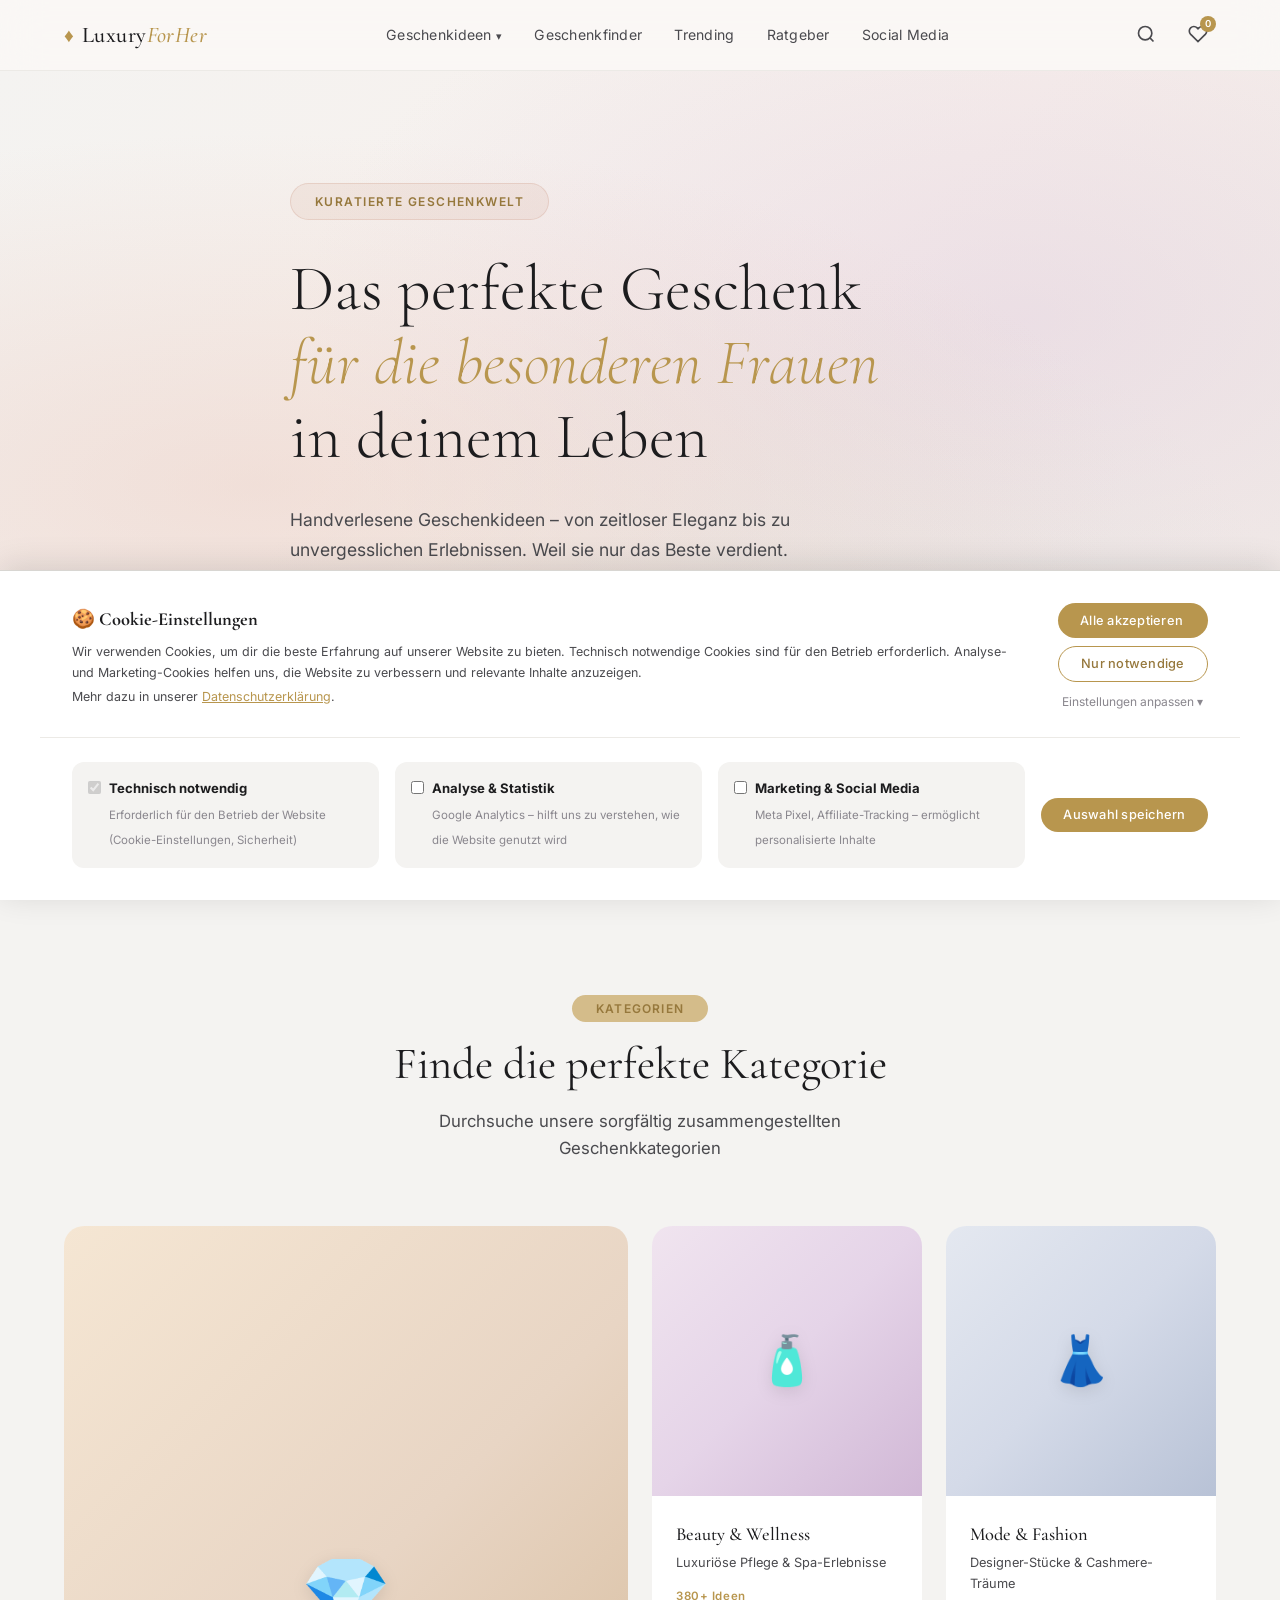
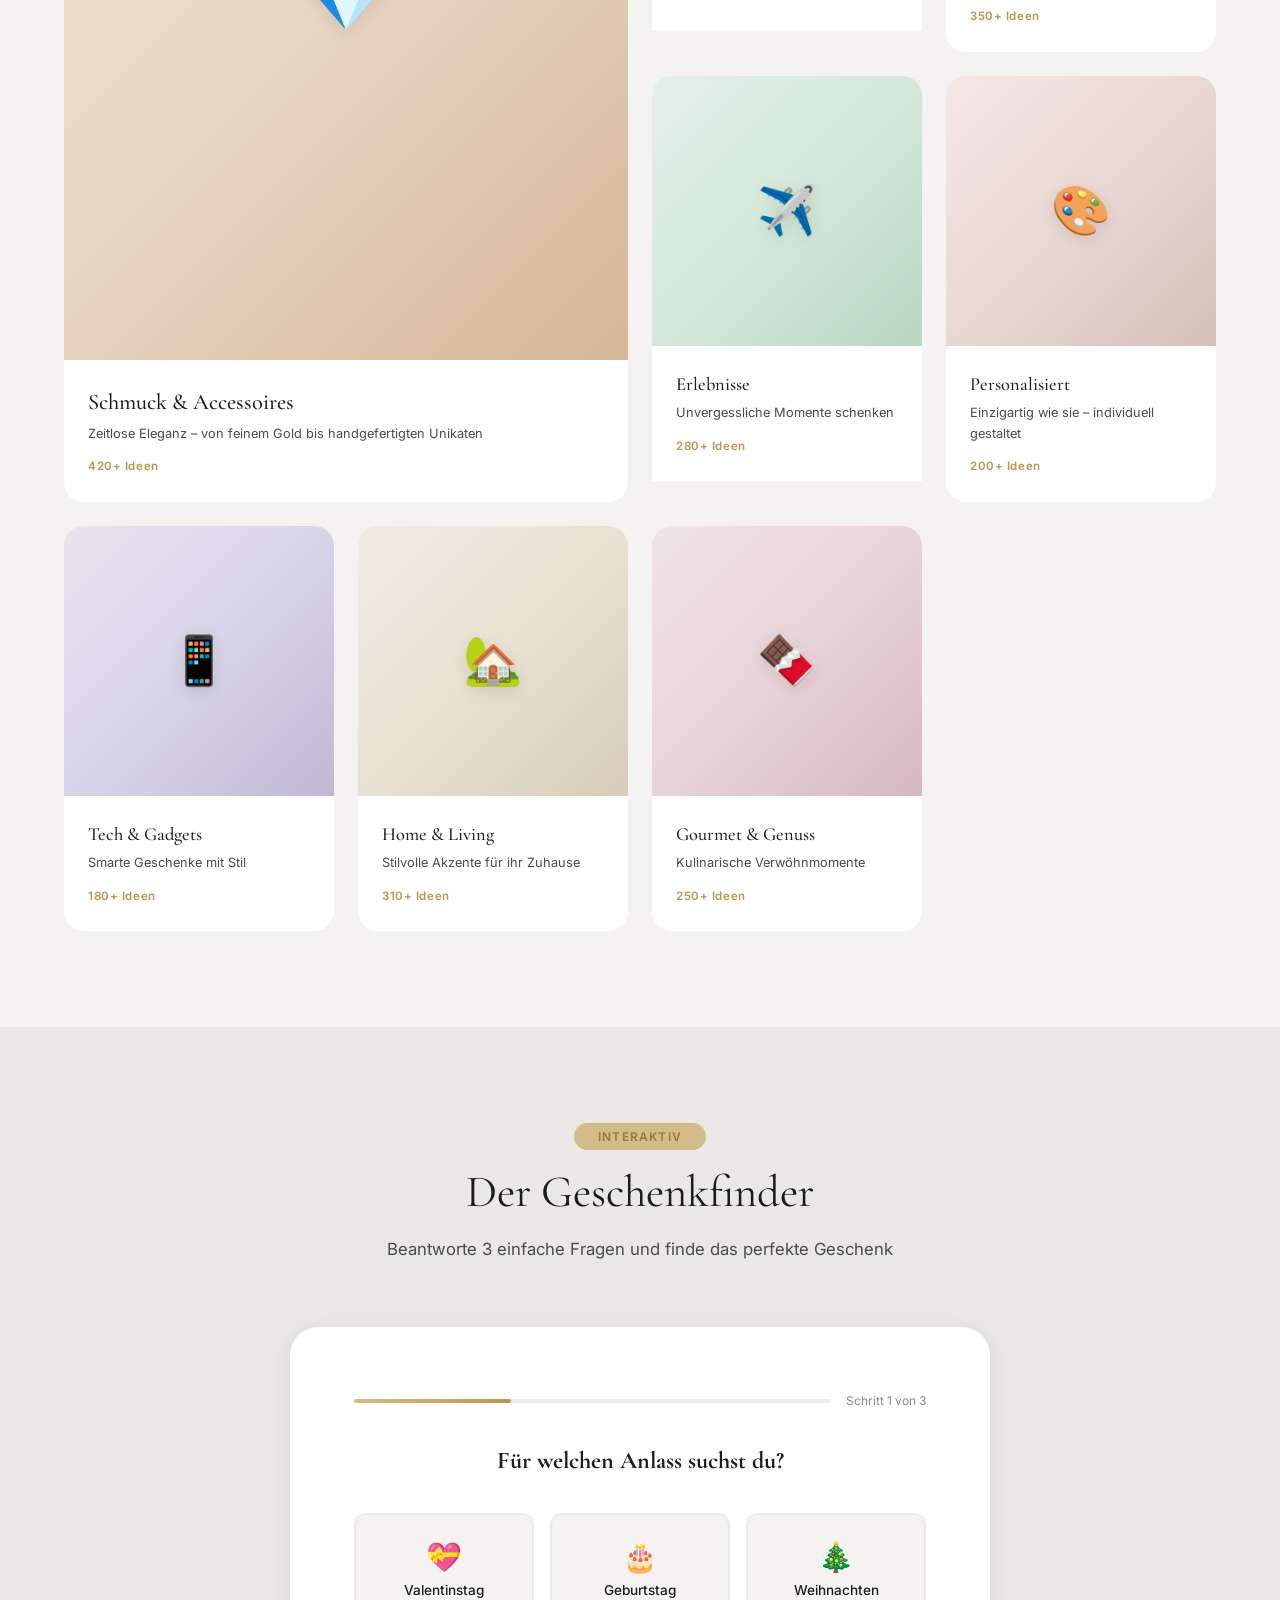
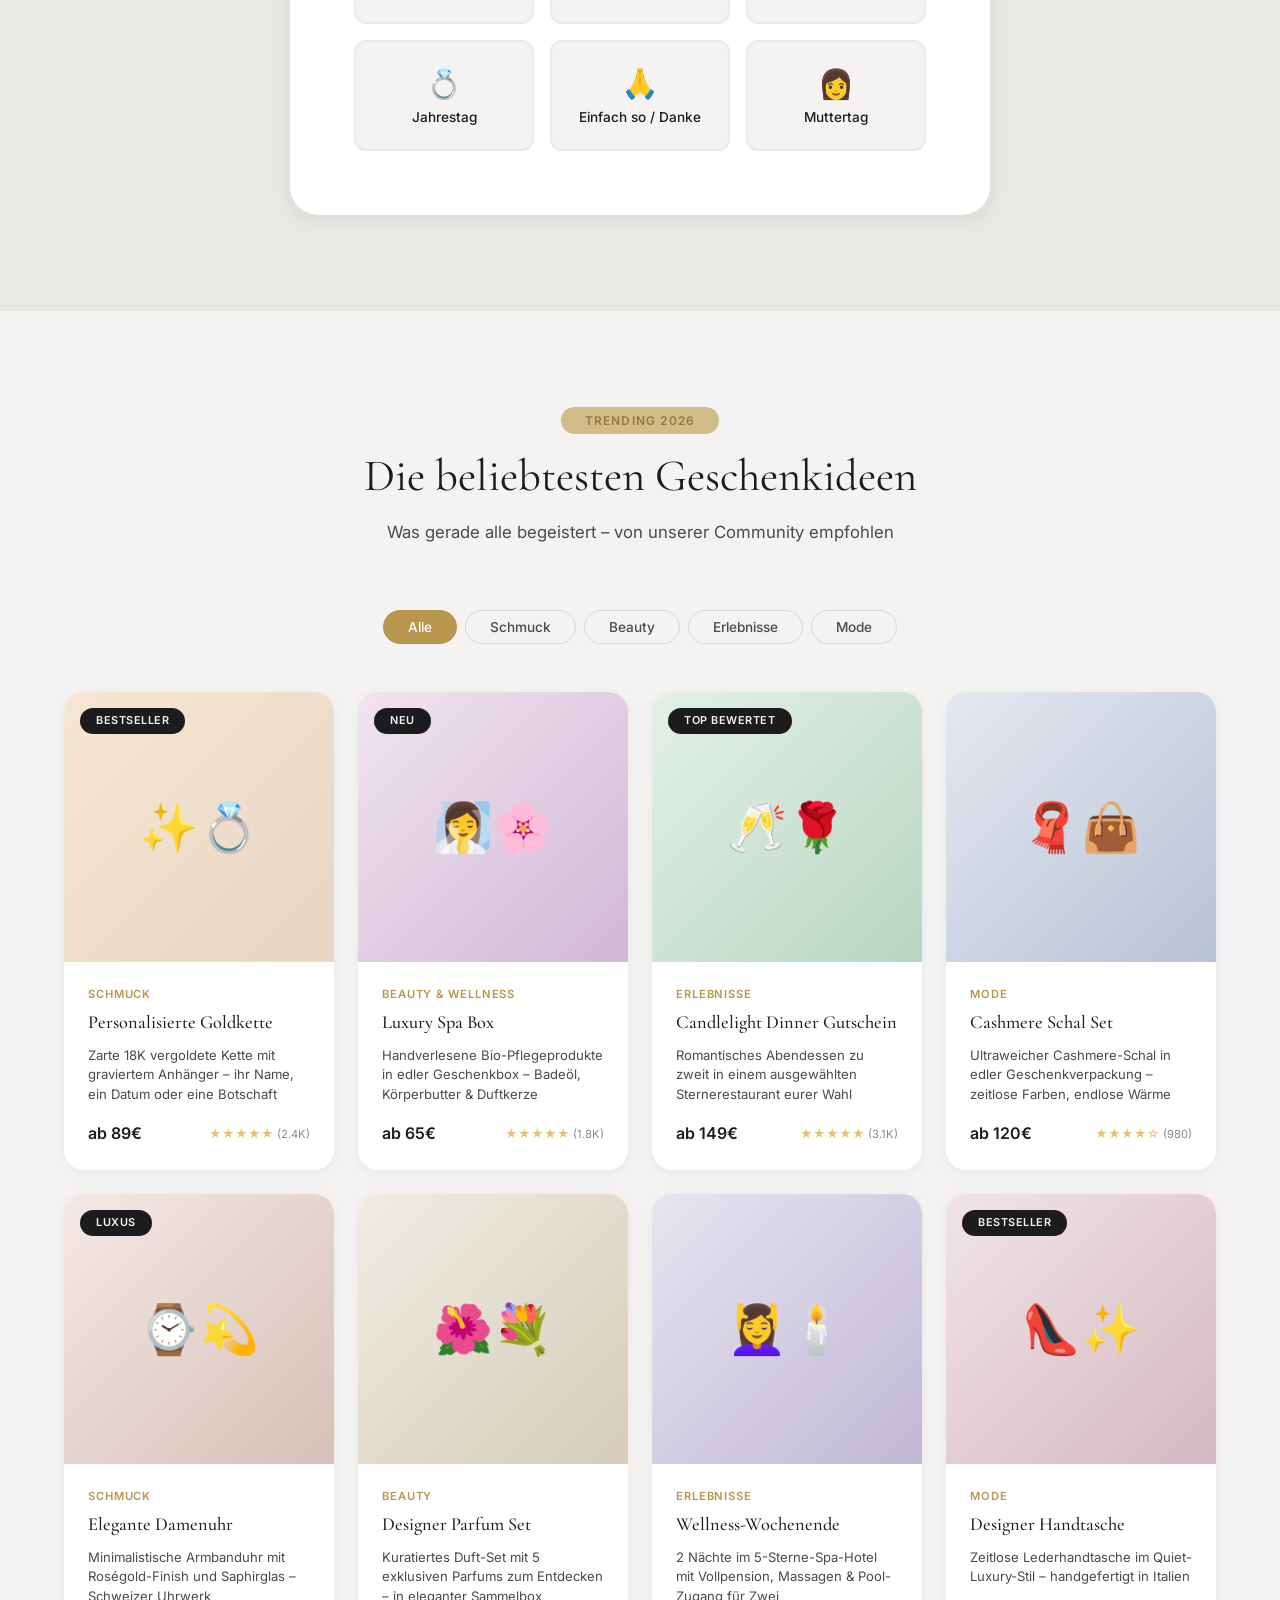
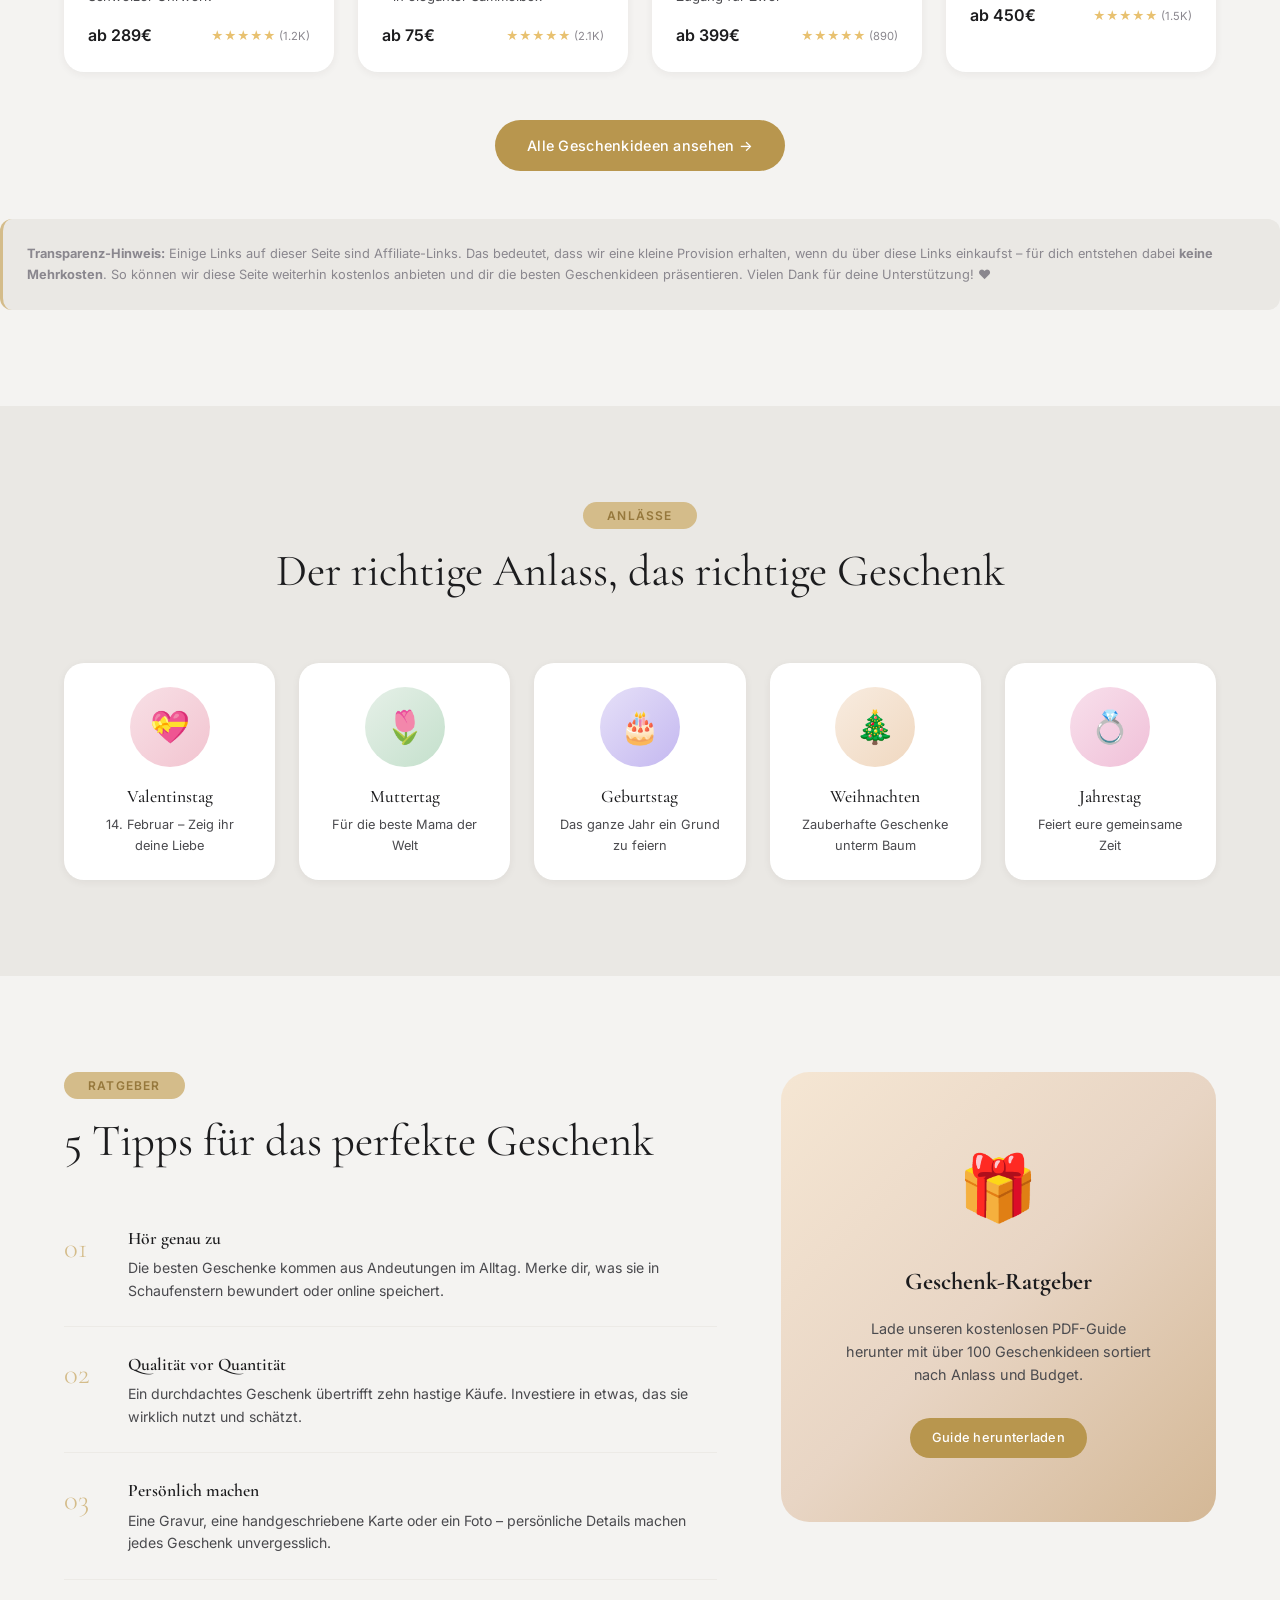
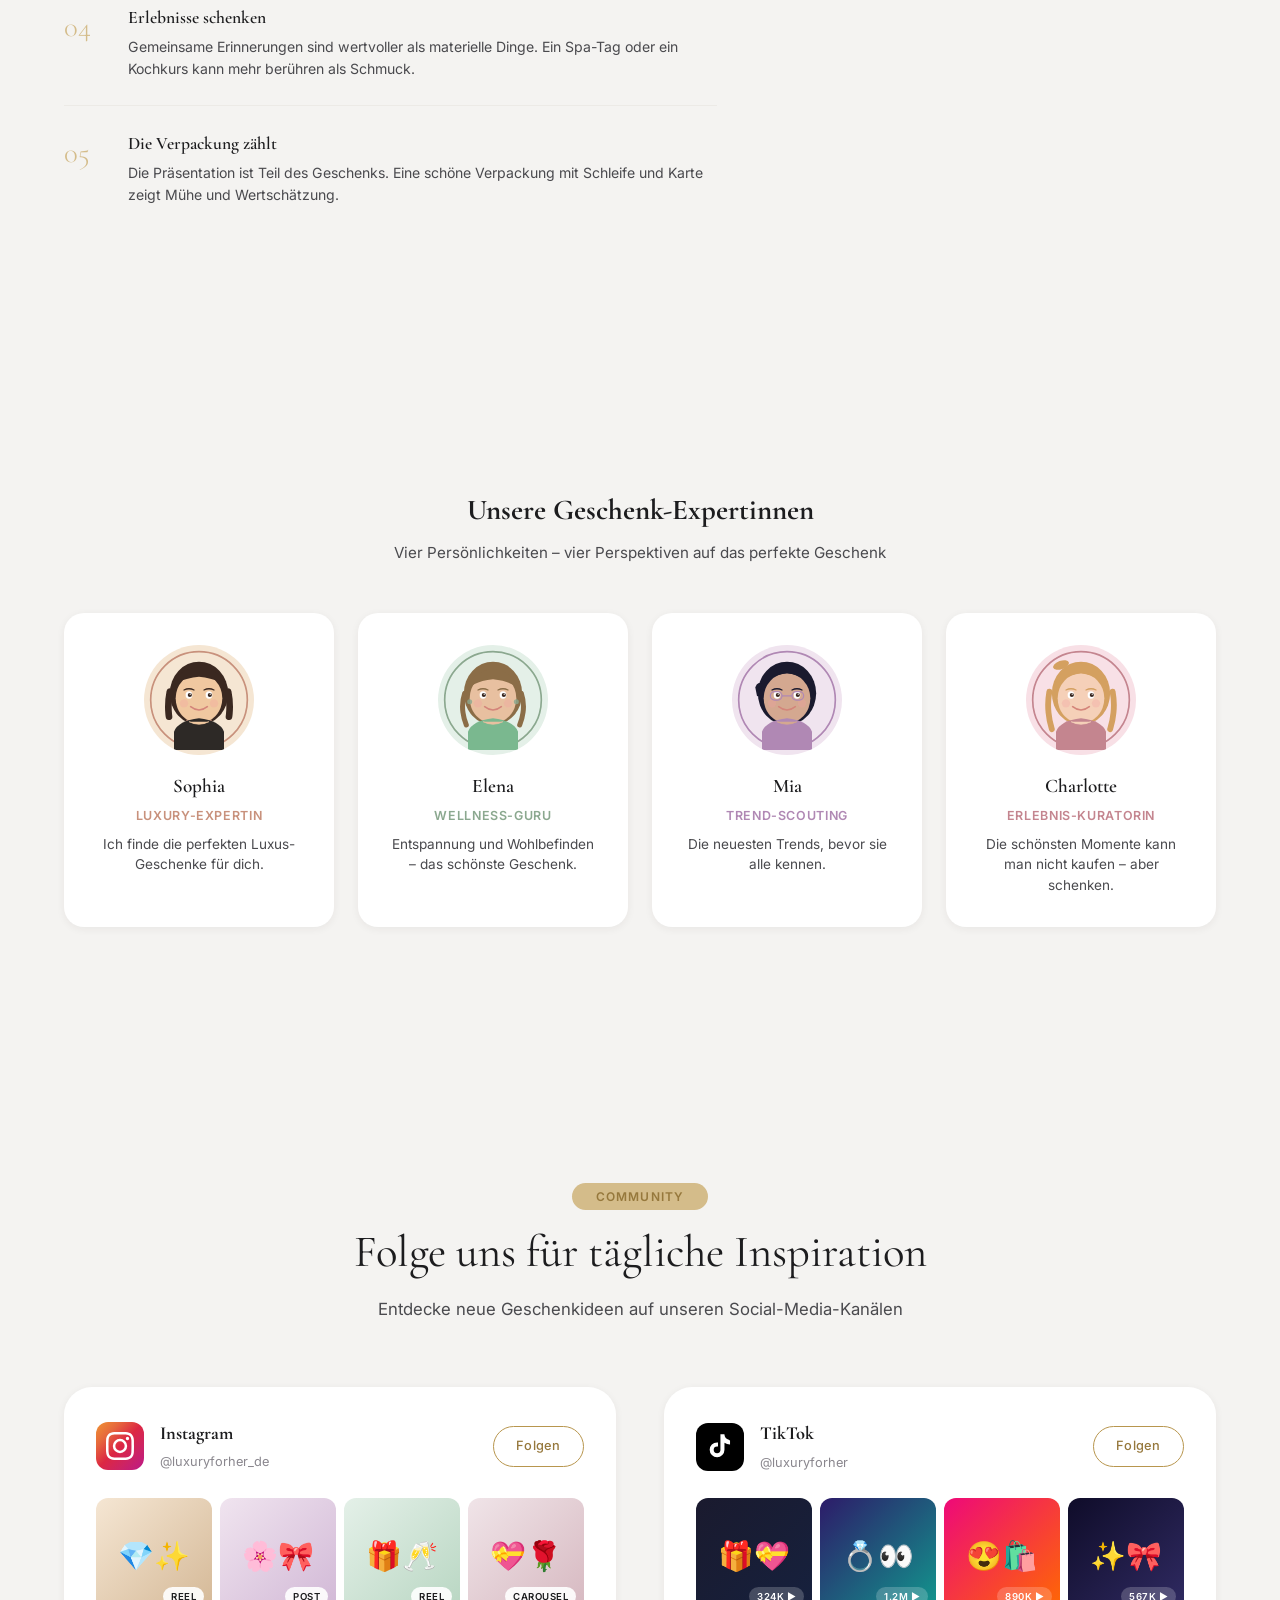
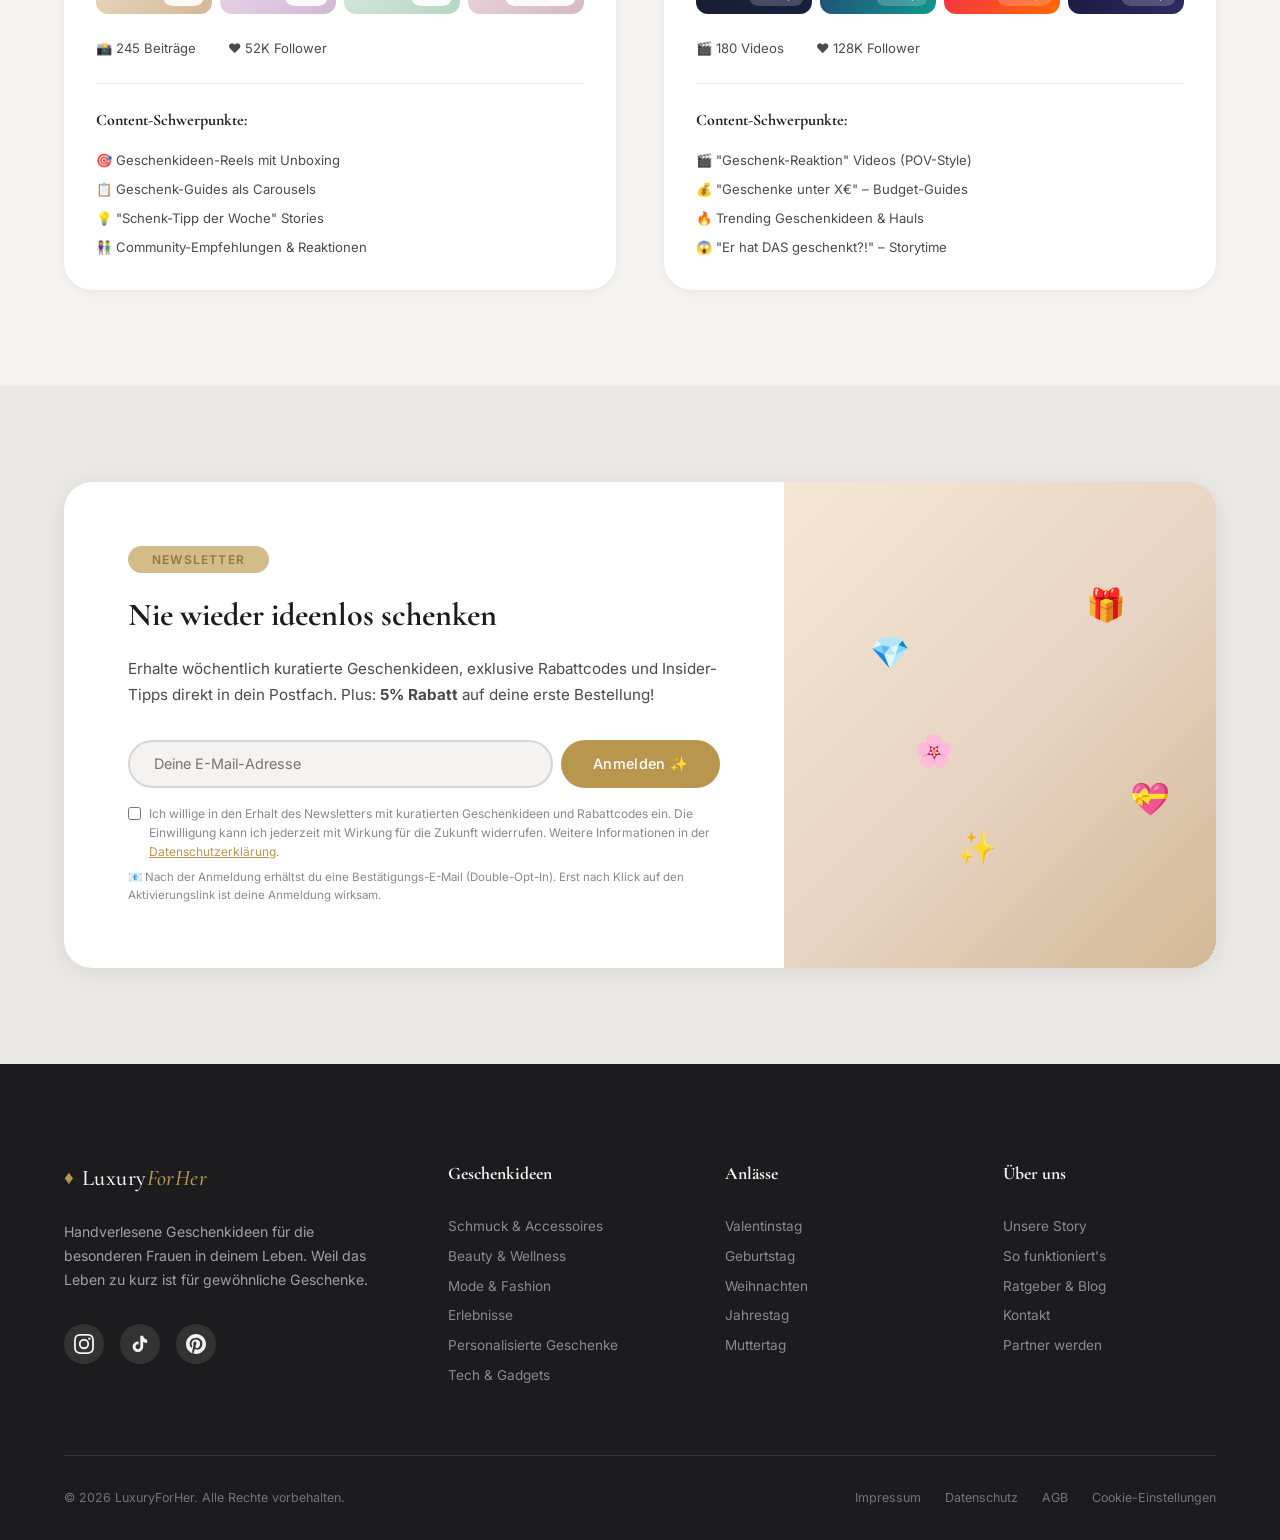
<file: index.html>
<!DOCTYPE html>
<html lang="de">
<head>
    <meta charset="UTF-8">
    <meta name="viewport" content="width=device-width, initial-scale=1.0">
    <title>LuxuryForHer – Exklusive Geschenkideen für Frauen</title>
    <meta name="description" content="Entdecke handverlesene Geschenkideen für Frauen. Von luxuriöser Schmuckkunst bis hin zu personalisierten Erlebnissen – finde das perfekte Geschenk für sie.">
    <meta name="keywords" content="Geschenke für Frauen, Luxus Geschenke, Geschenkideen, Valentinstag, Geburtstag, Weihnachten">
    <meta property="og:title" content="LuxuryForHer – Exklusive Geschenkideen für Frauen">
    <meta property="og:description" content="Handverlesene Geschenkideen für die besonderen Frauen in deinem Leben.">
    <meta property="og:type" content="website">
    <link rel="preconnect" href="https://fonts.googleapis.com">
    <link rel="preconnect" href="https://fonts.gstatic.com" crossorigin>
    <link href="https://fonts.googleapis.com/css2?family=Cormorant+Garamond:ital,wght@0,300;0,400;0,500;0,600;0,700;1,300;1,400&family=Inter:wght@300;400;500;600&display=swap" rel="stylesheet">
    <link rel="stylesheet" href="css/style.css">
    <link rel="stylesheet" href="css/avatars.css">
    <link rel="icon" href="data:image/svg+xml,<svg xmlns='http://www.w3.org/2000/svg' viewBox='0 0 100 100'><text y='.9em' font-size='90'>🎁</text></svg>">
</head>
<body>
    <!-- Navigation -->
    <header class="header" id="header">
        <nav class="nav container">
            <a href="index.html" class="nav__logo">
                <span class="logo-icon">♦</span>
                <span class="logo-text">Luxury<em>ForHer</em></span>
            </a>

            <div class="nav__menu" id="nav-menu">
                <ul class="nav__list">
                    <li class="nav__item nav__item--dropdown">
                        <a href="#kategorien" class="nav__link">Geschenkideen <span class="dropdown-arrow">▾</span></a>
                        <div class="dropdown">
                            <div class="dropdown__grid">
                                <div class="dropdown__column">
                                    <h4>Nach Anlass</h4>
                                    <a href="pages/kategorie.html?cat=valentinstag">Valentinstag</a>
                                    <a href="pages/kategorie.html?cat=geburtstag">Geburtstag</a>
                                    <a href="pages/kategorie.html?cat=weihnachten">Weihnachten</a>
                                    <a href="pages/kategorie.html?cat=jahrestag">Jahrestag</a>
                                    <a href="pages/kategorie.html?cat=muttertag">Muttertag</a>
                                </div>
                                <div class="dropdown__column">
                                    <h4>Nach Kategorie</h4>
                                    <a href="pages/kategorie.html?cat=schmuck">Schmuck & Accessoires</a>
                                    <a href="pages/kategorie.html?cat=beauty">Beauty & Wellness</a>
                                    <a href="pages/kategorie.html?cat=mode">Mode & Fashion</a>
                                    <a href="pages/kategorie.html?cat=erlebnisse">Erlebnisse</a>
                                    <a href="pages/kategorie.html?cat=tech">Tech & Gadgets</a>
                                </div>
                                <div class="dropdown__column">
                                    <h4>Nach Budget</h4>
                                    <a href="pages/kategorie.html?cat=unter50">Unter 50€</a>
                                    <a href="pages/kategorie.html?cat=50-150">50€ – 150€</a>
                                    <a href="pages/kategorie.html?cat=150-500">150€ – 500€</a>
                                    <a href="pages/kategorie.html?cat=luxus">Luxus 500€+</a>
                                </div>
                            </div>
                        </div>
                    </li>
                    <li class="nav__item"><a href="#geschenkfinder" class="nav__link">Geschenkfinder</a></li>
                    <li class="nav__item"><a href="#trending" class="nav__link">Trending</a></li>
                    <li class="nav__item"><a href="pages/ratgeber.html" class="nav__link">Ratgeber</a></li>
                    <li class="nav__item"><a href="#social" class="nav__link">Social Media</a></li>
                </ul>
                <button class="nav__close" id="nav-close" aria-label="Menü schließen">✕</button>
            </div>

            <div class="nav__actions">
                <button class="nav__search-btn" id="search-btn" aria-label="Suche">
                    <svg width="20" height="20" viewBox="0 0 24 24" fill="none" stroke="currentColor" stroke-width="2">
                        <circle cx="11" cy="11" r="8"/><path d="m21 21-4.3-4.3"/>
                    </svg>
                </button>
                <button class="nav__wishlist-btn" aria-label="Merkliste">
                    <svg width="20" height="20" viewBox="0 0 24 24" fill="none" stroke="currentColor" stroke-width="2">
                        <path d="M20.84 4.61a5.5 5.5 0 0 0-7.78 0L12 5.67l-1.06-1.06a5.5 5.5 0 0 0-7.78 7.78l1.06 1.06L12 21.23l7.78-7.78 1.06-1.06a5.5 5.5 0 0 0 0-7.78z"/>
                    </svg>
                    <span class="wishlist-count">0</span>
                </button>
                <button class="nav__toggle" id="nav-toggle" aria-label="Menü öffnen">
                    <span></span><span></span><span></span>
                </button>
            </div>
        </nav>
    </header>

    <!-- Search Overlay -->
    <div class="search-overlay" id="search-overlay">
        <div class="search-overlay__content">
            <button class="search-overlay__close" id="search-close" aria-label="Suche schließen">✕</button>
            <h2>Was suchst du?</h2>
            <div class="search-overlay__input-wrap">
                <input type="text" placeholder="z.B. Schmuck, Wellness, Valentinstag..." id="search-input" autocomplete="off">
                <button class="search-overlay__submit" aria-label="Suchen">→</button>
            </div>
            <div class="search-overlay__suggestions">
                <span>Beliebt:</span>
                <a href="#">Goldschmuck</a>
                <a href="#">Parfum</a>
                <a href="#">Spa-Erlebnis</a>
                <a href="#">Handtasche</a>
                <a href="#">Cashmere</a>
            </div>
        </div>
    </div>

    <!-- Hero Section -->
    <section class="hero">
        <div class="hero__bg">
            <div class="hero__gradient"></div>
        </div>
        <div class="hero__content container">
            <span class="hero__badge">Kuratierte Geschenkwelt</span>
            <h1 class="hero__title">
                Das perfekte Geschenk<br>
                <em>für die besonderen Frauen</em><br>
                in deinem Leben
            </h1>
            <p class="hero__subtitle">
                Handverlesene Geschenkideen – von zeitloser Eleganz bis zu unvergesslichen Erlebnissen.
                Weil sie nur das Beste verdient.
            </p>
            <div class="hero__actions">
                <a href="#geschenkfinder" class="btn btn--primary">Geschenkfinder starten</a>
                <a href="#kategorien" class="btn btn--outline">Alle Kategorien</a>
            </div>
            <div class="hero__trust">
                <div class="trust-item">
                    <span class="trust-number">2.500+</span>
                    <span class="trust-label">Geschenkideen</span>
                </div>
                <div class="trust-divider"></div>
                <div class="trust-item">
                    <span class="trust-number">50K+</span>
                    <span class="trust-label">Glückliche Paare</span>
                </div>
                <div class="trust-divider"></div>
                <div class="trust-item">
                    <span class="trust-number">4.9 ★</span>
                    <span class="trust-label">Bewertung</span>
                </div>
            </div>
        </div>
        <div class="hero__scroll">
            <span>Entdecken</span>
            <div class="scroll-line"></div>
        </div>
    </section>

    <!-- Categories Section -->
    <section class="categories section" id="kategorien">
        <div class="container">
            <div class="section__header">
                <span class="section__badge">Kategorien</span>
                <h2 class="section__title">Finde die perfekte Kategorie</h2>
                <p class="section__subtitle">Durchsuche unsere sorgfältig zusammengestellten Geschenkkategorien</p>
            </div>

            <div class="categories__grid">
                <a href="pages/kategorie.html?cat=schmuck" class="category-card category-card--large">
                    <div class="category-card__bg" style="background: linear-gradient(135deg, #f5e6d3 0%, #e8d5c4 50%, #d4b896 100%);">
                        <div class="category-card__icon">💎</div>
                    </div>
                    <div class="category-card__content">
                        <h3>Schmuck & Accessoires</h3>
                        <p>Zeitlose Eleganz – von feinem Gold bis handgefertigten Unikaten</p>
                        <span class="category-card__count">420+ Ideen</span>
                    </div>
                </a>

                <a href="pages/kategorie.html?cat=beauty" class="category-card">
                    <div class="category-card__bg" style="background: linear-gradient(135deg, #f0e4ef 0%, #e5d4e8 50%, #d1b8d6 100%);">
                        <div class="category-card__icon">🧴</div>
                    </div>
                    <div class="category-card__content">
                        <h3>Beauty & Wellness</h3>
                        <p>Luxuriöse Pflege & Spa-Erlebnisse</p>
                        <span class="category-card__count">380+ Ideen</span>
                    </div>
                </a>

                <a href="pages/kategorie.html?cat=mode" class="category-card">
                    <div class="category-card__bg" style="background: linear-gradient(135deg, #e4e8f0 0%, #d4dae8 50%, #b8c2d6 100%);">
                        <div class="category-card__icon">👗</div>
                    </div>
                    <div class="category-card__content">
                        <h3>Mode & Fashion</h3>
                        <p>Designer-Stücke & Cashmere-Träume</p>
                        <span class="category-card__count">350+ Ideen</span>
                    </div>
                </a>

                <a href="pages/kategorie.html?cat=erlebnisse" class="category-card">
                    <div class="category-card__bg" style="background: linear-gradient(135deg, #e4f0e8 0%, #d4e8da 50%, #b8d6c2 100%);">
                        <div class="category-card__icon">✈️</div>
                    </div>
                    <div class="category-card__content">
                        <h3>Erlebnisse</h3>
                        <p>Unvergessliche Momente schenken</p>
                        <span class="category-card__count">280+ Ideen</span>
                    </div>
                </a>

                <a href="pages/kategorie.html?cat=personalisiert" class="category-card">
                    <div class="category-card__bg" style="background: linear-gradient(135deg, #f5e8e4 0%, #e8d8d4 50%, #d6c0b8 100%);">
                        <div class="category-card__icon">🎨</div>
                    </div>
                    <div class="category-card__content">
                        <h3>Personalisiert</h3>
                        <p>Einzigartig wie sie – individuell gestaltet</p>
                        <span class="category-card__count">200+ Ideen</span>
                    </div>
                </a>

                <a href="pages/kategorie.html?cat=tech" class="category-card">
                    <div class="category-card__bg" style="background: linear-gradient(135deg, #e8e4f0 0%, #d8d4e8 50%, #c0b8d6 100%);">
                        <div class="category-card__icon">📱</div>
                    </div>
                    <div class="category-card__content">
                        <h3>Tech & Gadgets</h3>
                        <p>Smarte Geschenke mit Stil</p>
                        <span class="category-card__count">180+ Ideen</span>
                    </div>
                </a>

                <a href="pages/kategorie.html?cat=home" class="category-card">
                    <div class="category-card__bg" style="background: linear-gradient(135deg, #f0ece4 0%, #e8e2d4 50%, #d6ccb8 100%);">
                        <div class="category-card__icon">🏡</div>
                    </div>
                    <div class="category-card__content">
                        <h3>Home & Living</h3>
                        <p>Stilvolle Akzente für ihr Zuhause</p>
                        <span class="category-card__count">310+ Ideen</span>
                    </div>
                </a>

                <a href="pages/kategorie.html?cat=gourmet" class="category-card">
                    <div class="category-card__bg" style="background: linear-gradient(135deg, #f0e4e8 0%, #e8d4d8 50%, #d6b8c0 100%);">
                        <div class="category-card__icon">🍫</div>
                    </div>
                    <div class="category-card__content">
                        <h3>Gourmet & Genuss</h3>
                        <p>Kulinarische Verwöhnmomente</p>
                        <span class="category-card__count">250+ Ideen</span>
                    </div>
                </a>
            </div>
        </div>
    </section>

    <!-- Gift Finder Section -->
    <section class="gift-finder section" id="geschenkfinder">
        <div class="container">
            <div class="section__header">
                <span class="section__badge">Interaktiv</span>
                <h2 class="section__title">Der Geschenkfinder</h2>
                <p class="section__subtitle">Beantworte 3 einfache Fragen und finde das perfekte Geschenk</p>
            </div>

            <div class="finder" id="finder">
                <!-- Step 1: Occasion -->
                <div class="finder__step active" data-step="1">
                    <div class="finder__progress">
                        <div class="progress-bar">
                            <div class="progress-fill" style="width: 33%"></div>
                        </div>
                        <span>Schritt 1 von 3</span>
                    </div>
                    <h3>Für welchen Anlass suchst du?</h3>
                    <div class="finder__options">
                        <button class="finder__option" data-value="valentinstag" data-next="2">
                            <span class="finder__option-icon">💝</span>
                            <span class="finder__option-text">Valentinstag</span>
                        </button>
                        <button class="finder__option" data-value="geburtstag" data-next="2">
                            <span class="finder__option-icon">🎂</span>
                            <span class="finder__option-text">Geburtstag</span>
                        </button>
                        <button class="finder__option" data-value="weihnachten" data-next="2">
                            <span class="finder__option-icon">🎄</span>
                            <span class="finder__option-text">Weihnachten</span>
                        </button>
                        <button class="finder__option" data-value="jahrestag" data-next="2">
                            <span class="finder__option-icon">💍</span>
                            <span class="finder__option-text">Jahrestag</span>
                        </button>
                        <button class="finder__option" data-value="danke" data-next="2">
                            <span class="finder__option-icon">🙏</span>
                            <span class="finder__option-text">Einfach so / Danke</span>
                        </button>
                        <button class="finder__option" data-value="muttertag" data-next="2">
                            <span class="finder__option-icon">👩</span>
                            <span class="finder__option-text">Muttertag</span>
                        </button>
                    </div>
                </div>

                <!-- Step 2: Budget -->
                <div class="finder__step" data-step="2">
                    <div class="finder__progress">
                        <div class="progress-bar">
                            <div class="progress-fill" style="width: 66%"></div>
                        </div>
                        <span>Schritt 2 von 3</span>
                    </div>
                    <h3>Wie viel möchtest du ausgeben?</h3>
                    <div class="finder__options">
                        <button class="finder__option" data-value="unter30" data-next="3">
                            <span class="finder__option-icon">💰</span>
                            <span class="finder__option-text">Unter 30€</span>
                        </button>
                        <button class="finder__option" data-value="30-75" data-next="3">
                            <span class="finder__option-icon">💰💰</span>
                            <span class="finder__option-text">30€ – 75€</span>
                        </button>
                        <button class="finder__option" data-value="75-200" data-next="3">
                            <span class="finder__option-icon">💰💰💰</span>
                            <span class="finder__option-text">75€ – 200€</span>
                        </button>
                        <button class="finder__option" data-value="200plus" data-next="3">
                            <span class="finder__option-icon">💎</span>
                            <span class="finder__option-text">200€+</span>
                        </button>
                    </div>
                    <button class="finder__back" data-back="1">← Zurück</button>
                </div>

                <!-- Step 3: Interest -->
                <div class="finder__step" data-step="3">
                    <div class="finder__progress">
                        <div class="progress-bar">
                            <div class="progress-fill" style="width: 100%"></div>
                        </div>
                        <span>Schritt 3 von 3</span>
                    </div>
                    <h3>Was interessiert sie am meisten?</h3>
                    <div class="finder__options">
                        <button class="finder__option" data-value="fashion" data-next="result">
                            <span class="finder__option-icon">👗</span>
                            <span class="finder__option-text">Mode & Style</span>
                        </button>
                        <button class="finder__option" data-value="wellness" data-next="result">
                            <span class="finder__option-icon">🧘</span>
                            <span class="finder__option-text">Wellness & Selfcare</span>
                        </button>
                        <button class="finder__option" data-value="abenteuer" data-next="result">
                            <span class="finder__option-icon">🌍</span>
                            <span class="finder__option-text">Reisen & Abenteuer</span>
                        </button>
                        <button class="finder__option" data-value="kreativ" data-next="result">
                            <span class="finder__option-icon">🎨</span>
                            <span class="finder__option-text">Kunst & Kreatives</span>
                        </button>
                        <button class="finder__option" data-value="kulinarik" data-next="result">
                            <span class="finder__option-icon">🍷</span>
                            <span class="finder__option-text">Kulinarik & Genuss</span>
                        </button>
                        <button class="finder__option" data-value="technik" data-next="result">
                            <span class="finder__option-icon">📱</span>
                            <span class="finder__option-text">Technik & Smart Home</span>
                        </button>
                    </div>
                    <button class="finder__back" data-back="2">← Zurück</button>
                </div>

                <!-- Results -->
                <div class="finder__step" data-step="result">
                    <div class="finder__result">
                        <h3>🎉 Deine persönlichen Empfehlungen</h3>
                        <div class="finder__results-grid" id="finder-results">
                            <!-- Filled by JS -->
                        </div>
                        <button class="finder__back" data-back="1" onclick="resetFinder()">🔄 Nochmal starten</button>
                    </div>
                </div>
            </div>
        </div>
    </section>

    <!-- Trending Section -->
    <section class="trending section" id="trending">
        <div class="container">
            <div class="section__header">
                <span class="section__badge">Trending 2026</span>
                <h2 class="section__title">Die beliebtesten Geschenkideen</h2>
                <p class="section__subtitle">Was gerade alle begeistert – von unserer Community empfohlen</p>
            </div>

            <div class="trending__tabs">
                <button class="trending__tab active" data-tab="alle">Alle</button>
                <button class="trending__tab" data-tab="schmuck">Schmuck</button>
                <button class="trending__tab" data-tab="beauty">Beauty</button>
                <button class="trending__tab" data-tab="erlebnisse">Erlebnisse</button>
                <button class="trending__tab" data-tab="mode">Mode</button>
            </div>

            <div class="trending__grid" id="trending-grid">
                <!-- Product Card 1 -->
                <article class="product-card" data-category="schmuck">
                    <div class="product-card__image" style="background: linear-gradient(135deg, #f5e6d3, #e8d5c4);">
                        <span class="product-card__emoji">✨💍</span>
                        <span class="product-card__badge">Bestseller</span>
                        <button class="product-card__wishlist" aria-label="Auf Merkliste">♡</button>
                    </div>
                    <div class="product-card__content">
                        <span class="product-card__category">Schmuck</span>
                        <h3>Personalisierte Goldkette</h3>
                        <p>Zarte 18K vergoldete Kette mit graviertem Anhänger – ihr Name, ein Datum oder eine Botschaft</p>
                        <div class="product-card__footer">
                            <span class="product-card__price">ab 89€</span>
                            <div class="product-card__rating">★★★★★ <span>(2.4K)</span></div>
                        </div>
                    </div>
                </article>

                <!-- Product Card 2 -->
                <article class="product-card" data-category="beauty">
                    <div class="product-card__image" style="background: linear-gradient(135deg, #f0e4ef, #d1b8d6);">
                        <span class="product-card__emoji">🧖‍♀️🌸</span>
                        <span class="product-card__badge">Neu</span>
                        <button class="product-card__wishlist" aria-label="Auf Merkliste">♡</button>
                    </div>
                    <div class="product-card__content">
                        <span class="product-card__category">Beauty & Wellness</span>
                        <h3>Luxury Spa Box</h3>
                        <p>Handverlesene Bio-Pflegeprodukte in edler Geschenkbox – Badeöl, Körperbutter & Duftkerze</p>
                        <div class="product-card__footer">
                            <span class="product-card__price">ab 65€</span>
                            <div class="product-card__rating">★★★★★ <span>(1.8K)</span></div>
                        </div>
                    </div>
                </article>

                <!-- Product Card 3 -->
                <article class="product-card" data-category="erlebnisse">
                    <div class="product-card__image" style="background: linear-gradient(135deg, #e4f0e8, #b8d6c2);">
                        <span class="product-card__emoji">🥂🌹</span>
                        <span class="product-card__badge">Top bewertet</span>
                        <button class="product-card__wishlist" aria-label="Auf Merkliste">♡</button>
                    </div>
                    <div class="product-card__content">
                        <span class="product-card__category">Erlebnisse</span>
                        <h3>Candlelight Dinner Gutschein</h3>
                        <p>Romantisches Abendessen zu zweit in einem ausgewählten Sternerestaurant eurer Wahl</p>
                        <div class="product-card__footer">
                            <span class="product-card__price">ab 149€</span>
                            <div class="product-card__rating">★★★★★ <span>(3.1K)</span></div>
                        </div>
                    </div>
                </article>

                <!-- Product Card 4 -->
                <article class="product-card" data-category="mode">
                    <div class="product-card__image" style="background: linear-gradient(135deg, #e4e8f0, #b8c2d6);">
                        <span class="product-card__emoji">🧣👜</span>
                        <button class="product-card__wishlist" aria-label="Auf Merkliste">♡</button>
                    </div>
                    <div class="product-card__content">
                        <span class="product-card__category">Mode</span>
                        <h3>Cashmere Schal Set</h3>
                        <p>Ultraweicher Cashmere-Schal in edler Geschenkverpackung – zeitlose Farben, endlose Wärme</p>
                        <div class="product-card__footer">
                            <span class="product-card__price">ab 120€</span>
                            <div class="product-card__rating">★★★★☆ <span>(980)</span></div>
                        </div>
                    </div>
                </article>

                <!-- Product Card 5 -->
                <article class="product-card" data-category="schmuck">
                    <div class="product-card__image" style="background: linear-gradient(135deg, #f5e8e4, #d6c0b8);">
                        <span class="product-card__emoji">⌚💫</span>
                        <span class="product-card__badge">Luxus</span>
                        <button class="product-card__wishlist" aria-label="Auf Merkliste">♡</button>
                    </div>
                    <div class="product-card__content">
                        <span class="product-card__category">Schmuck</span>
                        <h3>Elegante Damenuhr</h3>
                        <p>Minimalistische Armbanduhr mit Roségold-Finish und Saphirglas – Schweizer Uhrwerk</p>
                        <div class="product-card__footer">
                            <span class="product-card__price">ab 289€</span>
                            <div class="product-card__rating">★★★★★ <span>(1.2K)</span></div>
                        </div>
                    </div>
                </article>

                <!-- Product Card 6 -->
                <article class="product-card" data-category="beauty">
                    <div class="product-card__image" style="background: linear-gradient(135deg, #f0ece4, #d6ccb8);">
                        <span class="product-card__emoji">🌺💐</span>
                        <button class="product-card__wishlist" aria-label="Auf Merkliste">♡</button>
                    </div>
                    <div class="product-card__content">
                        <span class="product-card__category">Beauty</span>
                        <h3>Designer Parfum Set</h3>
                        <p>Kuratiertes Duft-Set mit 5 exklusiven Parfums zum Entdecken – in eleganter Sammelbox</p>
                        <div class="product-card__footer">
                            <span class="product-card__price">ab 75€</span>
                            <div class="product-card__rating">★★★★★ <span>(2.1K)</span></div>
                        </div>
                    </div>
                </article>

                <!-- Product Card 7 -->
                <article class="product-card" data-category="erlebnisse">
                    <div class="product-card__image" style="background: linear-gradient(135deg, #e8e4f0, #c0b8d6);">
                        <span class="product-card__emoji">💆‍♀️🕯️</span>
                        <button class="product-card__wishlist" aria-label="Auf Merkliste">♡</button>
                    </div>
                    <div class="product-card__content">
                        <span class="product-card__category">Erlebnisse</span>
                        <h3>Wellness-Wochenende</h3>
                        <p>2 Nächte im 5-Sterne-Spa-Hotel mit Vollpension, Massagen & Pool-Zugang für Zwei</p>
                        <div class="product-card__footer">
                            <span class="product-card__price">ab 399€</span>
                            <div class="product-card__rating">★★★★★ <span>(890)</span></div>
                        </div>
                    </div>
                </article>

                <!-- Product Card 8 -->
                <article class="product-card" data-category="mode">
                    <div class="product-card__image" style="background: linear-gradient(135deg, #f0e4e8, #d6b8c0);">
                        <span class="product-card__emoji">👠✨</span>
                        <span class="product-card__badge">Bestseller</span>
                        <button class="product-card__wishlist" aria-label="Auf Merkliste">♡</button>
                    </div>
                    <div class="product-card__content">
                        <span class="product-card__category">Mode</span>
                        <h3>Designer Handtasche</h3>
                        <p>Zeitlose Lederhandtasche im Quiet-Luxury-Stil – handgefertigt in Italien</p>
                        <div class="product-card__footer">
                            <span class="product-card__price">ab 450€</span>
                            <div class="product-card__rating">★★★★★ <span>(1.5K)</span></div>
                        </div>
                    </div>
                </article>
            </div>

            <div class="trending__cta">
                <a href="pages/kategorie.html" class="btn btn--primary">Alle Geschenkideen ansehen →</a>
            </div>
        </div>
    </section>

    <!-- Occasion Highlights -->
    <section class="occasions section">
        <div class="container">
            <div class="section__header">
                <span class="section__badge">Anlässe</span>
                <h2 class="section__title">Der richtige Anlass, das richtige Geschenk</h2>
            </div>

            <div class="occasions__grid">
                <a href="pages/kategorie.html?cat=valentinstag" class="occasion-card">
                    <div class="occasion-card__visual" style="background: linear-gradient(135deg, #f8e0e6, #f2c4d0);">
                        <span>💝</span>
                    </div>
                    <h3>Valentinstag</h3>
                    <p>14. Februar – Zeig ihr deine Liebe</p>
                </a>
                <a href="pages/kategorie.html?cat=muttertag" class="occasion-card">
                    <div class="occasion-card__visual" style="background: linear-gradient(135deg, #e6f0e8, #c4e0cc);">
                        <span>🌷</span>
                    </div>
                    <h3>Muttertag</h3>
                    <p>Für die beste Mama der Welt</p>
                </a>
                <a href="pages/kategorie.html?cat=geburtstag" class="occasion-card">
                    <div class="occasion-card__visual" style="background: linear-gradient(135deg, #e6e0f8, #c4b8f0);">
                        <span>🎂</span>
                    </div>
                    <h3>Geburtstag</h3>
                    <p>Das ganze Jahr ein Grund zu feiern</p>
                </a>
                <a href="pages/kategorie.html?cat=weihnachten" class="occasion-card">
                    <div class="occasion-card__visual" style="background: linear-gradient(135deg, #f8ece0, #f0d8c0);">
                        <span>🎄</span>
                    </div>
                    <h3>Weihnachten</h3>
                    <p>Zauberhafte Geschenke unterm Baum</p>
                </a>
                <a href="pages/kategorie.html?cat=jahrestag" class="occasion-card">
                    <div class="occasion-card__visual" style="background: linear-gradient(135deg, #f8e0ec, #f0c0d8);">
                        <span>💍</span>
                    </div>
                    <h3>Jahrestag</h3>
                    <p>Feiert eure gemeinsame Zeit</p>
                </a>
            </div>
        </div>
    </section>

    <!-- Guide / Tips Section -->
    <section class="guide section">
        <div class="container">
            <div class="guide__layout">
                <div class="guide__content">
                    <span class="section__badge">Ratgeber</span>
                    <h2 class="section__title">5 Tipps für das perfekte Geschenk</h2>
                    <div class="guide__tips">
                        <div class="guide__tip">
                            <span class="guide__tip-number">01</span>
                            <div>
                                <h4>Hör genau zu</h4>
                                <p>Die besten Geschenke kommen aus Andeutungen im Alltag. Merke dir, was sie in Schaufenstern bewundert oder online speichert.</p>
                            </div>
                        </div>
                        <div class="guide__tip">
                            <span class="guide__tip-number">02</span>
                            <div>
                                <h4>Qualität vor Quantität</h4>
                                <p>Ein durchdachtes Geschenk übertrifft zehn hastige Käufe. Investiere in etwas, das sie wirklich nutzt und schätzt.</p>
                            </div>
                        </div>
                        <div class="guide__tip">
                            <span class="guide__tip-number">03</span>
                            <div>
                                <h4>Persönlich machen</h4>
                                <p>Eine Gravur, eine handgeschriebene Karte oder ein Foto – persönliche Details machen jedes Geschenk unvergesslich.</p>
                            </div>
                        </div>
                        <div class="guide__tip">
                            <span class="guide__tip-number">04</span>
                            <div>
                                <h4>Erlebnisse schenken</h4>
                                <p>Gemeinsame Erinnerungen sind wertvoller als materielle Dinge. Ein Spa-Tag oder ein Kochkurs kann mehr berühren als Schmuck.</p>
                            </div>
                        </div>
                        <div class="guide__tip">
                            <span class="guide__tip-number">05</span>
                            <div>
                                <h4>Die Verpackung zählt</h4>
                                <p>Die Präsentation ist Teil des Geschenks. Eine schöne Verpackung mit Schleife und Karte zeigt Mühe und Wertschätzung.</p>
                            </div>
                        </div>
                    </div>
                </div>
                <div class="guide__visual">
                    <div class="guide__visual-card" style="background: linear-gradient(135deg, #f5e6d3 0%, #e8d5c4 50%, #d4b896 100%);">
                        <div class="guide__visual-content">
                            <span class="guide__visual-emoji">🎁</span>
                            <h3>Geschenk-Ratgeber</h3>
                            <p>Lade unseren kostenlosen PDF-Guide herunter mit über 100 Geschenkideen sortiert nach Anlass und Budget.</p>
                            <a href="#newsletter" class="btn btn--primary btn--small">Guide herunterladen</a>
                        </div>
                    </div>
                </div>
            </div>
        </div>
    </section>

    <!-- Avatar Team Section -->
    <section class="section" id="team">
        <div class="container" id="avatar-carousel-container">
            <!-- Rendered by JS: AvatarSystem.renderAvatarCarousel() -->
        </div>
    </section>

    <!-- Social Media Section -->
    <section class="social section" id="social">
        <div class="container">
            <div class="section__header">
                <span class="section__badge">Community</span>
                <h2 class="section__title">Folge uns für tägliche Inspiration</h2>
                <p class="section__subtitle">Entdecke neue Geschenkideen auf unseren Social-Media-Kanälen</p>
            </div>

            <div class="social__channels">
                <!-- Instagram -->
                <div class="social-channel">
                    <div class="social-channel__header">
                        <div class="social-channel__icon social-channel__icon--instagram">
                            <svg width="28" height="28" viewBox="0 0 24 24" fill="currentColor">
                                <path d="M12 2.163c3.204 0 3.584.012 4.85.07 3.252.148 4.771 1.691 4.919 4.919.058 1.265.069 1.645.069 4.849 0 3.205-.012 3.584-.069 4.849-.149 3.225-1.664 4.771-4.919 4.919-1.266.058-1.644.07-4.85.07-3.204 0-3.584-.012-4.849-.07-3.26-.149-4.771-1.699-4.919-4.92-.058-1.265-.07-1.644-.07-4.849 0-3.204.013-3.583.07-4.849.149-3.227 1.664-4.771 4.919-4.919 1.266-.057 1.645-.069 4.849-.069zM12 0C8.741 0 8.333.014 7.053.072 2.695.272.273 2.69.073 7.052.014 8.333 0 8.741 0 12c0 3.259.014 3.668.072 4.948.2 4.358 2.618 6.78 6.98 6.98C8.333 23.986 8.741 24 12 24c3.259 0 3.668-.014 4.948-.072 4.354-.2 6.782-2.618 6.979-6.98.059-1.28.073-1.689.073-4.948 0-3.259-.014-3.667-.072-4.947-.196-4.354-2.617-6.78-6.979-6.98C15.668.014 15.259 0 12 0zm0 5.838a6.162 6.162 0 100 12.324 6.162 6.162 0 000-12.324zM12 16a4 4 0 110-8 4 4 0 010 8zm6.406-11.845a1.44 1.44 0 100 2.881 1.44 1.44 0 000-2.881z"/>
                            </svg>
                        </div>
                        <div class="social-channel__info">
                            <h3>Instagram</h3>
                            <span>@luxuryforher_de</span>
                        </div>
                        <a href="https://instagram.com/luxuryforher_de" target="_blank" rel="noopener" class="btn btn--small btn--outline">Folgen</a>
                    </div>
                    <div class="social-channel__grid">
                        <div class="social-post" style="background: linear-gradient(135deg, #f5e6d3, #d4b896);">
                            <span class="social-post__emoji">💎✨</span>
                            <span class="social-post__type">Reel</span>
                        </div>
                        <div class="social-post" style="background: linear-gradient(135deg, #f0e4ef, #d1b8d6);">
                            <span class="social-post__emoji">🌸🎀</span>
                            <span class="social-post__type">Post</span>
                        </div>
                        <div class="social-post" style="background: linear-gradient(135deg, #e4f0e8, #b8d6c2);">
                            <span class="social-post__emoji">🎁🥂</span>
                            <span class="social-post__type">Reel</span>
                        </div>
                        <div class="social-post" style="background: linear-gradient(135deg, #f0e4e8, #d6b8c0);">
                            <span class="social-post__emoji">💝🌹</span>
                            <span class="social-post__type">Carousel</span>
                        </div>
                    </div>
                    <div class="social-channel__stats">
                        <span>📸 245 Beiträge</span>
                        <span>❤️ 52K Follower</span>
                    </div>
                    <div class="social-channel__content-ideas">
                        <h4>Content-Schwerpunkte:</h4>
                        <ul>
                            <li>🎯 Geschenkideen-Reels mit Unboxing</li>
                            <li>📋 Geschenk-Guides als Carousels</li>
                            <li>💡 "Schenk-Tipp der Woche" Stories</li>
                            <li>👫 Community-Empfehlungen & Reaktionen</li>
                        </ul>
                    </div>
                </div>

                <!-- TikTok -->
                <div class="social-channel">
                    <div class="social-channel__header">
                        <div class="social-channel__icon social-channel__icon--tiktok">
                            <svg width="28" height="28" viewBox="0 0 24 24" fill="currentColor">
                                <path d="M19.59 6.69a4.83 4.83 0 01-3.77-4.25V2h-3.45v13.67a2.89 2.89 0 01-2.88 2.5 2.89 2.89 0 01-2.89-2.89 2.89 2.89 0 012.89-2.89c.28 0 .54.04.79.1V9.01a6.27 6.27 0 00-.79-.05 6.34 6.34 0 00-6.34 6.34 6.34 6.34 0 006.34 6.34 6.34 6.34 0 006.34-6.34V9.17a8.16 8.16 0 004.77 1.52v-3.4a4.85 4.85 0 01-1.01-.6z"/>
                            </svg>
                        </div>
                        <div class="social-channel__info">
                            <h3>TikTok</h3>
                            <span>@luxuryforher</span>
                        </div>
                        <a href="https://tiktok.com/@luxuryforher" target="_blank" rel="noopener" class="btn btn--small btn--outline">Folgen</a>
                    </div>
                    <div class="social-channel__grid">
                        <div class="social-post" style="background: linear-gradient(135deg, #1a1a2e, #16213e);">
                            <span class="social-post__emoji">🎁💝</span>
                            <span class="social-post__type social-post__type--dark">324K ▶</span>
                        </div>
                        <div class="social-post" style="background: linear-gradient(135deg, #2d1b69, #11998e);">
                            <span class="social-post__emoji">💍👀</span>
                            <span class="social-post__type social-post__type--dark">1.2M ▶</span>
                        </div>
                        <div class="social-post" style="background: linear-gradient(135deg, #ee0979, #ff6a00);">
                            <span class="social-post__emoji">😍🛍️</span>
                            <span class="social-post__type social-post__type--dark">890K ▶</span>
                        </div>
                        <div class="social-post" style="background: linear-gradient(135deg, #0f0c29, #302b63);">
                            <span class="social-post__emoji">✨🎀</span>
                            <span class="social-post__type social-post__type--dark">567K ▶</span>
                        </div>
                    </div>
                    <div class="social-channel__stats">
                        <span>🎬 180 Videos</span>
                        <span>❤️ 128K Follower</span>
                    </div>
                    <div class="social-channel__content-ideas">
                        <h4>Content-Schwerpunkte:</h4>
                        <ul>
                            <li>🎬 "Geschenk-Reaktion" Videos (POV-Style)</li>
                            <li>💰 "Geschenke unter X€" – Budget-Guides</li>
                            <li>🔥 Trending Geschenkideen & Hauls</li>
                            <li>😱 "Er hat DAS geschenkt?!" – Storytime</li>
                        </ul>
                    </div>
                </div>
            </div>
        </div>
    </section>

    <!-- Newsletter Section -->
    <section class="newsletter section" id="newsletter">
        <div class="container">
            <div class="newsletter__card">
                <div class="newsletter__content">
                    <span class="section__badge">Newsletter</span>
                    <h2>Nie wieder ideenlos schenken</h2>
                    <p>Erhalte wöchentlich kuratierte Geschenkideen, exklusive Rabattcodes und Insider-Tipps direkt in dein Postfach. Plus: <strong>5% Rabatt</strong> auf deine erste Bestellung!</p>
                    <form class="newsletter__form" id="newsletter-form">
                        <div class="newsletter__input-wrap">
                            <input type="email" placeholder="Deine E-Mail-Adresse" required aria-label="E-Mail-Adresse für Newsletter">
                            <button type="submit" class="btn btn--primary">Anmelden ✨</button>
                        </div>
                        <label class="newsletter__consent">
                            <input type="checkbox" required>
                            <span>Ich willige in den Erhalt des Newsletters mit kuratierten Geschenkideen und Rabattcodes ein. Die Einwilligung kann ich jederzeit mit Wirkung für die Zukunft widerrufen. Weitere Informationen in der <a href="pages/datenschutz.html#newsletter">Datenschutzerklärung</a>.</span>
                        </label>
                        <p class="newsletter__doi-hint">📧 Nach der Anmeldung erhältst du eine Bestätigungs-E-Mail (Double-Opt-In). Erst nach Klick auf den Aktivierungslink ist deine Anmeldung wirksam.</p>
                    </form>
                    <div class="newsletter__success" id="newsletter-success" hidden>
                        <span>🎉</span>
                        <h3>Fast geschafft!</h3>
                        <p>Wir haben dir eine <strong>Bestätigungs-E-Mail</strong> gesendet. Bitte klicke auf den Link in der E-Mail, um deine Anmeldung abzuschließen.</p>
                        <p class="newsletter__doi-note">Dein 5%-Rabattcode <strong>LUXHER5</strong> wird dir nach der Bestätigung zugesendet.</p>
                    </div>
                </div>
                <div class="newsletter__visual">
                    <div class="newsletter__emoji-float">
                        <span style="--delay: 0s; --x: 20%; --y: 30%;">💎</span>
                        <span style="--delay: 1s; --x: 70%; --y: 20%;">🎁</span>
                        <span style="--delay: 2s; --x: 40%; --y: 70%;">✨</span>
                        <span style="--delay: 3s; --x: 80%; --y: 60%;">💝</span>
                        <span style="--delay: 4s; --x: 30%; --y: 50%;">🌸</span>
                    </div>
                </div>
            </div>
        </div>
    </section>

    <!-- Footer -->
    <footer class="footer">
        <div class="container">
            <div class="footer__grid">
                <div class="footer__brand">
                    <a href="index.html" class="nav__logo">
                        <span class="logo-icon">♦</span>
                        <span class="logo-text">Luxury<em>ForHer</em></span>
                    </a>
                    <p>Handverlesene Geschenkideen für die besonderen Frauen in deinem Leben. Weil das Leben zu kurz ist für gewöhnliche Geschenke.</p>
                    <div class="footer__social">
                        <a href="https://instagram.com/luxuryforher_de" target="_blank" rel="noopener" aria-label="Instagram">
                            <svg width="20" height="20" viewBox="0 0 24 24" fill="currentColor"><path d="M12 2.163c3.204 0 3.584.012 4.85.07 3.252.148 4.771 1.691 4.919 4.919.058 1.265.069 1.645.069 4.849 0 3.205-.012 3.584-.069 4.849-.149 3.225-1.664 4.771-4.919 4.919-1.266.058-1.644.07-4.85.07-3.204 0-3.584-.012-4.849-.07-3.26-.149-4.771-1.699-4.919-4.92-.058-1.265-.07-1.644-.07-4.849 0-3.204.013-3.583.07-4.849.149-3.227 1.664-4.771 4.919-4.919 1.266-.057 1.645-.069 4.849-.069zM12 0C8.741 0 8.333.014 7.053.072 2.695.272.273 2.69.073 7.052.014 8.333 0 8.741 0 12c0 3.259.014 3.668.072 4.948.2 4.358 2.618 6.78 6.98 6.98C8.333 23.986 8.741 24 12 24c3.259 0 3.668-.014 4.948-.072 4.354-.2 6.782-2.618 6.979-6.98.059-1.28.073-1.689.073-4.948 0-3.259-.014-3.667-.072-4.947-.196-4.354-2.617-6.78-6.979-6.98C15.668.014 15.259 0 12 0zm0 5.838a6.162 6.162 0 100 12.324 6.162 6.162 0 000-12.324zM12 16a4 4 0 110-8 4 4 0 010 8zm6.406-11.845a1.44 1.44 0 100 2.881 1.44 1.44 0 000-2.881z"/></svg>
                        </a>
                        <a href="https://tiktok.com/@luxuryforher" target="_blank" rel="noopener" aria-label="TikTok">
                            <svg width="20" height="20" viewBox="0 0 24 24" fill="currentColor"><path d="M19.59 6.69a4.83 4.83 0 01-3.77-4.25V2h-3.45v13.67a2.89 2.89 0 01-2.88 2.5 2.89 2.89 0 01-2.89-2.89 2.89 2.89 0 012.89-2.89c.28 0 .54.04.79.1V9.01a6.27 6.27 0 00-.79-.05 6.34 6.34 0 00-6.34 6.34 6.34 6.34 0 006.34 6.34 6.34 6.34 0 006.34-6.34V9.17a8.16 8.16 0 004.77 1.52v-3.4a4.85 4.85 0 01-1.01-.6z"/></svg>
                        </a>
                        <a href="https://pinterest.com/luxuryforher" target="_blank" rel="noopener" aria-label="Pinterest">
                            <svg width="20" height="20" viewBox="0 0 24 24" fill="currentColor"><path d="M12.017 0C5.396 0 .029 5.367.029 11.987c0 5.079 3.158 9.417 7.618 11.162-.105-.949-.199-2.403.041-3.439.219-.937 1.406-5.957 1.406-5.957s-.359-.72-.359-1.781c0-1.668.967-2.914 2.171-2.914 1.023 0 1.518.769 1.518 1.69 0 1.029-.655 2.568-.994 3.995-.283 1.194.599 2.169 1.777 2.169 2.133 0 3.772-2.249 3.772-5.495 0-2.873-2.064-4.882-5.012-4.882-3.414 0-5.418 2.561-5.418 5.207 0 1.031.397 2.138.893 2.738a.36.36 0 01.083.345l-.333 1.36c-.053.22-.174.267-.402.161-1.499-.698-2.436-2.889-2.436-4.649 0-3.785 2.75-7.262 7.929-7.262 4.163 0 7.398 2.967 7.398 6.931 0 4.136-2.607 7.464-6.227 7.464-1.216 0-2.359-.631-2.75-1.378l-.748 2.853c-.271 1.043-1.002 2.35-1.492 3.146C9.57 23.812 10.763 24 12.017 24c6.624 0 11.99-5.367 11.99-11.988C24.007 5.367 18.641.001 12.017.001z"/></svg>
                        </a>
                    </div>
                </div>

                <div class="footer__links">
                    <h4>Geschenkideen</h4>
                    <a href="pages/kategorie.html?cat=schmuck">Schmuck & Accessoires</a>
                    <a href="pages/kategorie.html?cat=beauty">Beauty & Wellness</a>
                    <a href="pages/kategorie.html?cat=mode">Mode & Fashion</a>
                    <a href="pages/kategorie.html?cat=erlebnisse">Erlebnisse</a>
                    <a href="pages/kategorie.html?cat=personalisiert">Personalisierte Geschenke</a>
                    <a href="pages/kategorie.html?cat=tech">Tech & Gadgets</a>
                </div>

                <div class="footer__links">
                    <h4>Anlässe</h4>
                    <a href="pages/kategorie.html?cat=valentinstag">Valentinstag</a>
                    <a href="pages/kategorie.html?cat=geburtstag">Geburtstag</a>
                    <a href="pages/kategorie.html?cat=weihnachten">Weihnachten</a>
                    <a href="pages/kategorie.html?cat=jahrestag">Jahrestag</a>
                    <a href="pages/kategorie.html?cat=muttertag">Muttertag</a>
                </div>

                <div class="footer__links">
                    <h4>Über uns</h4>
                    <a href="#">Unsere Story</a>
                    <a href="#">So funktioniert's</a>
                    <a href="pages/ratgeber.html">Ratgeber & Blog</a>
                    <a href="#">Kontakt</a>
                    <a href="#">Partner werden</a>
                </div>
            </div>

            <div class="footer__bottom">
                <p>© 2026 LuxuryForHer. Alle Rechte vorbehalten.</p>
                <div class="footer__legal">
                    <a href="pages/impressum.html">Impressum</a>
                    <a href="pages/datenschutz.html">Datenschutz</a>
                    <a href="#">AGB</a>
                    <a href="#" id="cookie-settings-footer">Cookie-Einstellungen</a>
                </div>
            </div>
        </div>
    </footer>

    <!-- Cookie Consent Banner -->
    <div class="cookie-banner" id="cookie-banner" hidden>
        <div class="cookie-banner__content">
            <div class="cookie-banner__text">
                <h4>🍪 Cookie-Einstellungen</h4>
                <p>Wir verwenden Cookies, um dir die beste Erfahrung auf unserer Website zu bieten. Technisch notwendige Cookies sind für den Betrieb erforderlich. Analyse- und Marketing-Cookies helfen uns, die Website zu verbessern und relevante Inhalte anzuzeigen.</p>
                <p>Mehr dazu in unserer <a href="pages/datenschutz.html">Datenschutzerklärung</a>.</p>
            </div>
            <div class="cookie-banner__actions">
                <button class="btn btn--primary btn--small" id="cookie-accept-all">Alle akzeptieren</button>
                <button class="btn btn--outline btn--small" id="cookie-necessary-only">Nur notwendige</button>
                <button class="cookie-banner__details-toggle" id="cookie-details-toggle">Einstellungen anpassen ▾</button>
            </div>
        </div>
        <div class="cookie-banner__details" id="cookie-details" hidden>
            <label class="cookie-option">
                <input type="checkbox" checked disabled>
                <div>
                    <strong>Technisch notwendig</strong>
                    <span>Erforderlich für den Betrieb der Website (Cookie-Einstellungen, Sicherheit)</span>
                </div>
            </label>
            <label class="cookie-option">
                <input type="checkbox" id="cookie-analytics">
                <div>
                    <strong>Analyse & Statistik</strong>
                    <span>Google Analytics – hilft uns zu verstehen, wie die Website genutzt wird</span>
                </div>
            </label>
            <label class="cookie-option">
                <input type="checkbox" id="cookie-marketing">
                <div>
                    <strong>Marketing & Social Media</strong>
                    <span>Meta Pixel, Affiliate-Tracking – ermöglicht personalisierte Inhalte</span>
                </div>
            </label>
            <button class="btn btn--primary btn--small" id="cookie-save-choices">Auswahl speichern</button>
        </div>
    </div>

    <style>
        /* Cookie Banner */
        .cookie-banner {
            position: fixed;
            bottom: 0;
            left: 0;
            right: 0;
            z-index: 9999;
            background: var(--color-bg-card);
            border-top: 1px solid var(--color-border);
            box-shadow: 0 -4px 30px rgba(0,0,0,0.12);
            padding: var(--space-xl) 0;
        }

        .cookie-banner__content {
            max-width: 1200px;
            margin: 0 auto;
            padding: 0 var(--space-xl);
            display: flex;
            gap: var(--space-xl);
            align-items: center;
        }

        .cookie-banner__text {
            flex: 1;
        }

        .cookie-banner__text h4 {
            font-family: var(--font-heading);
            font-size: 1.15rem;
            margin-bottom: var(--space-sm);
        }

        .cookie-banner__text p {
            font-size: 0.78rem;
            color: var(--color-text-light);
            line-height: 1.65;
            margin-bottom: var(--space-xs);
        }

        .cookie-banner__text a {
            color: var(--color-primary);
            text-decoration: underline;
        }

        .cookie-banner__actions {
            display: flex;
            flex-direction: column;
            gap: var(--space-sm);
            flex-shrink: 0;
        }

        .cookie-banner__details-toggle {
            font-size: 0.75rem;
            color: var(--color-text-muted);
            text-align: center;
            padding: var(--space-xs);
            cursor: pointer;
            background: none;
            border: none;
            font-family: var(--font-body);
            transition: color 0.2s;
        }

        .cookie-banner__details-toggle:hover {
            color: var(--color-primary);
        }

        .cookie-banner__details {
            max-width: 1200px;
            margin: var(--space-lg) auto 0;
            padding: var(--space-lg) var(--space-xl) 0;
            border-top: 1px solid var(--color-border-light);
            display: flex;
            flex-wrap: wrap;
            gap: var(--space-md);
            align-items: center;
        }

        .cookie-option {
            display: flex;
            align-items: flex-start;
            gap: var(--space-sm);
            padding: var(--space-md);
            background: var(--color-bg);
            border-radius: var(--radius-md);
            cursor: pointer;
            flex: 1;
            min-width: 220px;
        }

        .cookie-option input {
            margin-top: 3px;
            accent-color: var(--color-primary);
        }

        .cookie-option strong {
            display: block;
            font-size: 0.82rem;
            margin-bottom: 2px;
        }

        .cookie-option span {
            font-size: 0.72rem;
            color: var(--color-text-muted);
            line-height: 1.4;
        }

        /* Newsletter DOI Hint */
        .newsletter__doi-hint {
            font-size: 0.72rem;
            color: var(--color-text-muted);
            margin-top: var(--space-sm);
            line-height: 1.5;
        }

        .newsletter__doi-note {
            font-size: 0.85rem;
            margin-top: var(--space-sm);
        }

        @media (max-width: 768px) {
            .cookie-banner__content {
                flex-direction: column;
                text-align: center;
            }

            .cookie-banner__actions {
                width: 100%;
            }

            .cookie-banner__details {
                flex-direction: column;
            }

            .cookie-option {
                min-width: 100%;
            }
        }
    </style>

    <script src="js/affiliate.js"></script>
    <script src="js/avatars.js"></script>
    <script src="js/main.js"></script>
    <script>
        // Initialize Avatar Carousel on homepage
        document.addEventListener('DOMContentLoaded', () => {
            const carouselContainer = document.getElementById('avatar-carousel-container');
            if (carouselContainer && typeof AvatarSystem !== 'undefined') {
                carouselContainer.innerHTML = AvatarSystem.renderAvatarCarousel();
            }

            // === Cookie Consent Banner ===
            const banner = document.getElementById('cookie-banner');
            const details = document.getElementById('cookie-details');
            const COOKIE_KEY = 'luxuryforher_cookie_consent';

            function getConsent() {
                try { return JSON.parse(localStorage.getItem(COOKIE_KEY)); } catch(e) { return null; }
            }

            function setConsent(consent) {
                try { localStorage.setItem(COOKIE_KEY, JSON.stringify(consent)); } catch(e) {}
                if (banner) banner.hidden = true;
                // Activate/deactivate tracking based on consent
                if (consent.analytics && typeof gtag === 'function') {
                    gtag('consent', 'update', { analytics_storage: 'granted' });
                }
                if (consent.marketing && typeof fbq === 'function') {
                    fbq('consent', 'grant');
                }
            }

            // Show banner if no consent stored
            if (!getConsent() && banner) {
                banner.hidden = false;
            }

            // Accept all
            document.getElementById('cookie-accept-all')?.addEventListener('click', () => {
                setConsent({ necessary: true, analytics: true, marketing: true, timestamp: new Date().toISOString() });
            });

            // Necessary only
            document.getElementById('cookie-necessary-only')?.addEventListener('click', () => {
                setConsent({ necessary: true, analytics: false, marketing: false, timestamp: new Date().toISOString() });
            });

            // Toggle details
            document.getElementById('cookie-details-toggle')?.addEventListener('click', () => {
                if (details) details.hidden = !details.hidden;
            });

            // Save choices
            document.getElementById('cookie-save-choices')?.addEventListener('click', () => {
                const analytics = document.getElementById('cookie-analytics')?.checked || false;
                const marketing = document.getElementById('cookie-marketing')?.checked || false;
                setConsent({ necessary: true, analytics, marketing, timestamp: new Date().toISOString() });
            });

            // Footer "Cookie-Einstellungen" link
            document.getElementById('cookie-settings-footer')?.addEventListener('click', (e) => {
                e.preventDefault();
                if (banner) {
                    banner.hidden = false;
                    banner.scrollIntoView({ behavior: 'smooth' });
                }
            });
        });
    </script>
</body>
</html>
</file>
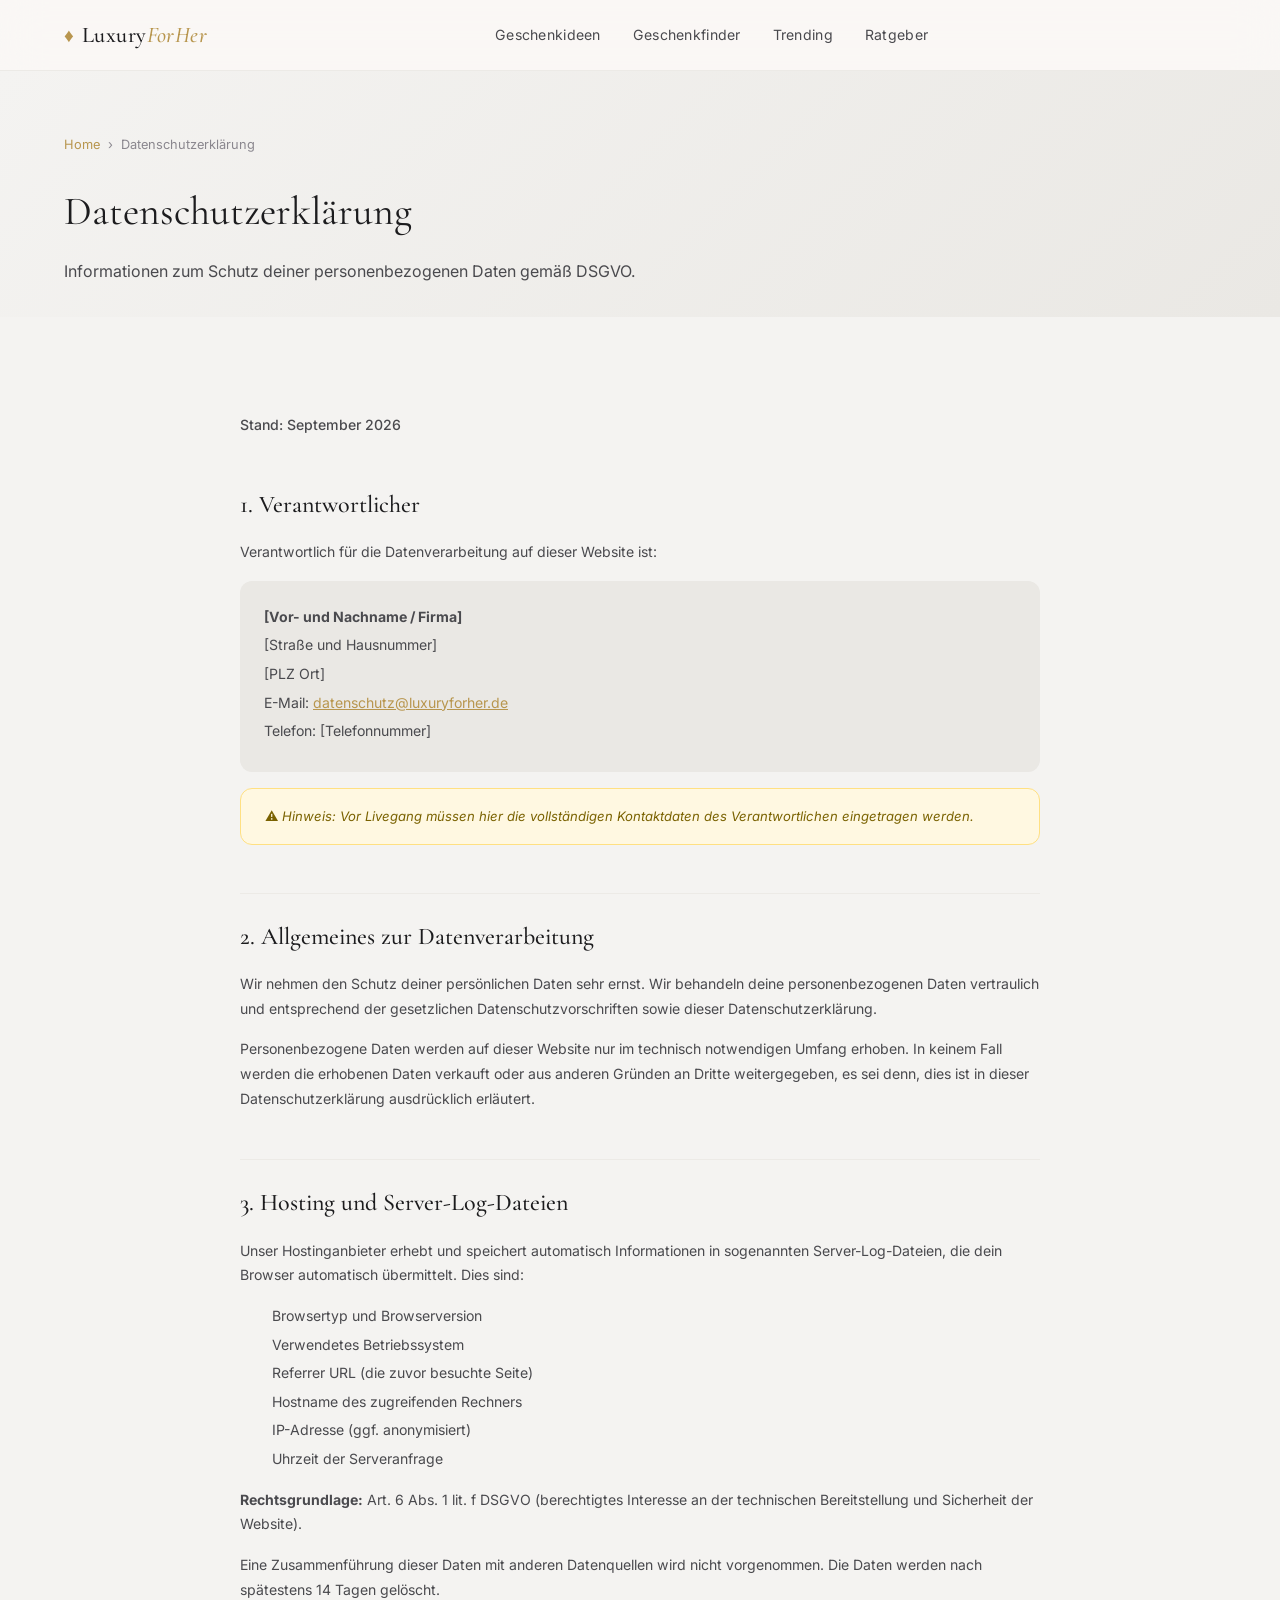
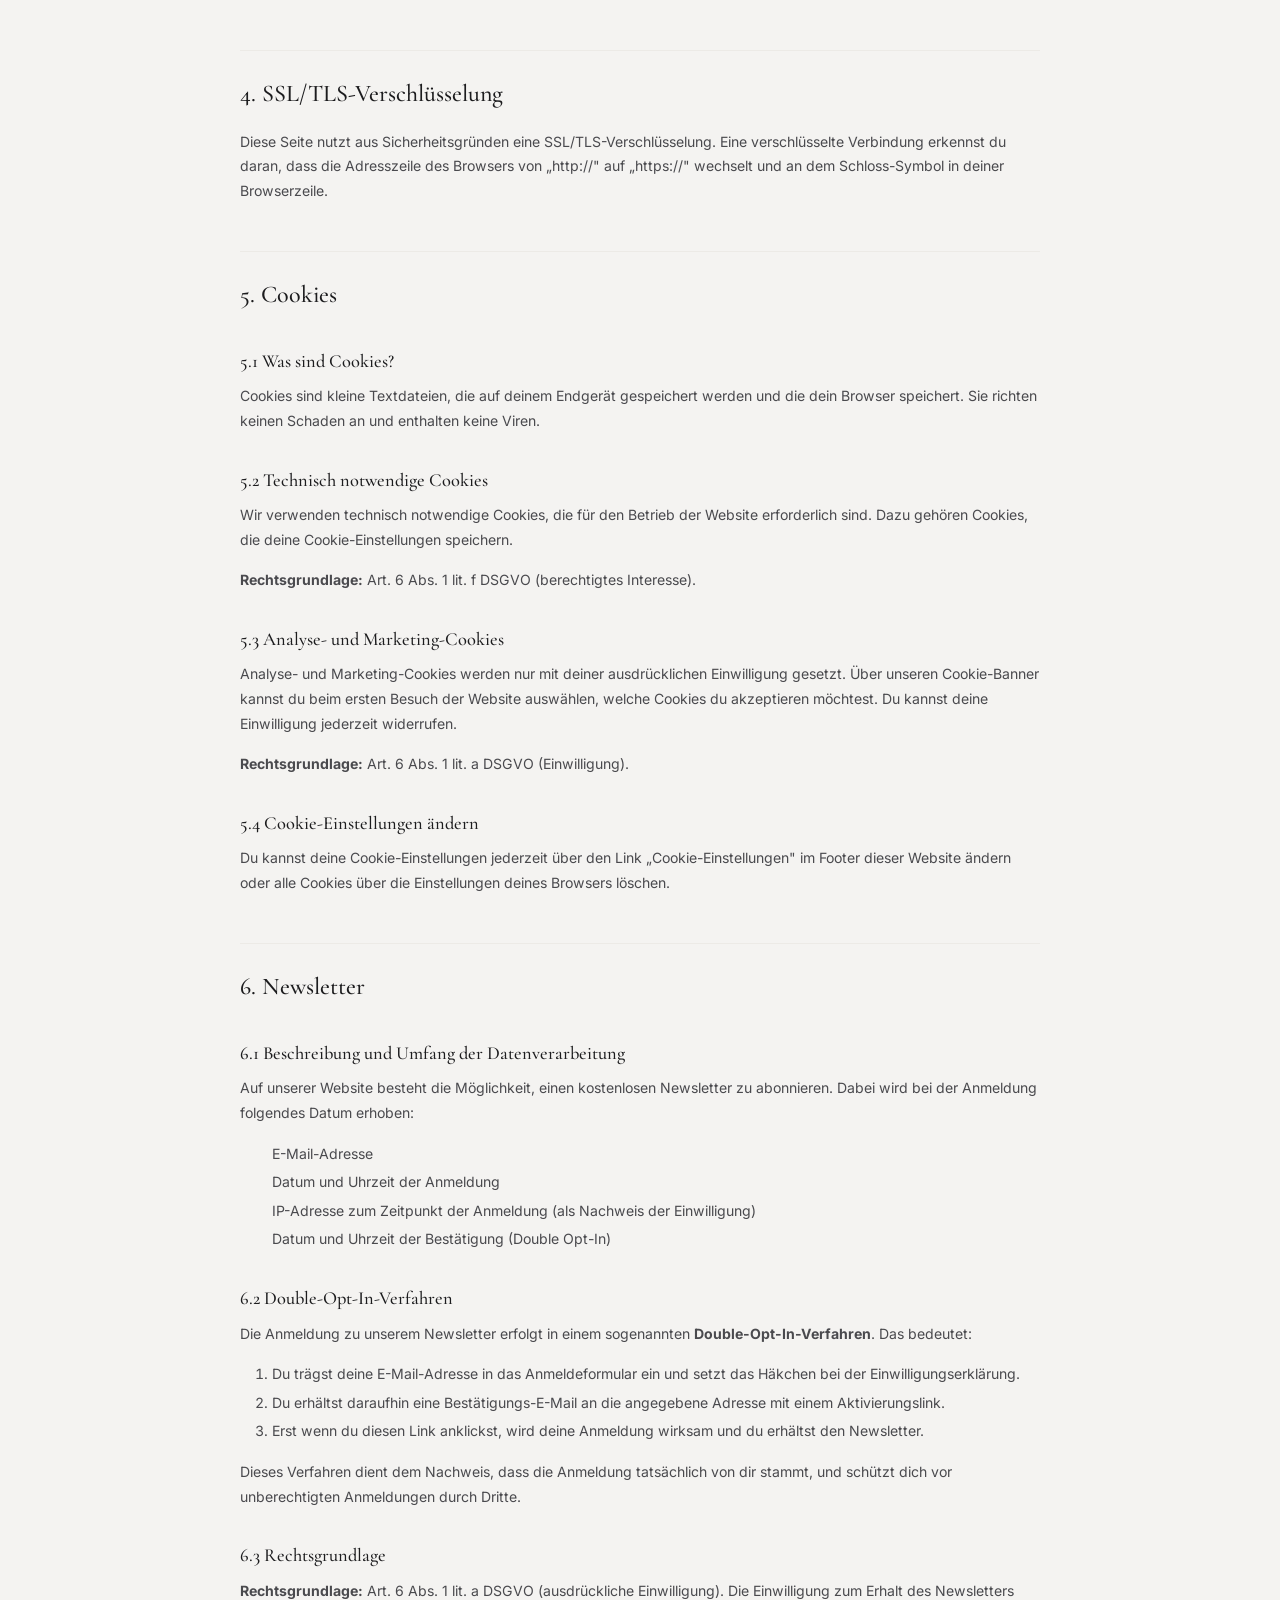
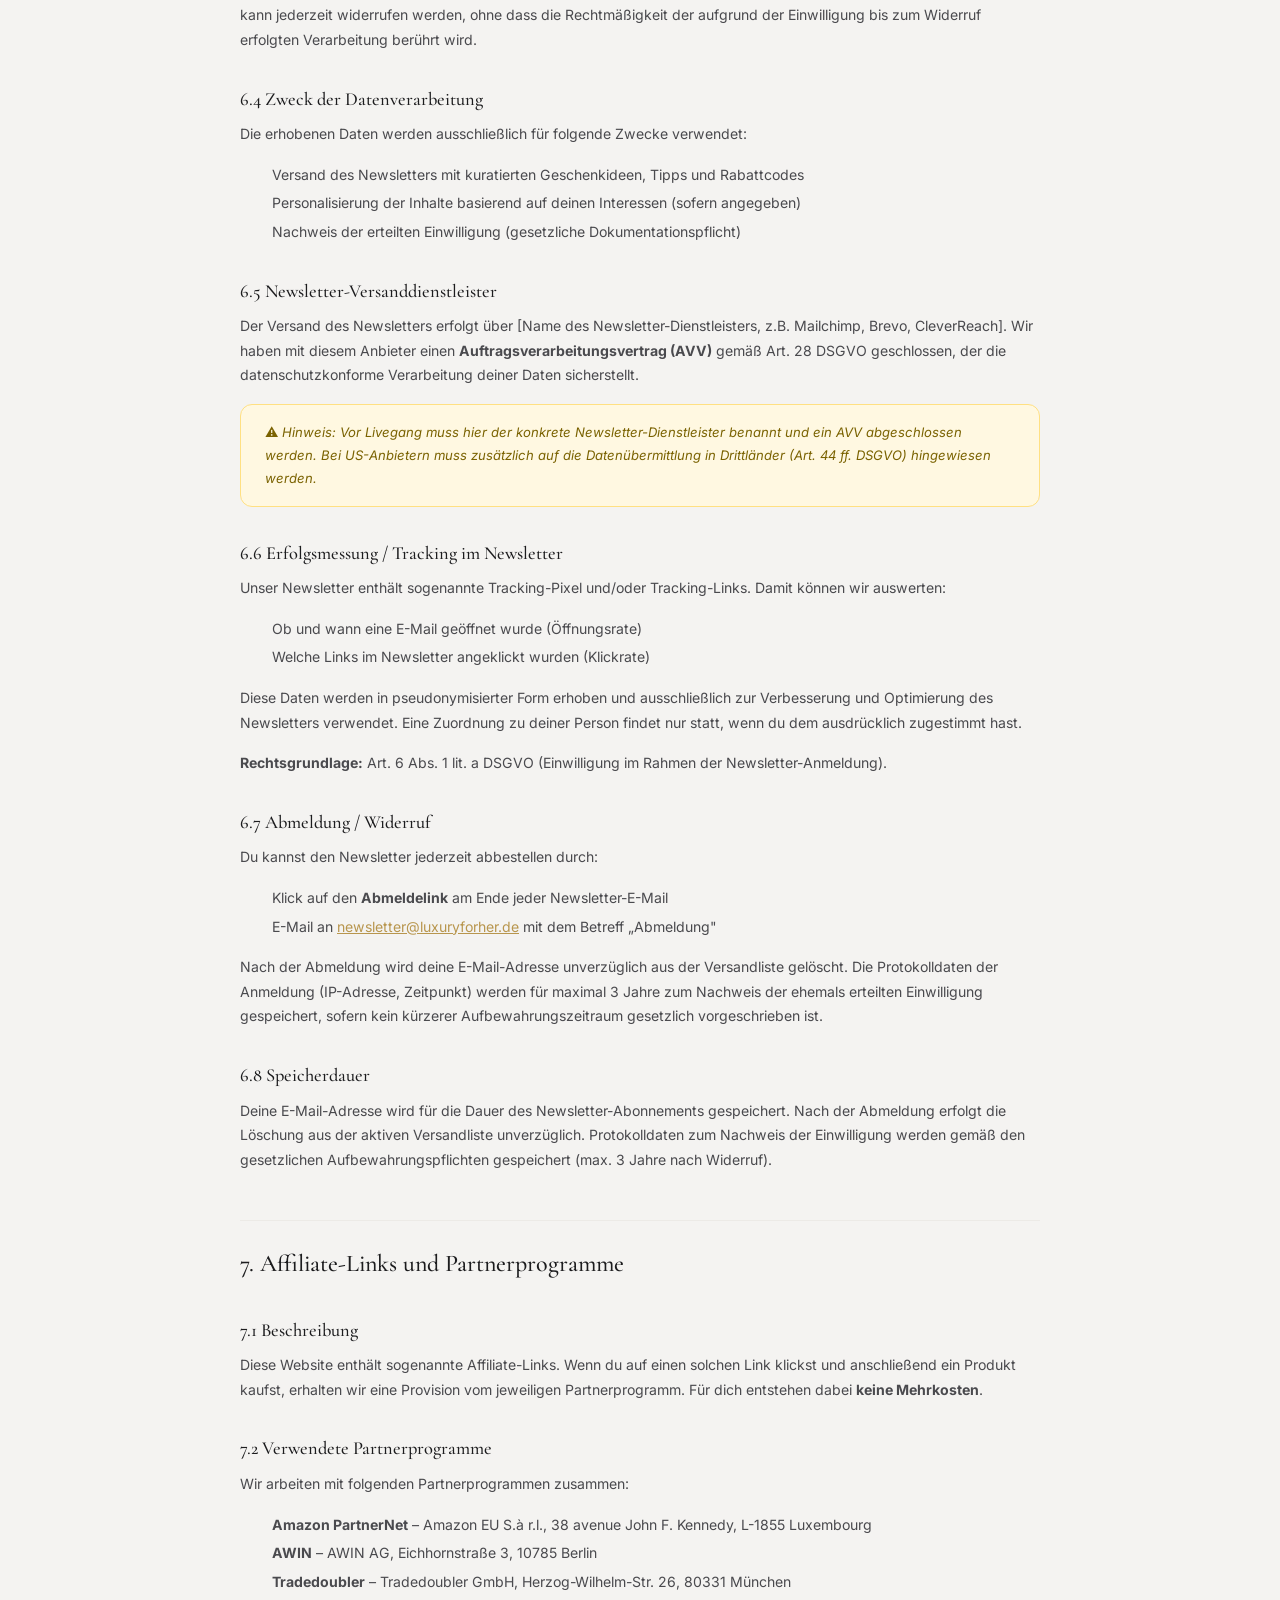
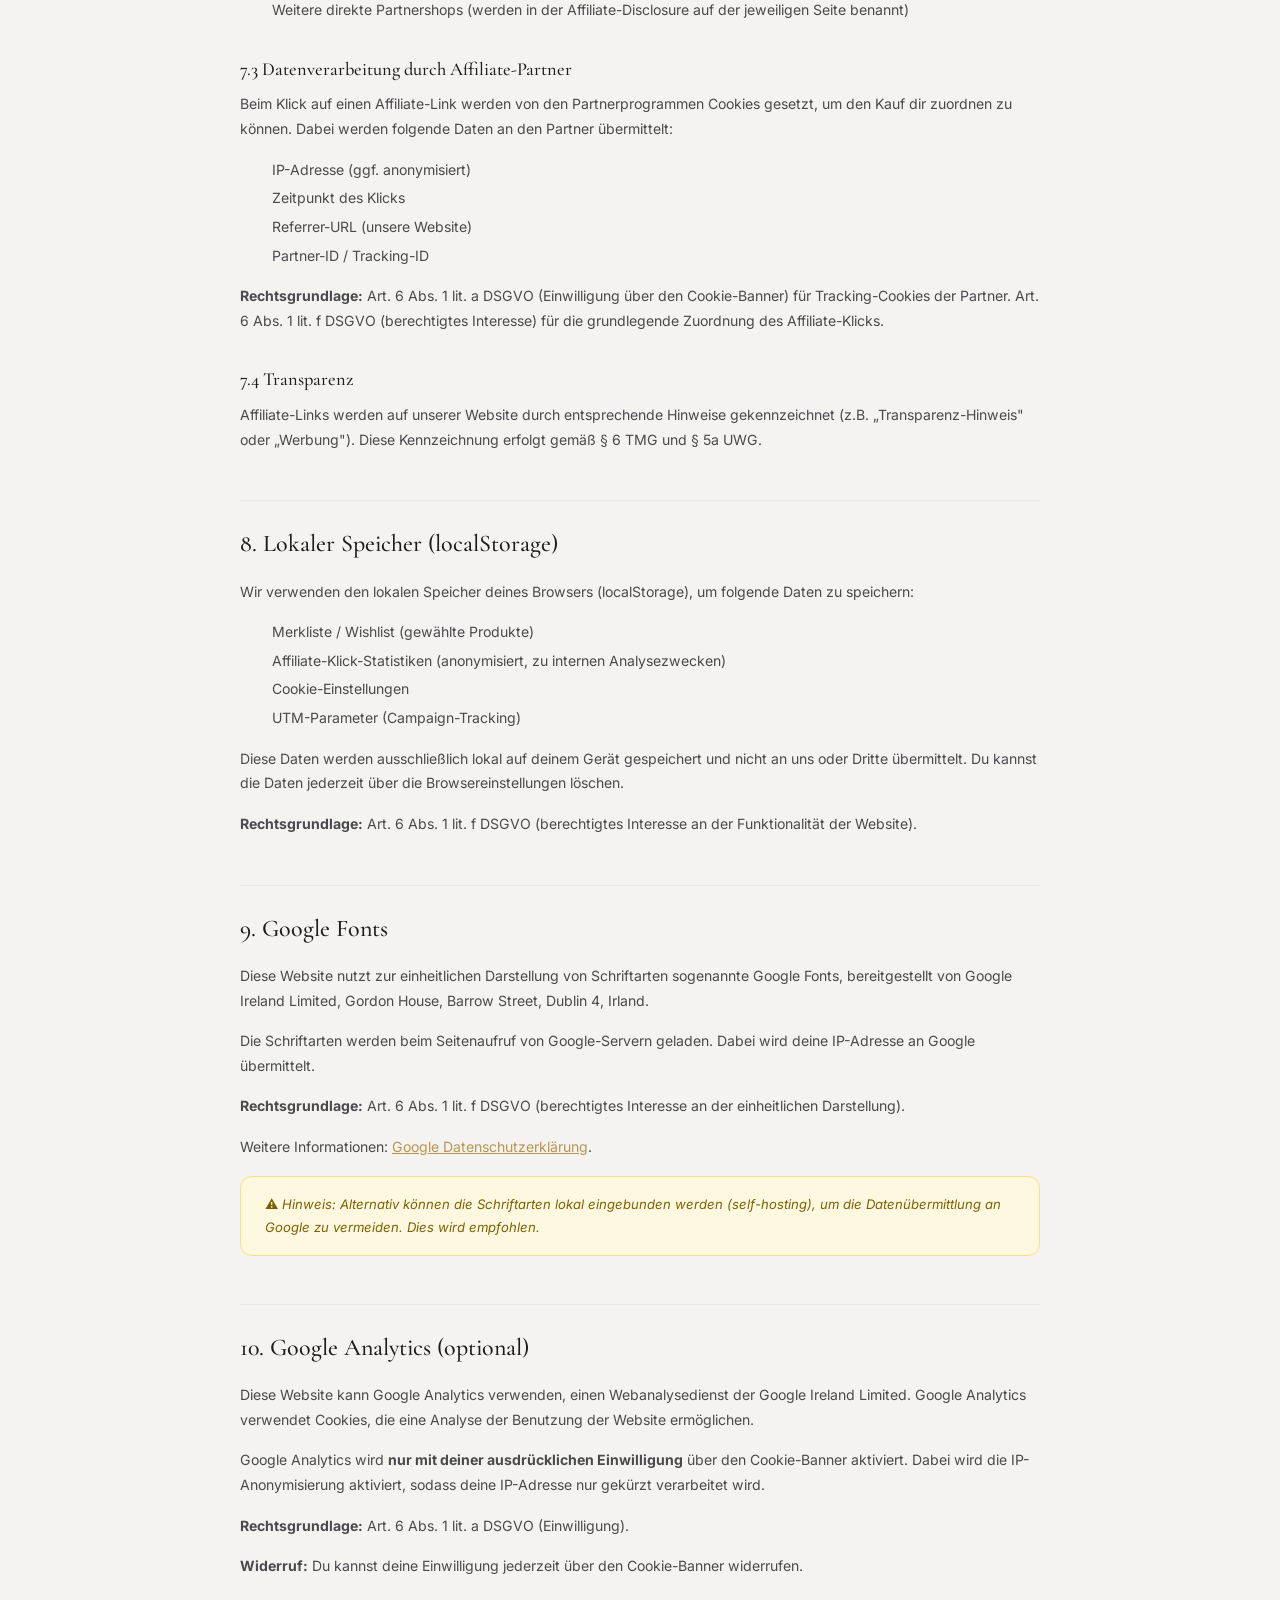
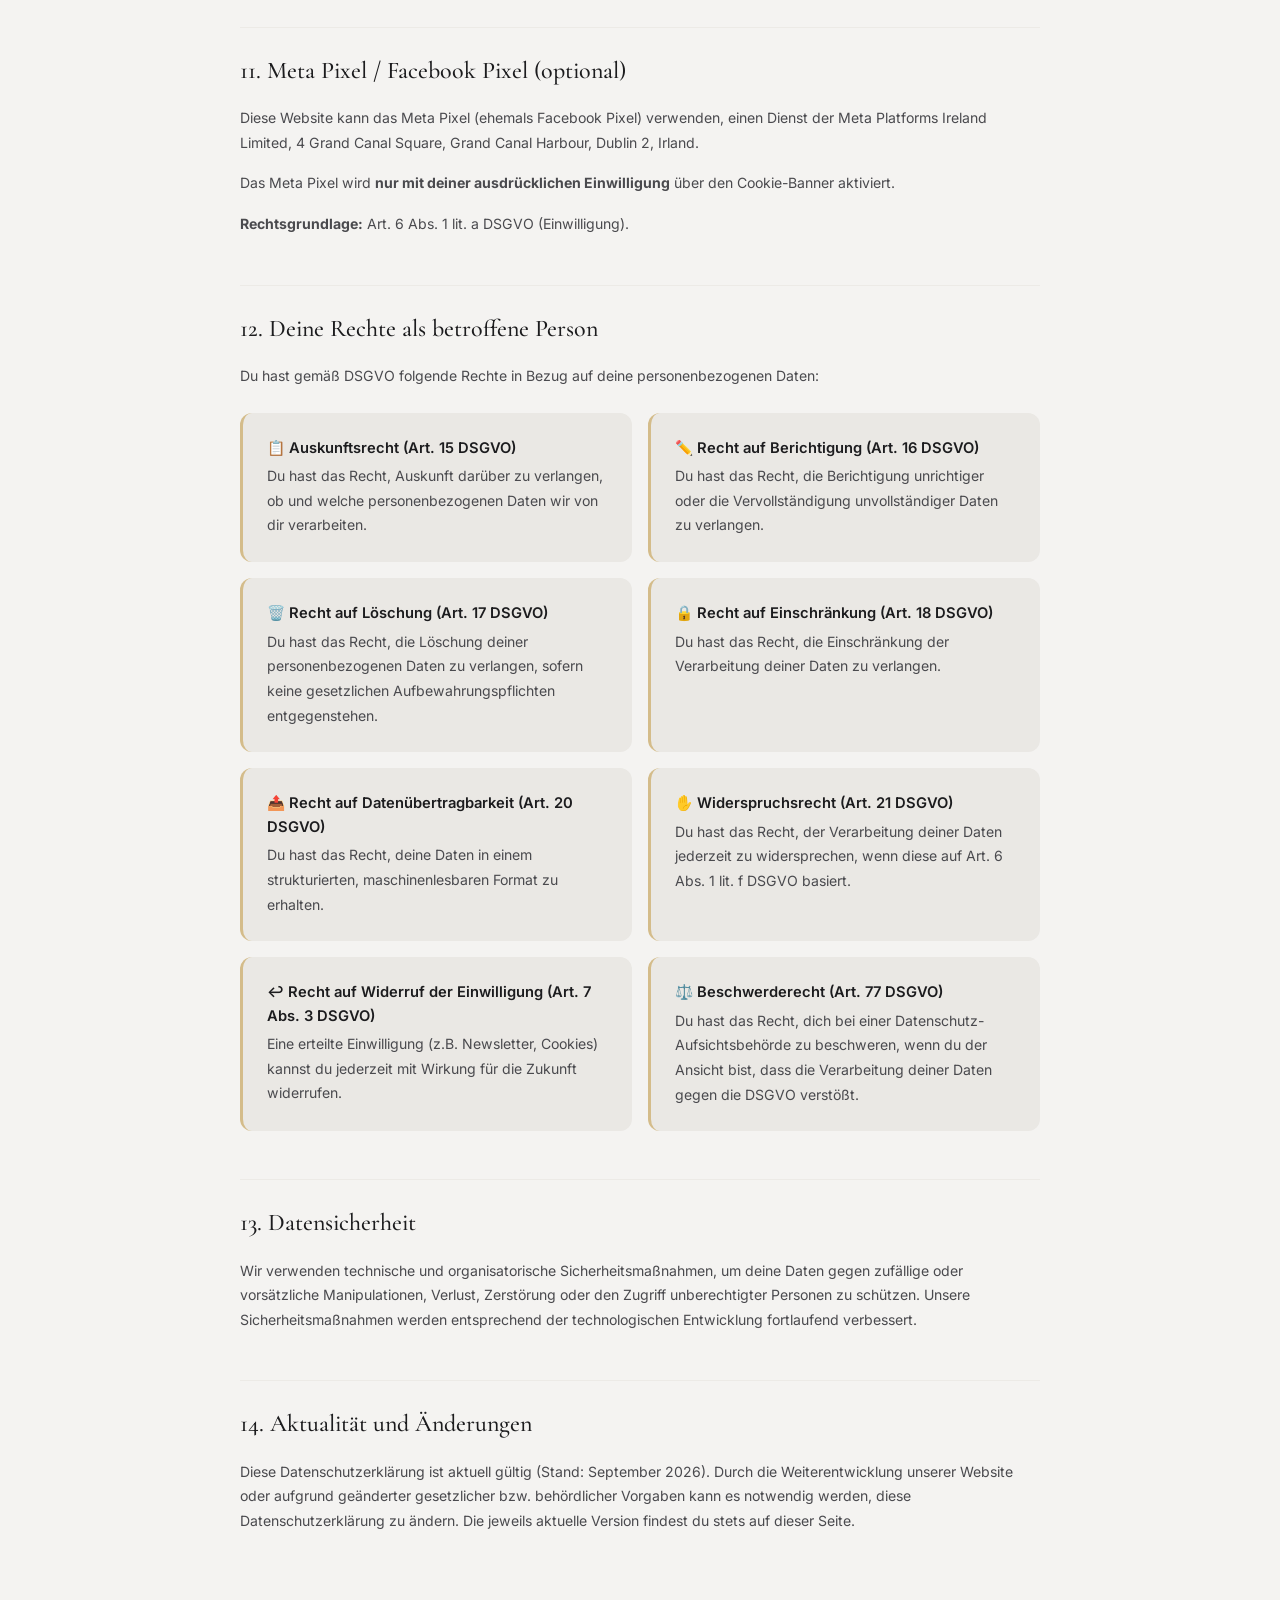
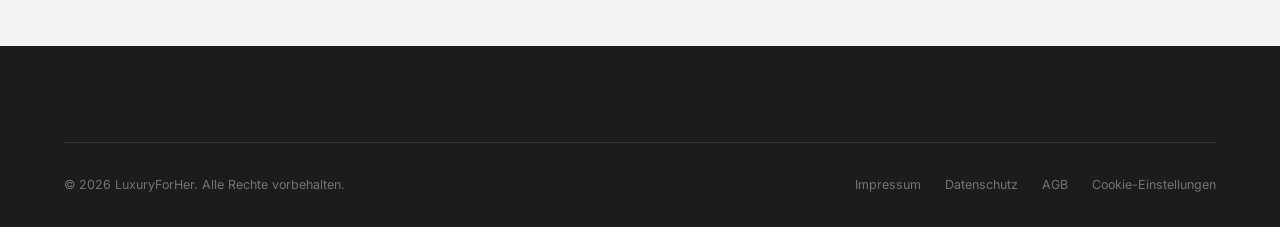
<file: pages/datenschutz.html>
<!DOCTYPE html>
<html lang="de">
<head>
    <meta charset="UTF-8">
    <meta name="viewport" content="width=device-width, initial-scale=1.0">
    <title>Datenschutzerklärung – LuxuryForHer</title>
    <meta name="description" content="Datenschutzerklärung der LuxuryForHer Geschenkideen-Plattform gemäß DSGVO.">
    <link rel="preconnect" href="https://fonts.googleapis.com">
    <link rel="preconnect" href="https://fonts.gstatic.com" crossorigin>
    <link href="https://fonts.googleapis.com/css2?family=Cormorant+Garamond:ital,wght@0,300;0,400;0,500;0,600;0,700;1,300;1,400&family=Inter:wght@300;400;500;600&display=swap" rel="stylesheet">
    <link rel="stylesheet" href="../css/style.css">
    <link rel="stylesheet" href="../css/avatars.css">
    <link rel="icon" href="data:image/svg+xml,<svg xmlns='http://www.w3.org/2000/svg' viewBox='0 0 100 100'><text y='.9em' font-size='90'>🎁</text></svg>">
</head>
<body>
    <!-- Navigation -->
    <header class="header" id="header">
        <nav class="nav container">
            <a href="../index.html" class="nav__logo">
                <span class="logo-icon">♦</span>
                <span class="logo-text">Luxury<em>ForHer</em></span>
            </a>
            <div class="nav__menu" id="nav-menu">
                <ul class="nav__list">
                    <li class="nav__item"><a href="../index.html#kategorien" class="nav__link">Geschenkideen</a></li>
                    <li class="nav__item"><a href="../index.html#geschenkfinder" class="nav__link">Geschenkfinder</a></li>
                    <li class="nav__item"><a href="../index.html#trending" class="nav__link">Trending</a></li>
                    <li class="nav__item"><a href="ratgeber.html" class="nav__link">Ratgeber</a></li>
                </ul>
                <button class="nav__close" id="nav-close" aria-label="Menü schließen">✕</button>
            </div>
            <div class="nav__actions">
                <button class="nav__toggle" id="nav-toggle" aria-label="Menü öffnen">
                    <span></span><span></span><span></span>
                </button>
            </div>
        </nav>
    </header>

    <!-- Hero -->
    <section class="cat-hero">
        <div class="container">
            <nav class="breadcrumb">
                <a href="../index.html">Home</a>
                <span>›</span>
                <span>Datenschutzerklärung</span>
            </nav>
            <h1>Datenschutzerklärung</h1>
            <p>Informationen zum Schutz deiner personenbezogenen Daten gemäß DSGVO.</p>
        </div>
    </section>

    <!-- Content -->
    <section class="section">
        <div class="container">
            <div class="legal-content">

                <p class="legal-date">Stand: September 2026</p>

                <h2>1. Verantwortlicher</h2>
                <p>Verantwortlich für die Datenverarbeitung auf dieser Website ist:</p>
                <div class="legal-address">
                    <p><strong>[Vor- und Nachname / Firma]</strong></p>
                    <p>[Straße und Hausnummer]</p>
                    <p>[PLZ Ort]</p>
                    <p>E-Mail: <a href="mailto:datenschutz@luxuryforher.de">datenschutz@luxuryforher.de</a></p>
                    <p>Telefon: [Telefonnummer]</p>
                </div>
                <p class="legal-note">⚠️ <em>Hinweis: Vor Livegang müssen hier die vollständigen Kontaktdaten des Verantwortlichen eingetragen werden.</em></p>

                <h2>2. Allgemeines zur Datenverarbeitung</h2>
                <p>Wir nehmen den Schutz deiner persönlichen Daten sehr ernst. Wir behandeln deine personenbezogenen Daten vertraulich und entsprechend der gesetzlichen Datenschutzvorschriften sowie dieser Datenschutzerklärung.</p>
                <p>Personenbezogene Daten werden auf dieser Website nur im technisch notwendigen Umfang erhoben. In keinem Fall werden die erhobenen Daten verkauft oder aus anderen Gründen an Dritte weitergegeben, es sei denn, dies ist in dieser Datenschutzerklärung ausdrücklich erläutert.</p>

                <h2>3. Hosting und Server-Log-Dateien</h2>
                <p>Unser Hostinganbieter erhebt und speichert automatisch Informationen in sogenannten Server-Log-Dateien, die dein Browser automatisch übermittelt. Dies sind:</p>
                <ul>
                    <li>Browsertyp und Browserversion</li>
                    <li>Verwendetes Betriebssystem</li>
                    <li>Referrer URL (die zuvor besuchte Seite)</li>
                    <li>Hostname des zugreifenden Rechners</li>
                    <li>IP-Adresse (ggf. anonymisiert)</li>
                    <li>Uhrzeit der Serveranfrage</li>
                </ul>
                <p><strong>Rechtsgrundlage:</strong> Art. 6 Abs. 1 lit. f DSGVO (berechtigtes Interesse an der technischen Bereitstellung und Sicherheit der Website).</p>
                <p>Eine Zusammenführung dieser Daten mit anderen Datenquellen wird nicht vorgenommen. Die Daten werden nach spätestens 14 Tagen gelöscht.</p>

                <h2>4. SSL/TLS-Verschlüsselung</h2>
                <p>Diese Seite nutzt aus Sicherheitsgründen eine SSL/TLS-Verschlüsselung. Eine verschlüsselte Verbindung erkennst du daran, dass die Adresszeile des Browsers von „http://" auf „https://" wechselt und an dem Schloss-Symbol in deiner Browserzeile.</p>

                <h2>5. Cookies</h2>
                <h3>5.1 Was sind Cookies?</h3>
                <p>Cookies sind kleine Textdateien, die auf deinem Endgerät gespeichert werden und die dein Browser speichert. Sie richten keinen Schaden an und enthalten keine Viren.</p>

                <h3>5.2 Technisch notwendige Cookies</h3>
                <p>Wir verwenden technisch notwendige Cookies, die für den Betrieb der Website erforderlich sind. Dazu gehören Cookies, die deine Cookie-Einstellungen speichern.</p>
                <p><strong>Rechtsgrundlage:</strong> Art. 6 Abs. 1 lit. f DSGVO (berechtigtes Interesse).</p>

                <h3>5.3 Analyse- und Marketing-Cookies</h3>
                <p>Analyse- und Marketing-Cookies werden nur mit deiner ausdrücklichen Einwilligung gesetzt. Über unseren Cookie-Banner kannst du beim ersten Besuch der Website auswählen, welche Cookies du akzeptieren möchtest. Du kannst deine Einwilligung jederzeit widerrufen.</p>
                <p><strong>Rechtsgrundlage:</strong> Art. 6 Abs. 1 lit. a DSGVO (Einwilligung).</p>

                <h3>5.4 Cookie-Einstellungen ändern</h3>
                <p>Du kannst deine Cookie-Einstellungen jederzeit über den Link „Cookie-Einstellungen" im Footer dieser Website ändern oder alle Cookies über die Einstellungen deines Browsers löschen.</p>

                <h2>6. Newsletter</h2>
                <h3>6.1 Beschreibung und Umfang der Datenverarbeitung</h3>
                <p>Auf unserer Website besteht die Möglichkeit, einen kostenlosen Newsletter zu abonnieren. Dabei wird bei der Anmeldung folgendes Datum erhoben:</p>
                <ul>
                    <li>E-Mail-Adresse</li>
                    <li>Datum und Uhrzeit der Anmeldung</li>
                    <li>IP-Adresse zum Zeitpunkt der Anmeldung (als Nachweis der Einwilligung)</li>
                    <li>Datum und Uhrzeit der Bestätigung (Double Opt-In)</li>
                </ul>

                <h3>6.2 Double-Opt-In-Verfahren</h3>
                <p>Die Anmeldung zu unserem Newsletter erfolgt in einem sogenannten <strong>Double-Opt-In-Verfahren</strong>. Das bedeutet:</p>
                <ol>
                    <li>Du trägst deine E-Mail-Adresse in das Anmeldeformular ein und setzt das Häkchen bei der Einwilligungserklärung.</li>
                    <li>Du erhältst daraufhin eine Bestätigungs-E-Mail an die angegebene Adresse mit einem Aktivierungslink.</li>
                    <li>Erst wenn du diesen Link anklickst, wird deine Anmeldung wirksam und du erhältst den Newsletter.</li>
                </ol>
                <p>Dieses Verfahren dient dem Nachweis, dass die Anmeldung tatsächlich von dir stammt, und schützt dich vor unberechtigten Anmeldungen durch Dritte.</p>

                <h3>6.3 Rechtsgrundlage</h3>
                <p><strong>Rechtsgrundlage:</strong> Art. 6 Abs. 1 lit. a DSGVO (ausdrückliche Einwilligung). Die Einwilligung zum Erhalt des Newsletters kann jederzeit widerrufen werden, ohne dass die Rechtmäßigkeit der aufgrund der Einwilligung bis zum Widerruf erfolgten Verarbeitung berührt wird.</p>

                <h3>6.4 Zweck der Datenverarbeitung</h3>
                <p>Die erhobenen Daten werden ausschließlich für folgende Zwecke verwendet:</p>
                <ul>
                    <li>Versand des Newsletters mit kuratierten Geschenkideen, Tipps und Rabattcodes</li>
                    <li>Personalisierung der Inhalte basierend auf deinen Interessen (sofern angegeben)</li>
                    <li>Nachweis der erteilten Einwilligung (gesetzliche Dokumentationspflicht)</li>
                </ul>

                <h3>6.5 Newsletter-Versanddienstleister</h3>
                <p>Der Versand des Newsletters erfolgt über [Name des Newsletter-Dienstleisters, z.B. Mailchimp, Brevo, CleverReach]. Wir haben mit diesem Anbieter einen <strong>Auftragsverarbeitungsvertrag (AVV)</strong> gemäß Art. 28 DSGVO geschlossen, der die datenschutzkonforme Verarbeitung deiner Daten sicherstellt.</p>
                <p class="legal-note">⚠️ <em>Hinweis: Vor Livegang muss hier der konkrete Newsletter-Dienstleister benannt und ein AVV abgeschlossen werden. Bei US-Anbietern muss zusätzlich auf die Datenübermittlung in Drittländer (Art. 44 ff. DSGVO) hingewiesen werden.</em></p>

                <h3>6.6 Erfolgsmessung / Tracking im Newsletter</h3>
                <p>Unser Newsletter enthält sogenannte Tracking-Pixel und/oder Tracking-Links. Damit können wir auswerten:</p>
                <ul>
                    <li>Ob und wann eine E-Mail geöffnet wurde (Öffnungsrate)</li>
                    <li>Welche Links im Newsletter angeklickt wurden (Klickrate)</li>
                </ul>
                <p>Diese Daten werden in pseudonymisierter Form erhoben und ausschließlich zur Verbesserung und Optimierung des Newsletters verwendet. Eine Zuordnung zu deiner Person findet nur statt, wenn du dem ausdrücklich zugestimmt hast.</p>
                <p><strong>Rechtsgrundlage:</strong> Art. 6 Abs. 1 lit. a DSGVO (Einwilligung im Rahmen der Newsletter-Anmeldung).</p>

                <h3>6.7 Abmeldung / Widerruf</h3>
                <p>Du kannst den Newsletter jederzeit abbestellen durch:</p>
                <ul>
                    <li>Klick auf den <strong>Abmeldelink</strong> am Ende jeder Newsletter-E-Mail</li>
                    <li>E-Mail an <a href="mailto:newsletter@luxuryforher.de">newsletter@luxuryforher.de</a> mit dem Betreff „Abmeldung"</li>
                </ul>
                <p>Nach der Abmeldung wird deine E-Mail-Adresse unverzüglich aus der Versandliste gelöscht. Die Protokolldaten der Anmeldung (IP-Adresse, Zeitpunkt) werden für maximal 3 Jahre zum Nachweis der ehemals erteilten Einwilligung gespeichert, sofern kein kürzerer Aufbewahrungszeitraum gesetzlich vorgeschrieben ist.</p>

                <h3>6.8 Speicherdauer</h3>
                <p>Deine E-Mail-Adresse wird für die Dauer des Newsletter-Abonnements gespeichert. Nach der Abmeldung erfolgt die Löschung aus der aktiven Versandliste unverzüglich. Protokolldaten zum Nachweis der Einwilligung werden gemäß den gesetzlichen Aufbewahrungspflichten gespeichert (max. 3 Jahre nach Widerruf).</p>

                <h2>7. Affiliate-Links und Partnerprogramme</h2>
                <h3>7.1 Beschreibung</h3>
                <p>Diese Website enthält sogenannte Affiliate-Links. Wenn du auf einen solchen Link klickst und anschließend ein Produkt kaufst, erhalten wir eine Provision vom jeweiligen Partnerprogramm. Für dich entstehen dabei <strong>keine Mehrkosten</strong>.</p>

                <h3>7.2 Verwendete Partnerprogramme</h3>
                <p>Wir arbeiten mit folgenden Partnerprogrammen zusammen:</p>
                <ul>
                    <li><strong>Amazon PartnerNet</strong> – Amazon EU S.à r.l., 38 avenue John F. Kennedy, L-1855 Luxembourg</li>
                    <li><strong>AWIN</strong> – AWIN AG, Eichhornstraße 3, 10785 Berlin</li>
                    <li><strong>Tradedoubler</strong> – Tradedoubler GmbH, Herzog-Wilhelm-Str. 26, 80331 München</li>
                    <li>Weitere direkte Partnershops (werden in der Affiliate-Disclosure auf der jeweiligen Seite benannt)</li>
                </ul>

                <h3>7.3 Datenverarbeitung durch Affiliate-Partner</h3>
                <p>Beim Klick auf einen Affiliate-Link werden von den Partnerprogrammen Cookies gesetzt, um den Kauf dir zuordnen zu können. Dabei werden folgende Daten an den Partner übermittelt:</p>
                <ul>
                    <li>IP-Adresse (ggf. anonymisiert)</li>
                    <li>Zeitpunkt des Klicks</li>
                    <li>Referrer-URL (unsere Website)</li>
                    <li>Partner-ID / Tracking-ID</li>
                </ul>
                <p><strong>Rechtsgrundlage:</strong> Art. 6 Abs. 1 lit. a DSGVO (Einwilligung über den Cookie-Banner) für Tracking-Cookies der Partner. Art. 6 Abs. 1 lit. f DSGVO (berechtigtes Interesse) für die grundlegende Zuordnung des Affiliate-Klicks.</p>

                <h3>7.4 Transparenz</h3>
                <p>Affiliate-Links werden auf unserer Website durch entsprechende Hinweise gekennzeichnet (z.B. „Transparenz-Hinweis" oder „Werbung"). Diese Kennzeichnung erfolgt gemäß § 6 TMG und § 5a UWG.</p>

                <h2>8. Lokaler Speicher (localStorage)</h2>
                <p>Wir verwenden den lokalen Speicher deines Browsers (localStorage), um folgende Daten zu speichern:</p>
                <ul>
                    <li>Merkliste / Wishlist (gewählte Produkte)</li>
                    <li>Affiliate-Klick-Statistiken (anonymisiert, zu internen Analysezwecken)</li>
                    <li>Cookie-Einstellungen</li>
                    <li>UTM-Parameter (Campaign-Tracking)</li>
                </ul>
                <p>Diese Daten werden ausschließlich lokal auf deinem Gerät gespeichert und nicht an uns oder Dritte übermittelt. Du kannst die Daten jederzeit über die Browsereinstellungen löschen.</p>
                <p><strong>Rechtsgrundlage:</strong> Art. 6 Abs. 1 lit. f DSGVO (berechtigtes Interesse an der Funktionalität der Website).</p>

                <h2>9. Google Fonts</h2>
                <p>Diese Website nutzt zur einheitlichen Darstellung von Schriftarten sogenannte Google Fonts, bereitgestellt von Google Ireland Limited, Gordon House, Barrow Street, Dublin 4, Irland.</p>
                <p>Die Schriftarten werden beim Seitenaufruf von Google-Servern geladen. Dabei wird deine IP-Adresse an Google übermittelt.</p>
                <p><strong>Rechtsgrundlage:</strong> Art. 6 Abs. 1 lit. f DSGVO (berechtigtes Interesse an der einheitlichen Darstellung).</p>
                <p>Weitere Informationen: <a href="https://policies.google.com/privacy" target="_blank" rel="noopener">Google Datenschutzerklärung</a>.</p>
                <p class="legal-note">⚠️ <em>Hinweis: Alternativ können die Schriftarten lokal eingebunden werden (self-hosting), um die Datenübermittlung an Google zu vermeiden. Dies wird empfohlen.</em></p>

                <h2>10. Google Analytics (optional)</h2>
                <p>Diese Website kann Google Analytics verwenden, einen Webanalysedienst der Google Ireland Limited. Google Analytics verwendet Cookies, die eine Analyse der Benutzung der Website ermöglichen.</p>
                <p>Google Analytics wird <strong>nur mit deiner ausdrücklichen Einwilligung</strong> über den Cookie-Banner aktiviert. Dabei wird die IP-Anonymisierung aktiviert, sodass deine IP-Adresse nur gekürzt verarbeitet wird.</p>
                <p><strong>Rechtsgrundlage:</strong> Art. 6 Abs. 1 lit. a DSGVO (Einwilligung).</p>
                <p><strong>Widerruf:</strong> Du kannst deine Einwilligung jederzeit über den Cookie-Banner widerrufen.</p>

                <h2>11. Meta Pixel / Facebook Pixel (optional)</h2>
                <p>Diese Website kann das Meta Pixel (ehemals Facebook Pixel) verwenden, einen Dienst der Meta Platforms Ireland Limited, 4 Grand Canal Square, Grand Canal Harbour, Dublin 2, Irland.</p>
                <p>Das Meta Pixel wird <strong>nur mit deiner ausdrücklichen Einwilligung</strong> über den Cookie-Banner aktiviert.</p>
                <p><strong>Rechtsgrundlage:</strong> Art. 6 Abs. 1 lit. a DSGVO (Einwilligung).</p>

                <h2>12. Deine Rechte als betroffene Person</h2>
                <p>Du hast gemäß DSGVO folgende Rechte in Bezug auf deine personenbezogenen Daten:</p>

                <div class="legal-rights">
                    <div class="legal-right">
                        <h4>📋 Auskunftsrecht (Art. 15 DSGVO)</h4>
                        <p>Du hast das Recht, Auskunft darüber zu verlangen, ob und welche personenbezogenen Daten wir von dir verarbeiten.</p>
                    </div>
                    <div class="legal-right">
                        <h4>✏️ Recht auf Berichtigung (Art. 16 DSGVO)</h4>
                        <p>Du hast das Recht, die Berichtigung unrichtiger oder die Vervollständigung unvollständiger Daten zu verlangen.</p>
                    </div>
                    <div class="legal-right">
                        <h4>🗑️ Recht auf Löschung (Art. 17 DSGVO)</h4>
                        <p>Du hast das Recht, die Löschung deiner personenbezogenen Daten zu verlangen, sofern keine gesetzlichen Aufbewahrungspflichten entgegenstehen.</p>
                    </div>
                    <div class="legal-right">
                        <h4>🔒 Recht auf Einschränkung (Art. 18 DSGVO)</h4>
                        <p>Du hast das Recht, die Einschränkung der Verarbeitung deiner Daten zu verlangen.</p>
                    </div>
                    <div class="legal-right">
                        <h4>📤 Recht auf Datenübertragbarkeit (Art. 20 DSGVO)</h4>
                        <p>Du hast das Recht, deine Daten in einem strukturierten, maschinenlesbaren Format zu erhalten.</p>
                    </div>
                    <div class="legal-right">
                        <h4>✋ Widerspruchsrecht (Art. 21 DSGVO)</h4>
                        <p>Du hast das Recht, der Verarbeitung deiner Daten jederzeit zu widersprechen, wenn diese auf Art. 6 Abs. 1 lit. f DSGVO basiert.</p>
                    </div>
                    <div class="legal-right">
                        <h4>↩️ Recht auf Widerruf der Einwilligung (Art. 7 Abs. 3 DSGVO)</h4>
                        <p>Eine erteilte Einwilligung (z.B. Newsletter, Cookies) kannst du jederzeit mit Wirkung für die Zukunft widerrufen.</p>
                    </div>
                    <div class="legal-right">
                        <h4>⚖️ Beschwerderecht (Art. 77 DSGVO)</h4>
                        <p>Du hast das Recht, dich bei einer Datenschutz-Aufsichtsbehörde zu beschweren, wenn du der Ansicht bist, dass die Verarbeitung deiner Daten gegen die DSGVO verstößt.</p>
                    </div>
                </div>

                <h2>13. Datensicherheit</h2>
                <p>Wir verwenden technische und organisatorische Sicherheitsmaßnahmen, um deine Daten gegen zufällige oder vorsätzliche Manipulationen, Verlust, Zerstörung oder den Zugriff unberechtigter Personen zu schützen. Unsere Sicherheitsmaßnahmen werden entsprechend der technologischen Entwicklung fortlaufend verbessert.</p>

                <h2>14. Aktualität und Änderungen</h2>
                <p>Diese Datenschutzerklärung ist aktuell gültig (Stand: September 2026). Durch die Weiterentwicklung unserer Website oder aufgrund geänderter gesetzlicher bzw. behördlicher Vorgaben kann es notwendig werden, diese Datenschutzerklärung zu ändern. Die jeweils aktuelle Version findest du stets auf dieser Seite.</p>

            </div>
        </div>
    </section>

    <!-- Footer -->
    <footer class="footer">
        <div class="container">
            <div class="footer__bottom">
                <p>© 2026 LuxuryForHer. Alle Rechte vorbehalten.</p>
                <div class="footer__legal">
                    <a href="impressum.html">Impressum</a>
                    <a href="datenschutz.html">Datenschutz</a>
                    <a href="#">AGB</a>
                    <a href="#" id="cookie-settings-link">Cookie-Einstellungen</a>
                </div>
            </div>
        </div>
    </footer>

    <script src="../js/main.js"></script>

    <style>
        .legal-content {
            max-width: 800px;
            margin: 0 auto;
        }

        .legal-content h2 {
            font-family: var(--font-heading);
            font-size: 1.5rem;
            font-weight: 500;
            margin: var(--space-2xl) 0 var(--space-md);
            padding-top: var(--space-lg);
            border-top: 1px solid var(--color-border-light);
        }

        .legal-content h2:first-of-type {
            border-top: none;
            margin-top: var(--space-lg);
        }

        .legal-content h3 {
            font-family: var(--font-heading);
            font-size: 1.15rem;
            font-weight: 500;
            margin: var(--space-xl) 0 var(--space-sm);
        }

        .legal-content h4 {
            font-size: 0.92rem;
            font-weight: 600;
            margin-bottom: var(--space-xs);
        }

        .legal-content p {
            font-size: 0.88rem;
            color: var(--color-text-light);
            line-height: 1.75;
            margin-bottom: var(--space-md);
        }

        .legal-content ul,
        .legal-content ol {
            padding-left: var(--space-xl);
            margin-bottom: var(--space-md);
        }

        .legal-content li {
            font-size: 0.88rem;
            color: var(--color-text-light);
            line-height: 1.75;
            margin-bottom: var(--space-xs);
        }

        .legal-content a {
            color: var(--color-primary);
            text-decoration: underline;
        }

        .legal-content a:hover {
            color: var(--color-primary-dark);
        }

        .legal-date {
            font-size: 0.8rem;
            color: var(--color-text-muted);
            font-weight: 500;
            margin-bottom: var(--space-xl);
        }

        .legal-address {
            background: var(--color-bg-alt);
            padding: var(--space-lg);
            border-radius: var(--radius-md);
            margin-bottom: var(--space-md);
        }

        .legal-address p {
            margin-bottom: var(--space-xs);
        }

        .legal-note {
            background: #fff8e1;
            border: 1px solid #ffe082;
            border-radius: var(--radius-md);
            padding: var(--space-md) var(--space-lg);
            font-size: 0.82rem !important;
            color: #7a6200 !important;
        }

        .legal-rights {
            display: grid;
            grid-template-columns: repeat(2, 1fr);
            gap: var(--space-md);
            margin: var(--space-lg) 0;
        }

        .legal-right {
            background: var(--color-bg-alt);
            padding: var(--space-lg);
            border-radius: var(--radius-md);
            border-left: 3px solid var(--color-primary-light);
        }

        .legal-right p {
            margin-bottom: 0;
        }

        @media (max-width: 768px) {
            .legal-rights {
                grid-template-columns: 1fr;
            }
        }
    </style>
</body>
</html>
</file>
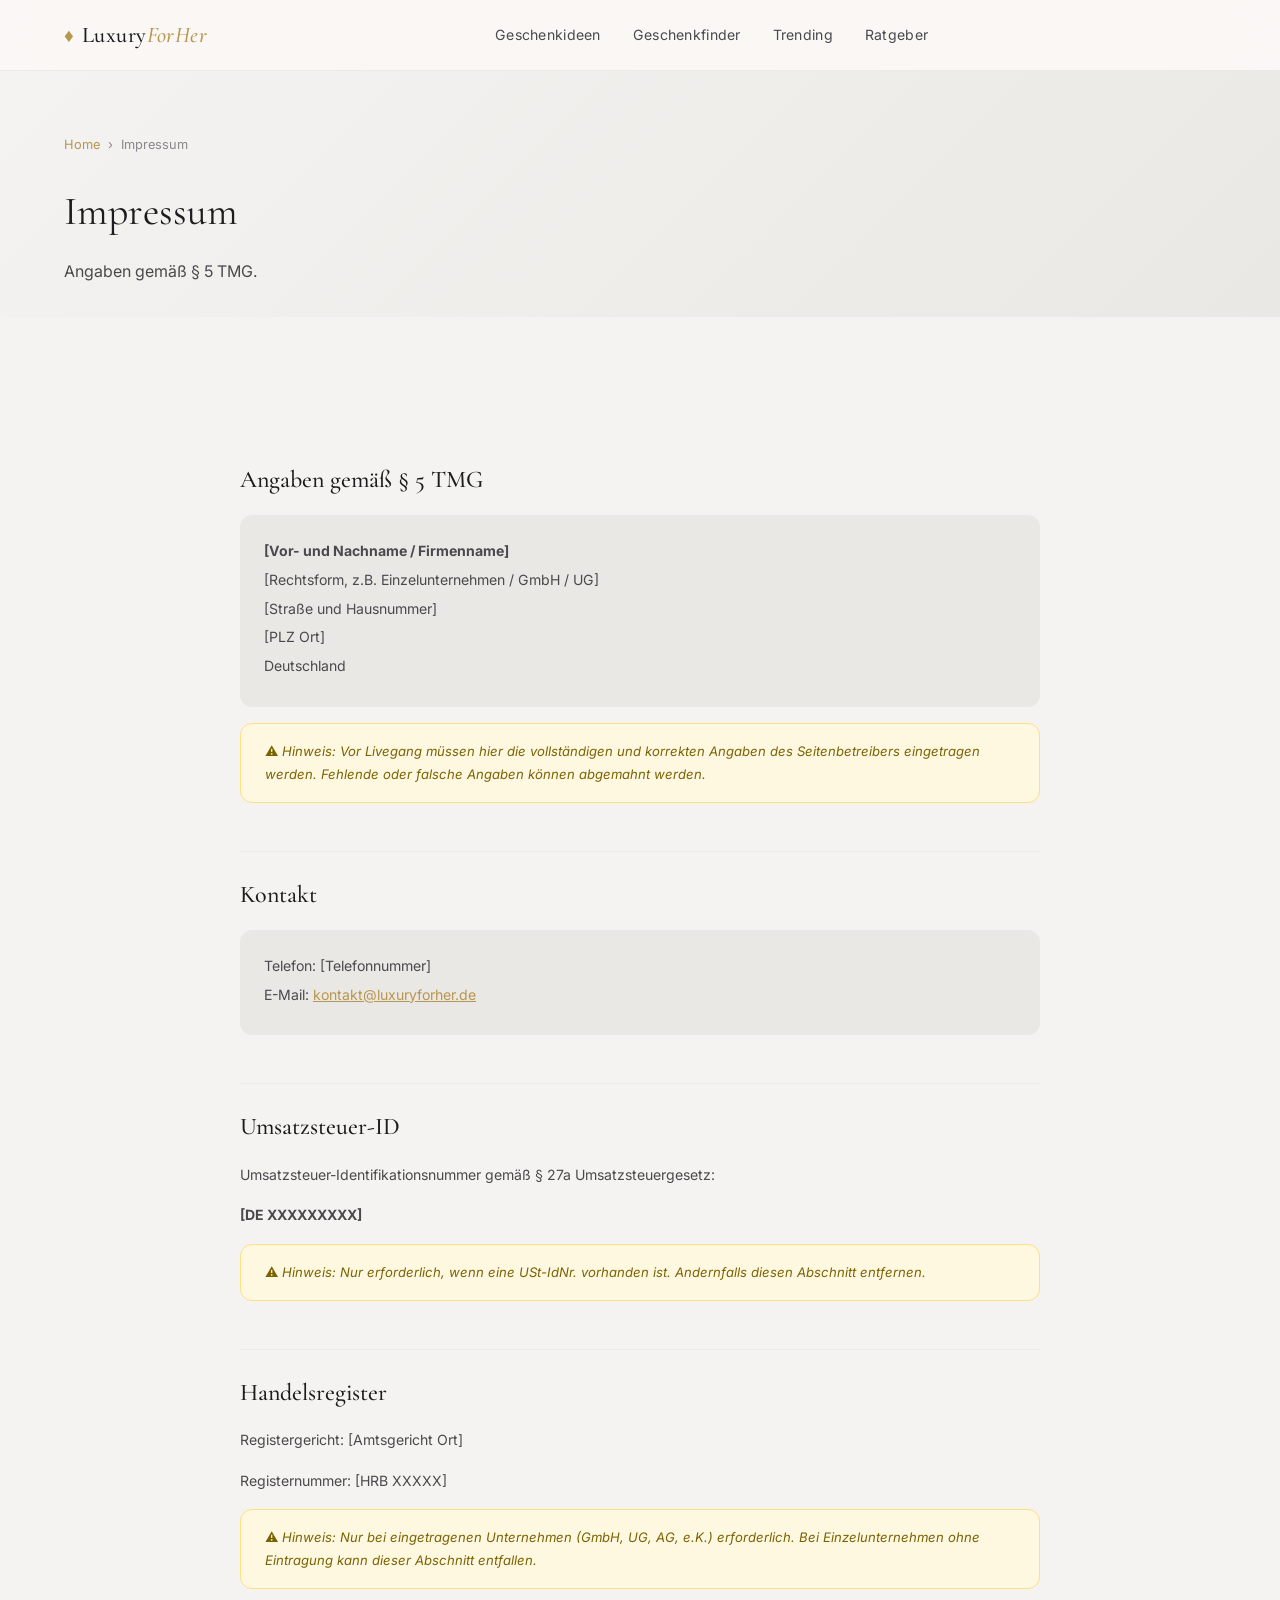
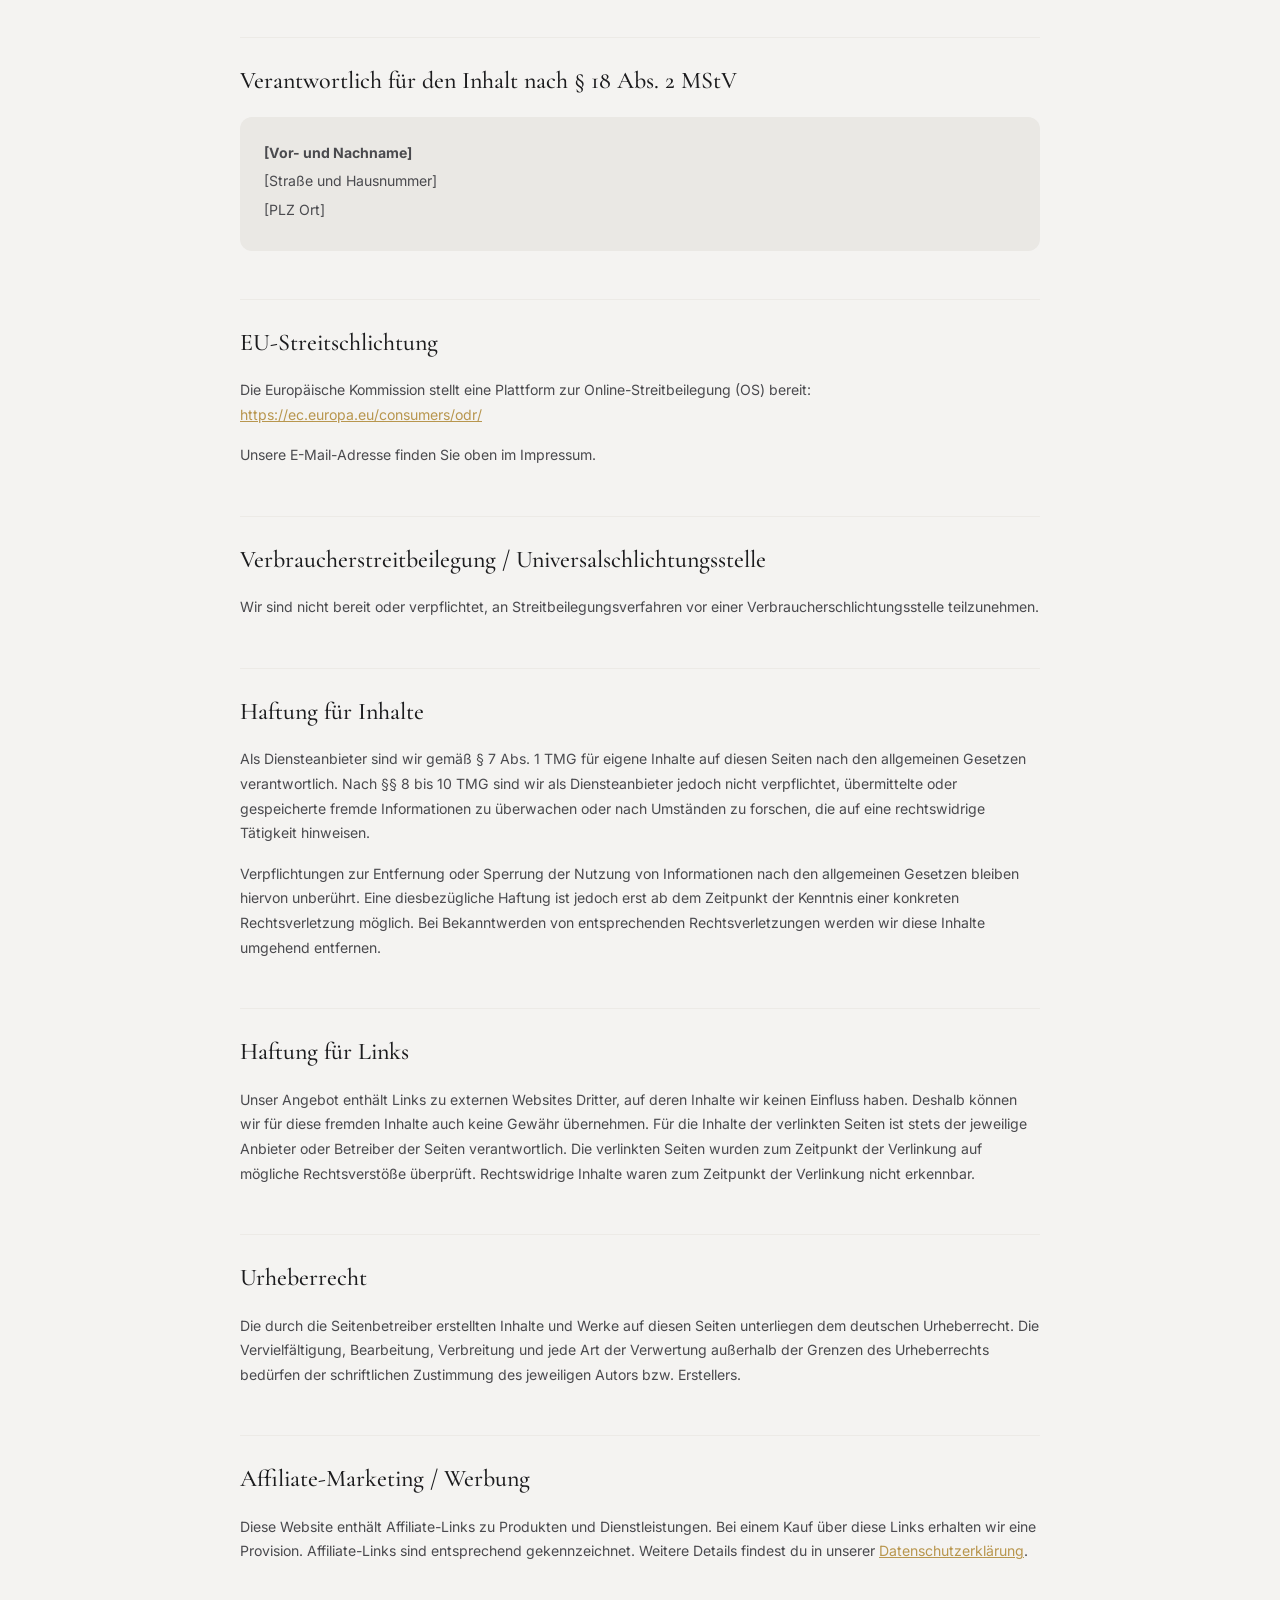
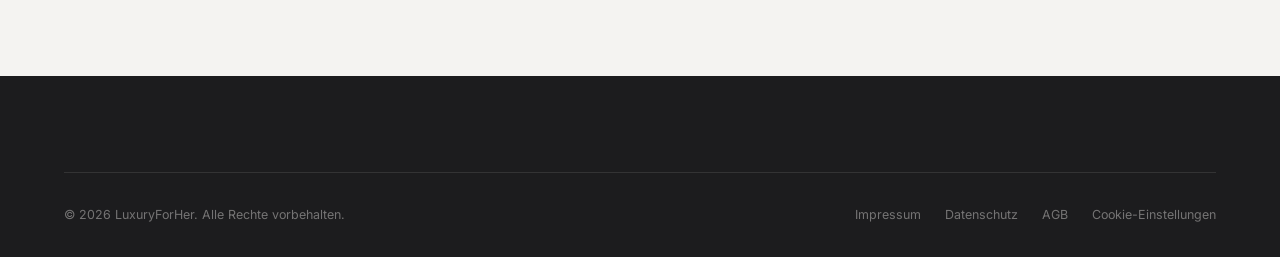
<file: pages/impressum.html>
<!DOCTYPE html>
<html lang="de">
<head>
    <meta charset="UTF-8">
    <meta name="viewport" content="width=device-width, initial-scale=1.0">
    <title>Impressum – LuxuryForHer</title>
    <meta name="description" content="Impressum der LuxuryForHer Geschenkideen-Plattform gemäß § 5 TMG.">
    <link rel="preconnect" href="https://fonts.googleapis.com">
    <link rel="preconnect" href="https://fonts.gstatic.com" crossorigin>
    <link href="https://fonts.googleapis.com/css2?family=Cormorant+Garamond:ital,wght@0,300;0,400;0,500;0,600;0,700;1,300;1,400&family=Inter:wght@300;400;500;600&display=swap" rel="stylesheet">
    <link rel="stylesheet" href="../css/style.css">
    <link rel="stylesheet" href="../css/avatars.css">
    <link rel="icon" href="data:image/svg+xml,<svg xmlns='http://www.w3.org/2000/svg' viewBox='0 0 100 100'><text y='.9em' font-size='90'>🎁</text></svg>">
</head>
<body>
    <!-- Navigation -->
    <header class="header" id="header">
        <nav class="nav container">
            <a href="../index.html" class="nav__logo">
                <span class="logo-icon">♦</span>
                <span class="logo-text">Luxury<em>ForHer</em></span>
            </a>
            <div class="nav__menu" id="nav-menu">
                <ul class="nav__list">
                    <li class="nav__item"><a href="../index.html#kategorien" class="nav__link">Geschenkideen</a></li>
                    <li class="nav__item"><a href="../index.html#geschenkfinder" class="nav__link">Geschenkfinder</a></li>
                    <li class="nav__item"><a href="../index.html#trending" class="nav__link">Trending</a></li>
                    <li class="nav__item"><a href="ratgeber.html" class="nav__link">Ratgeber</a></li>
                </ul>
                <button class="nav__close" id="nav-close" aria-label="Menü schließen">✕</button>
            </div>
            <div class="nav__actions">
                <button class="nav__toggle" id="nav-toggle" aria-label="Menü öffnen">
                    <span></span><span></span><span></span>
                </button>
            </div>
        </nav>
    </header>

    <!-- Hero -->
    <section class="cat-hero">
        <div class="container">
            <nav class="breadcrumb">
                <a href="../index.html">Home</a>
                <span>›</span>
                <span>Impressum</span>
            </nav>
            <h1>Impressum</h1>
            <p>Angaben gemäß § 5 TMG.</p>
        </div>
    </section>

    <!-- Content -->
    <section class="section">
        <div class="container">
            <div class="legal-content">

                <h2>Angaben gemäß § 5 TMG</h2>
                <div class="legal-address">
                    <p><strong>[Vor- und Nachname / Firmenname]</strong></p>
                    <p>[Rechtsform, z.B. Einzelunternehmen / GmbH / UG]</p>
                    <p>[Straße und Hausnummer]</p>
                    <p>[PLZ Ort]</p>
                    <p>Deutschland</p>
                </div>
                <p class="legal-note">⚠️ <em>Hinweis: Vor Livegang müssen hier die vollständigen und korrekten Angaben des Seitenbetreibers eingetragen werden. Fehlende oder falsche Angaben können abgemahnt werden.</em></p>

                <h2>Kontakt</h2>
                <div class="legal-address">
                    <p>Telefon: [Telefonnummer]</p>
                    <p>E-Mail: <a href="mailto:kontakt@luxuryforher.de">kontakt@luxuryforher.de</a></p>
                </div>

                <h2>Umsatzsteuer-ID</h2>
                <p>Umsatzsteuer-Identifikationsnummer gemäß § 27a Umsatzsteuergesetz:</p>
                <p><strong>[DE XXXXXXXXX]</strong></p>
                <p class="legal-note">⚠️ <em>Hinweis: Nur erforderlich, wenn eine USt-IdNr. vorhanden ist. Andernfalls diesen Abschnitt entfernen.</em></p>

                <h2>Handelsregister</h2>
                <p>Registergericht: [Amtsgericht Ort]</p>
                <p>Registernummer: [HRB XXXXX]</p>
                <p class="legal-note">⚠️ <em>Hinweis: Nur bei eingetragenen Unternehmen (GmbH, UG, AG, e.K.) erforderlich. Bei Einzelunternehmen ohne Eintragung kann dieser Abschnitt entfallen.</em></p>

                <h2>Verantwortlich für den Inhalt nach § 18 Abs. 2 MStV</h2>
                <div class="legal-address">
                    <p><strong>[Vor- und Nachname]</strong></p>
                    <p>[Straße und Hausnummer]</p>
                    <p>[PLZ Ort]</p>
                </div>

                <h2>EU-Streitschlichtung</h2>
                <p>Die Europäische Kommission stellt eine Plattform zur Online-Streitbeilegung (OS) bereit: <a href="https://ec.europa.eu/consumers/odr/" target="_blank" rel="noopener">https://ec.europa.eu/consumers/odr/</a></p>
                <p>Unsere E-Mail-Adresse finden Sie oben im Impressum.</p>

                <h2>Verbraucherstreitbeilegung / Universalschlichtungsstelle</h2>
                <p>Wir sind nicht bereit oder verpflichtet, an Streitbeilegungsverfahren vor einer Verbraucherschlichtungsstelle teilzunehmen.</p>

                <h2>Haftung für Inhalte</h2>
                <p>Als Diensteanbieter sind wir gemäß § 7 Abs. 1 TMG für eigene Inhalte auf diesen Seiten nach den allgemeinen Gesetzen verantwortlich. Nach §§ 8 bis 10 TMG sind wir als Diensteanbieter jedoch nicht verpflichtet, übermittelte oder gespeicherte fremde Informationen zu überwachen oder nach Umständen zu forschen, die auf eine rechtswidrige Tätigkeit hinweisen.</p>
                <p>Verpflichtungen zur Entfernung oder Sperrung der Nutzung von Informationen nach den allgemeinen Gesetzen bleiben hiervon unberührt. Eine diesbezügliche Haftung ist jedoch erst ab dem Zeitpunkt der Kenntnis einer konkreten Rechtsverletzung möglich. Bei Bekanntwerden von entsprechenden Rechtsverletzungen werden wir diese Inhalte umgehend entfernen.</p>

                <h2>Haftung für Links</h2>
                <p>Unser Angebot enthält Links zu externen Websites Dritter, auf deren Inhalte wir keinen Einfluss haben. Deshalb können wir für diese fremden Inhalte auch keine Gewähr übernehmen. Für die Inhalte der verlinkten Seiten ist stets der jeweilige Anbieter oder Betreiber der Seiten verantwortlich. Die verlinkten Seiten wurden zum Zeitpunkt der Verlinkung auf mögliche Rechtsverstöße überprüft. Rechtswidrige Inhalte waren zum Zeitpunkt der Verlinkung nicht erkennbar.</p>

                <h2>Urheberrecht</h2>
                <p>Die durch die Seitenbetreiber erstellten Inhalte und Werke auf diesen Seiten unterliegen dem deutschen Urheberrecht. Die Vervielfältigung, Bearbeitung, Verbreitung und jede Art der Verwertung außerhalb der Grenzen des Urheberrechts bedürfen der schriftlichen Zustimmung des jeweiligen Autors bzw. Erstellers.</p>

                <h2>Affiliate-Marketing / Werbung</h2>
                <p>Diese Website enthält Affiliate-Links zu Produkten und Dienstleistungen. Bei einem Kauf über diese Links erhalten wir eine Provision. Affiliate-Links sind entsprechend gekennzeichnet. Weitere Details findest du in unserer <a href="datenschutz.html">Datenschutzerklärung</a>.</p>

            </div>
        </div>
    </section>

    <!-- Footer -->
    <footer class="footer">
        <div class="container">
            <div class="footer__bottom">
                <p>© 2026 LuxuryForHer. Alle Rechte vorbehalten.</p>
                <div class="footer__legal">
                    <a href="impressum.html">Impressum</a>
                    <a href="datenschutz.html">Datenschutz</a>
                    <a href="#">AGB</a>
                    <a href="#" id="cookie-settings-link">Cookie-Einstellungen</a>
                </div>
            </div>
        </div>
    </footer>

    <script src="../js/main.js"></script>

    <style>
        .legal-content {
            max-width: 800px;
            margin: 0 auto;
        }

        .legal-content h2 {
            font-family: var(--font-heading);
            font-size: 1.5rem;
            font-weight: 500;
            margin: var(--space-2xl) 0 var(--space-md);
            padding-top: var(--space-lg);
            border-top: 1px solid var(--color-border-light);
        }

        .legal-content h2:first-of-type {
            border-top: none;
            margin-top: var(--space-lg);
        }

        .legal-content p {
            font-size: 0.88rem;
            color: var(--color-text-light);
            line-height: 1.75;
            margin-bottom: var(--space-md);
        }

        .legal-content a {
            color: var(--color-primary);
            text-decoration: underline;
        }

        .legal-content a:hover {
            color: var(--color-primary-dark);
        }

        .legal-address {
            background: var(--color-bg-alt);
            padding: var(--space-lg);
            border-radius: var(--radius-md);
            margin-bottom: var(--space-md);
        }

        .legal-address p {
            margin-bottom: var(--space-xs);
        }

        .legal-note {
            background: #fff8e1;
            border: 1px solid #ffe082;
            border-radius: var(--radius-md);
            padding: var(--space-md) var(--space-lg);
            font-size: 0.82rem !important;
            color: #7a6200 !important;
        }
    </style>
</body>
</html>
</file>
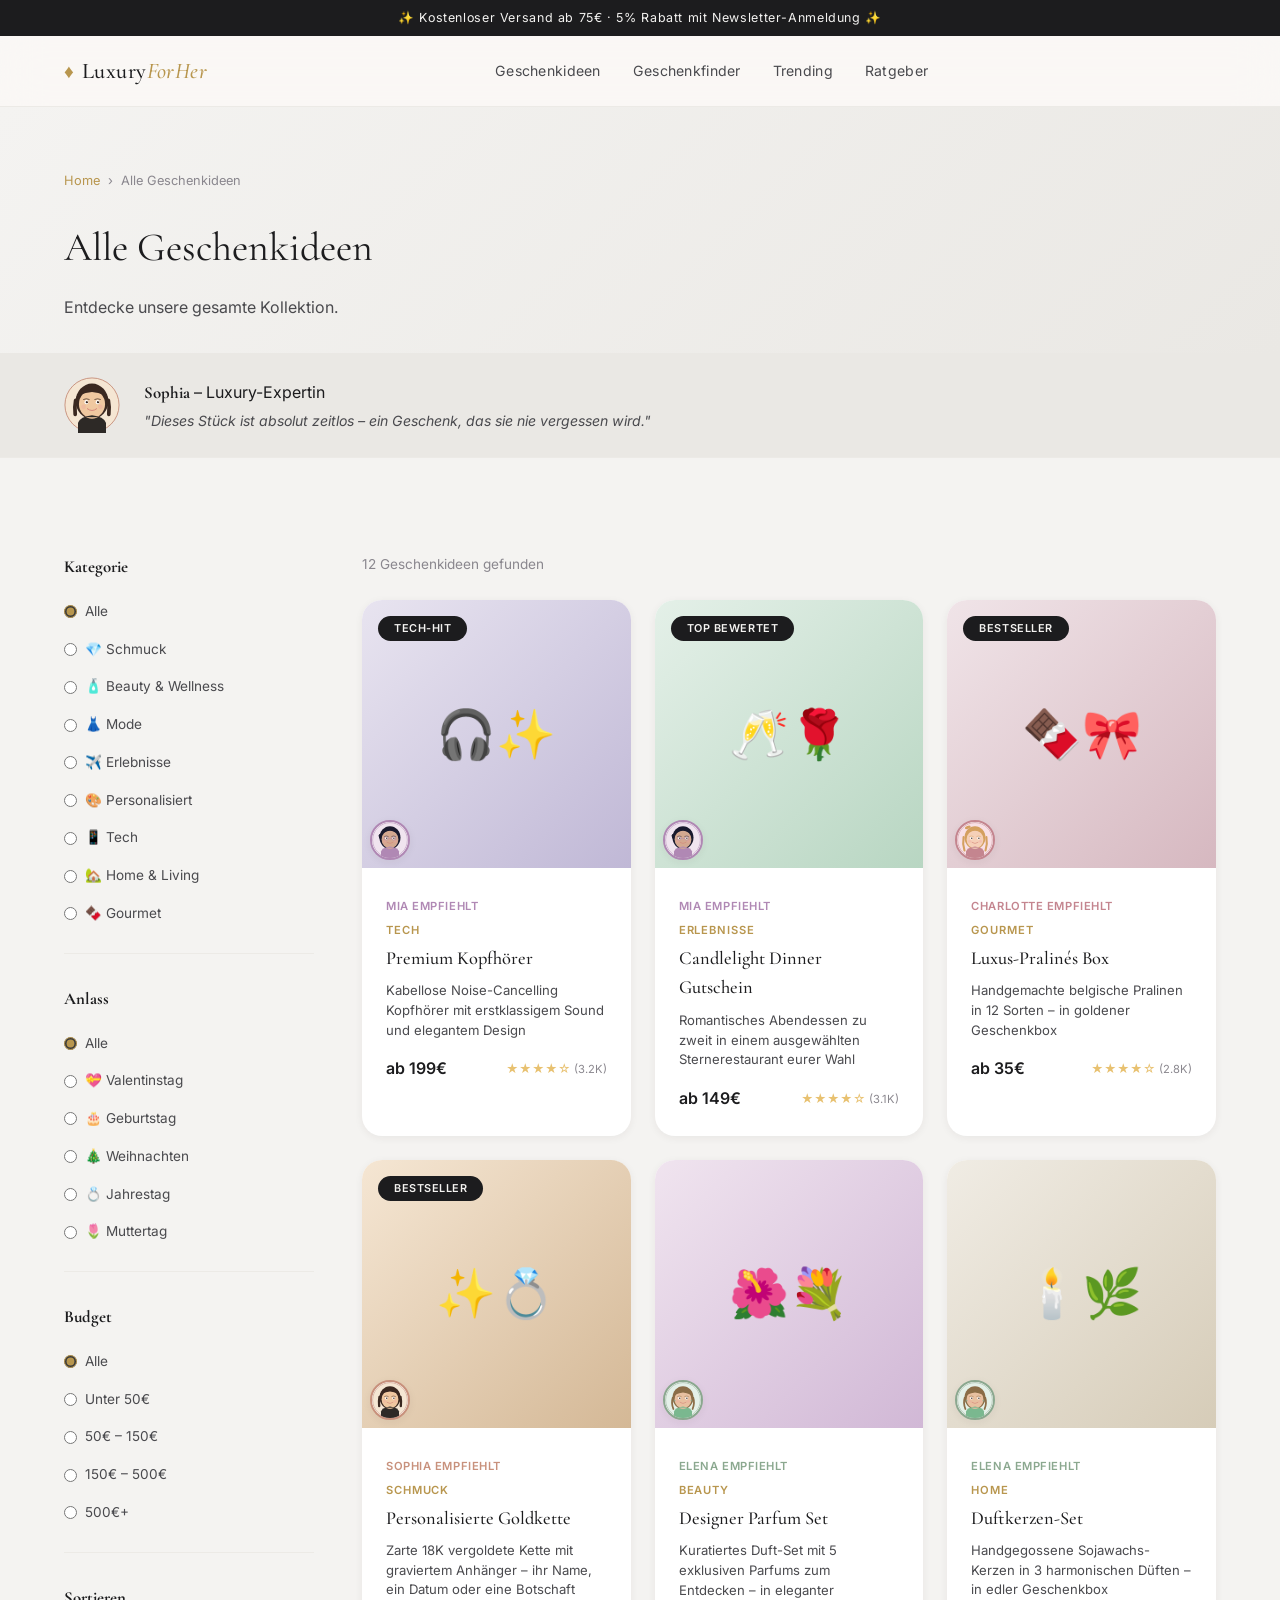
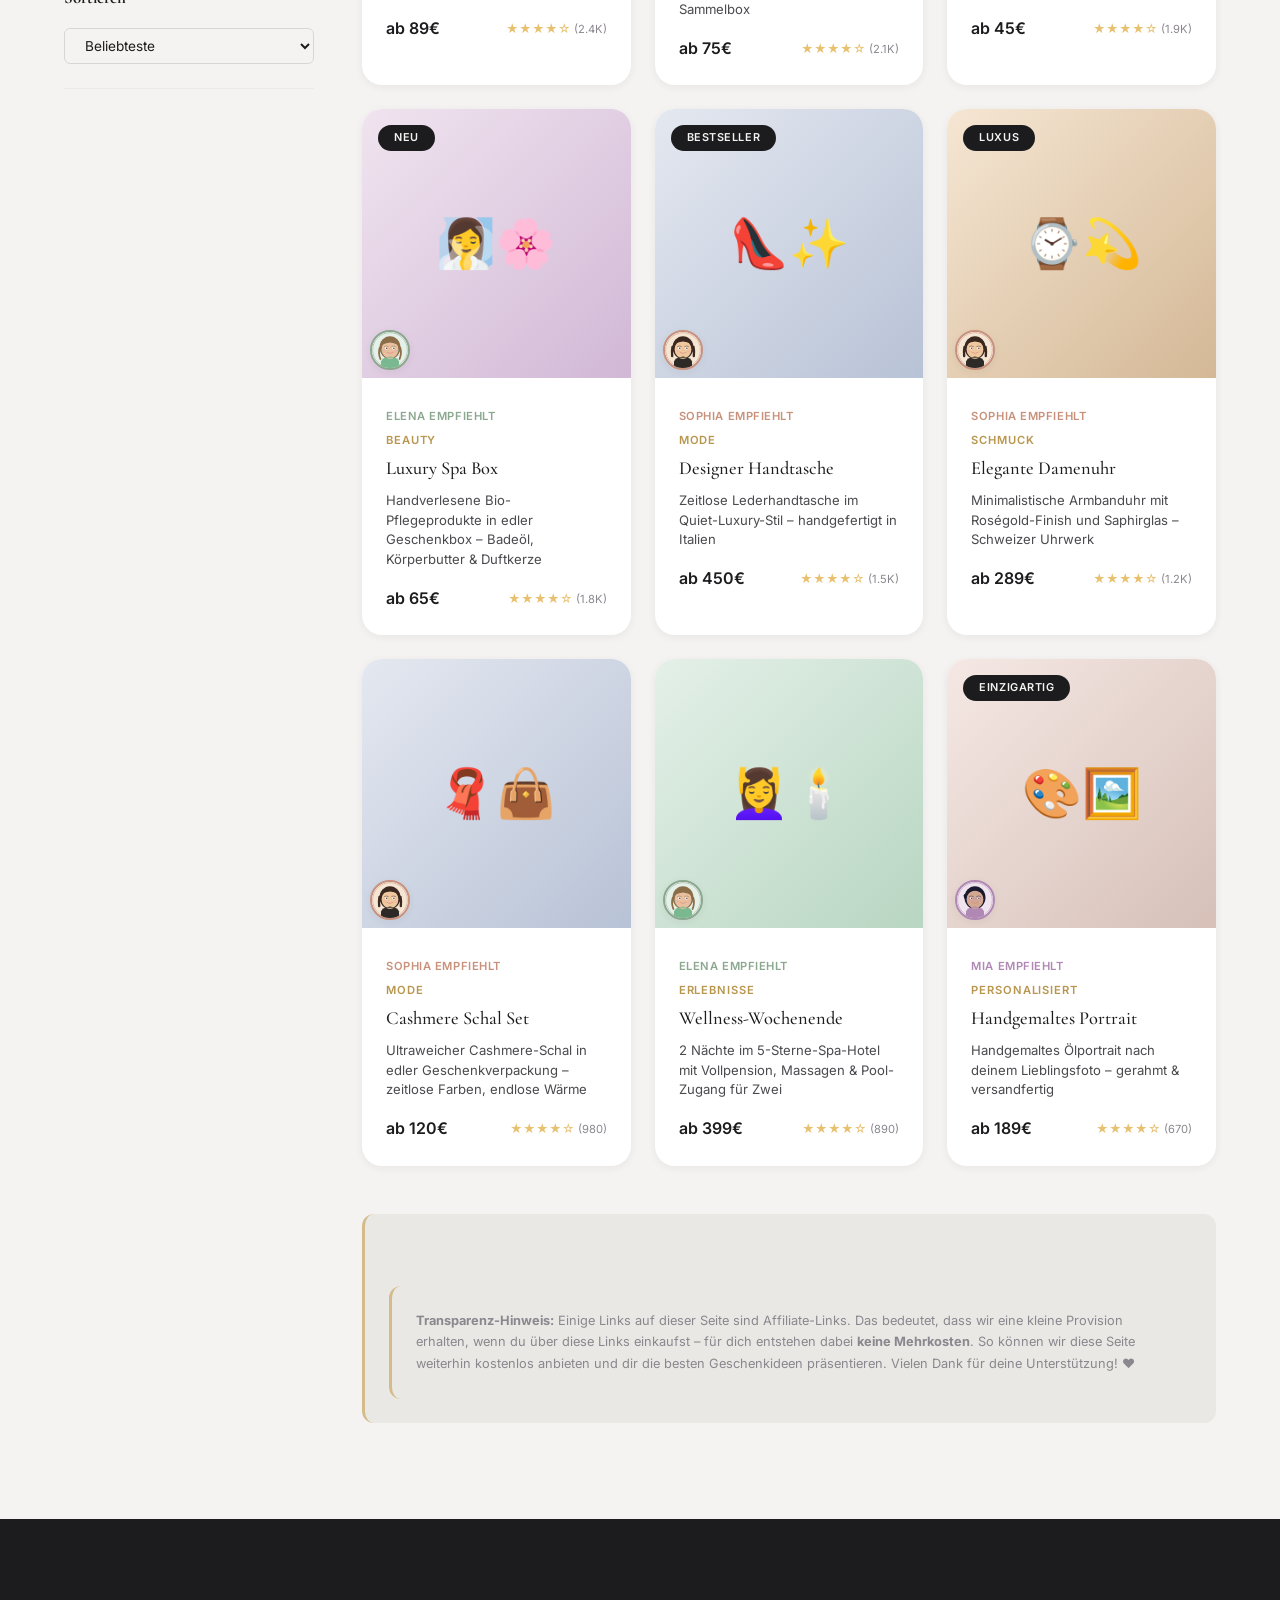
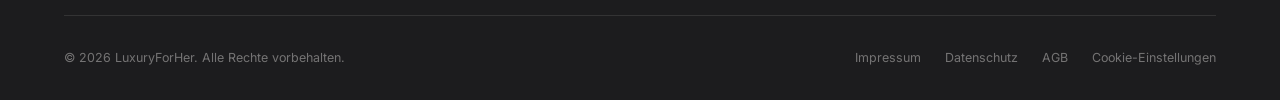
<file: pages/kategorie.html>
<!DOCTYPE html>
<html lang="de">
<head>
    <meta charset="UTF-8">
    <meta name="viewport" content="width=device-width, initial-scale=1.0">
    <title>Geschenkideen – LuxuryForHer</title>
    <meta name="description" content="Entdecke handverlesene Geschenkideen für Frauen in jeder Kategorie und jedem Budget.">
    <link rel="preconnect" href="https://fonts.googleapis.com">
    <link rel="preconnect" href="https://fonts.gstatic.com" crossorigin>
    <link href="https://fonts.googleapis.com/css2?family=Cormorant+Garamond:ital,wght@0,300;0,400;0,500;0,600;0,700;1,300;1,400&family=Inter:wght@300;400;500;600&display=swap" rel="stylesheet">
    <link rel="stylesheet" href="../css/style.css">
    <link rel="stylesheet" href="../css/avatars.css">
    <link rel="icon" href="data:image/svg+xml,<svg xmlns='http://www.w3.org/2000/svg' viewBox='0 0 100 100'><text y='.9em' font-size='90'>🎁</text></svg>">
</head>
<body>
    <!-- Announcement Bar -->
    <div class="announcement-bar">
        <p>✨ Kostenloser Versand ab 75€ · 5% Rabatt mit Newsletter-Anmeldung ✨</p>
    </div>

    <!-- Navigation -->
    <header class="header" id="header">
        <nav class="nav container">
            <a href="../index.html" class="nav__logo">
                <span class="logo-icon">♦</span>
                <span class="logo-text">Luxury<em>ForHer</em></span>
            </a>
            <div class="nav__menu" id="nav-menu">
                <ul class="nav__list">
                    <li class="nav__item"><a href="../index.html#kategorien" class="nav__link">Geschenkideen</a></li>
                    <li class="nav__item"><a href="../index.html#geschenkfinder" class="nav__link">Geschenkfinder</a></li>
                    <li class="nav__item"><a href="../index.html#trending" class="nav__link">Trending</a></li>
                    <li class="nav__item"><a href="ratgeber.html" class="nav__link">Ratgeber</a></li>
                </ul>
                <button class="nav__close" id="nav-close" aria-label="Menü schließen">✕</button>
            </div>
            <div class="nav__actions">
                <button class="nav__toggle" id="nav-toggle" aria-label="Menü öffnen">
                    <span></span><span></span><span></span>
                </button>
            </div>
        </nav>
    </header>

    <!-- Category Hero -->
    <section class="cat-hero" id="cat-hero">
        <div class="container">
            <nav class="breadcrumb">
                <a href="../index.html">Home</a>
                <span>›</span>
                <span id="breadcrumb-cat">Geschenkideen</span>
            </nav>
            <h1 id="cat-title">Alle Geschenkideen</h1>
            <p id="cat-description">Entdecke unsere handverlesenen Geschenkideen – sortiert, gefiltert und von unseren Expertinnen empfohlen.</p>
        </div>
    </section>

    <!-- Avatar Recommendations Bar -->
    <section class="avatar-bar">
        <div class="container">
            <div class="avatar-bar__inner" id="avatar-bar">
                <!-- Filled by JS with matching avatar recommendation -->
            </div>
        </div>
    </section>

    <!-- Filters & Products -->
    <section class="catalog section">
        <div class="container">
            <div class="catalog__layout">
                <!-- Sidebar Filters -->
                <aside class="catalog__filters" id="filters">
                    <div class="filter-group">
                        <h4>Kategorie</h4>
                        <div class="filter-options">
                            <label><input type="radio" name="category" value="" checked> Alle</label>
                            <label><input type="radio" name="category" value="schmuck"> 💎 Schmuck</label>
                            <label><input type="radio" name="category" value="beauty"> 🧴 Beauty & Wellness</label>
                            <label><input type="radio" name="category" value="mode"> 👗 Mode</label>
                            <label><input type="radio" name="category" value="erlebnisse"> ✈️ Erlebnisse</label>
                            <label><input type="radio" name="category" value="personalisiert"> 🎨 Personalisiert</label>
                            <label><input type="radio" name="category" value="tech"> 📱 Tech</label>
                            <label><input type="radio" name="category" value="home"> 🏡 Home & Living</label>
                            <label><input type="radio" name="category" value="gourmet"> 🍫 Gourmet</label>
                        </div>
                    </div>

                    <div class="filter-group">
                        <h4>Anlass</h4>
                        <div class="filter-options">
                            <label><input type="radio" name="occasion" value="" checked> Alle</label>
                            <label><input type="radio" name="occasion" value="valentinstag"> 💝 Valentinstag</label>
                            <label><input type="radio" name="occasion" value="geburtstag"> 🎂 Geburtstag</label>
                            <label><input type="radio" name="occasion" value="weihnachten"> 🎄 Weihnachten</label>
                            <label><input type="radio" name="occasion" value="jahrestag"> 💍 Jahrestag</label>
                            <label><input type="radio" name="occasion" value="muttertag"> 🌷 Muttertag</label>
                        </div>
                    </div>

                    <div class="filter-group">
                        <h4>Budget</h4>
                        <div class="filter-options">
                            <label><input type="radio" name="budget" value="" checked> Alle</label>
                            <label><input type="radio" name="budget" value="0-50"> Unter 50€</label>
                            <label><input type="radio" name="budget" value="50-150"> 50€ – 150€</label>
                            <label><input type="radio" name="budget" value="150-500"> 150€ – 500€</label>
                            <label><input type="radio" name="budget" value="500-9999"> 500€+</label>
                        </div>
                    </div>

                    <div class="filter-group">
                        <h4>Sortieren</h4>
                        <select id="sort-select">
                            <option value="popular">Beliebteste</option>
                            <option value="rating">Bestbewertet</option>
                            <option value="price-asc">Preis: Niedrig → Hoch</option>
                            <option value="price-desc">Preis: Hoch → Niedrig</option>
                        </select>
                    </div>
                </aside>

                <!-- Product Grid -->
                <div class="catalog__products">
                    <div class="catalog__count" id="result-count"></div>
                    <div class="catalog__grid" id="product-grid">
                        <!-- Products rendered by JS -->
                    </div>

                    <!-- Affiliate Disclosure -->
                    <div class="affiliate-disclosure" id="affiliate-disclosure">
                        <!-- Rendered by JS -->
                    </div>
                </div>
            </div>
        </div>
    </section>

    <!-- Footer -->
    <footer class="footer">
        <div class="container">
            <div class="footer__bottom">
                <p>© 2026 LuxuryForHer. Alle Rechte vorbehalten.</p>
                <div class="footer__legal">
                    <a href="impressum.html">Impressum</a>
                    <a href="datenschutz.html">Datenschutz</a>
                    <a href="#">AGB</a>
                    <a href="#">Cookie-Einstellungen</a>
                </div>
            </div>
        </div>
    </footer>

    <script src="../js/affiliate.js"></script>
    <script src="../js/avatars.js"></script>
    <script src="../js/main.js"></script>
    <script>
        document.addEventListener('DOMContentLoaded', () => {
            const params = new URLSearchParams(window.location.search);
            const catParam = params.get('cat');

            const categoryNames = {
                schmuck: { name: 'Schmuck & Accessoires', desc: 'Zeitlose Eleganz – von feinem Gold bis handgefertigten Unikaten.' },
                beauty: { name: 'Beauty & Wellness', desc: 'Luxuriöse Pflege, Spa-Sets und Duft-Erlebnisse.' },
                mode: { name: 'Mode & Fashion', desc: 'Designer-Stücke, Cashmere und zeitlose Handtaschen.' },
                erlebnisse: { name: 'Erlebnisse', desc: 'Unvergessliche Momente – von Dinner bis Wellness-Wochenende.' },
                personalisiert: { name: 'Personalisierte Geschenke', desc: 'Einzigartig wie sie – mit Gravur, Namen oder eurer Geschichte.' },
                tech: { name: 'Tech & Gadgets', desc: 'Smarte Geschenke mit Stil – für die technikaffine Frau.' },
                home: { name: 'Home & Living', desc: 'Stilvolle Akzente für ihr Zuhause.' },
                gourmet: { name: 'Gourmet & Genuss', desc: 'Kulinarische Verwöhnmomente – Pralinen, Wein & mehr.' },
                valentinstag: { name: 'Valentinstag', desc: 'Die schönsten Geschenke zum Tag der Liebe. 💝', occasion: 'valentinstag' },
                geburtstag: { name: 'Geburtstag', desc: 'Perfekte Geburtstagsgeschenke für jeden Typ. 🎂', occasion: 'geburtstag' },
                weihnachten: { name: 'Weihnachten', desc: 'Zauberhafte Geschenke unterm Baum. 🎄', occasion: 'weihnachten' },
                jahrestag: { name: 'Jahrestag', desc: 'Feiert eure gemeinsame Zeit mit besonderen Geschenken. 💍', occasion: 'jahrestag' },
                muttertag: { name: 'Muttertag', desc: 'Für die beste Mama der Welt. 🌷', occasion: 'muttertag' },
                unter50: { name: 'Geschenke unter 50€', desc: 'Tolle Ideen ohne großes Budget.', maxPrice: 50 },
                '50-150': { name: '50€ – 150€', desc: 'Die goldene Mitte: Qualität trifft Budget.', minPrice: 50, maxPrice: 150 },
                '150-500': { name: '150€ – 500€', desc: 'Premium-Geschenke für besondere Anlässe.', minPrice: 150, maxPrice: 500 },
                luxus: { name: 'Luxus 500€+', desc: 'Exklusive Geschenke für unvergessliche Momente.', minPrice: 500 },
            };

            const catInfo = categoryNames[catParam] || { name: 'Alle Geschenkideen', desc: 'Entdecke unsere gesamte Kollektion.' };

            document.getElementById('cat-title').textContent = catInfo.name;
            document.getElementById('cat-description').textContent = catInfo.desc;
            document.getElementById('breadcrumb-cat').textContent = catInfo.name;

            // Pre-select filters from URL
            if (catParam && !catInfo.occasion && !catInfo.minPrice && !catInfo.maxPrice) {
                const catRadio = document.querySelector(`input[name="category"][value="${catParam}"]`);
                if (catRadio) catRadio.checked = true;
            }
            if (catInfo.occasion) {
                const occRadio = document.querySelector(`input[name="occasion"][value="${catInfo.occasion}"]`);
                if (occRadio) occRadio.checked = true;
            }

            // Render products
            function renderProducts() {
                const category = document.querySelector('input[name="category"]:checked').value;
                const occasion = document.querySelector('input[name="occasion"]:checked').value;
                const budget = document.querySelector('input[name="budget"]:checked').value;
                const sort = document.getElementById('sort-select').value;

                const filters = { sort };
                if (category) filters.category = category;
                if (occasion) filters.occasion = occasion;
                if (budget) {
                    const [min, max] = budget.split('-').map(Number);
                    filters.minPrice = min;
                    filters.maxPrice = max;
                }

                // Apply URL-based price filters
                if (catInfo.minPrice) filters.minPrice = catInfo.minPrice;
                if (catInfo.maxPrice) filters.maxPrice = catInfo.maxPrice;

                const products = AffiliateSystem.filterProducts(filters);

                document.getElementById('result-count').textContent =
                    `${products.length} Geschenkidee${products.length !== 1 ? 'n' : ''} gefunden`;

                // Render with avatar recommendations
                const grid = document.getElementById('product-grid');
                grid.innerHTML = products.map(p => AvatarSystem.renderProductWithAvatar(p)).join('');

                // Render affiliate disclosure
                document.getElementById('affiliate-disclosure').innerHTML =
                    AffiliateSystem.renderDisclosure();

                // Update avatar bar
                updateAvatarBar(category || catParam);
            }

            function updateAvatarBar(category) {
                const bar = document.getElementById('avatar-bar');
                const matchingAvatars = Object.values(AvatarSystem.AVATARS).filter(a =>
                    !category || a.expertise.includes(category)
                );

                const avatar = matchingAvatars[0] || AvatarSystem.AVATARS.sophia;

                bar.innerHTML = `
                    <div class="avatar-bar__avatar">
                        ${AvatarSystem.generateAvatarSVG(avatar, 56)}
                    </div>
                    <div class="avatar-bar__text">
                        <strong>${avatar.name}</strong> – ${avatar.role}
                        <p>"${avatar.phrases[Math.floor(Math.random() * avatar.phrases.length)]}"</p>
                    </div>
                `;
            }

            // Event listeners for filters
            document.querySelectorAll('#filters input, #sort-select').forEach(el => {
                el.addEventListener('change', renderProducts);
            });

            // Initial render
            renderProducts();
        });
    </script>
</body>
</html>
</file>
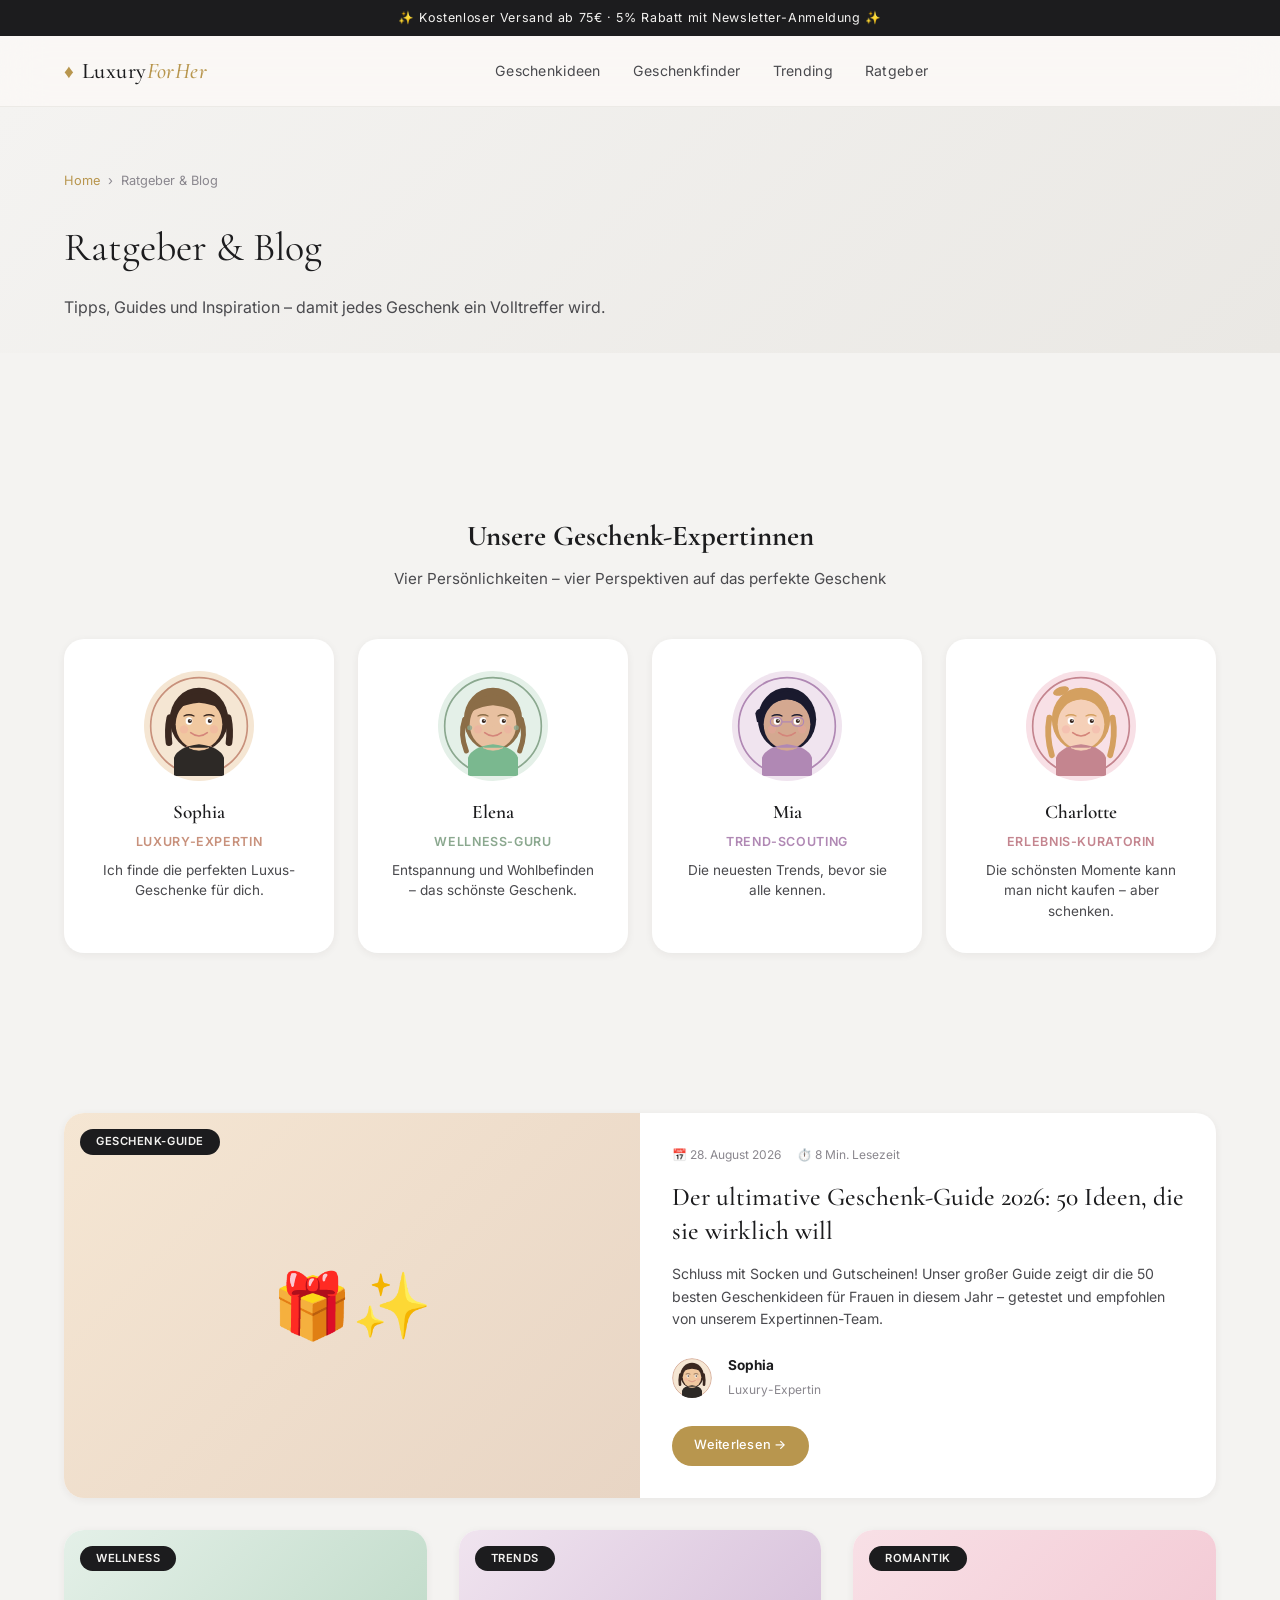
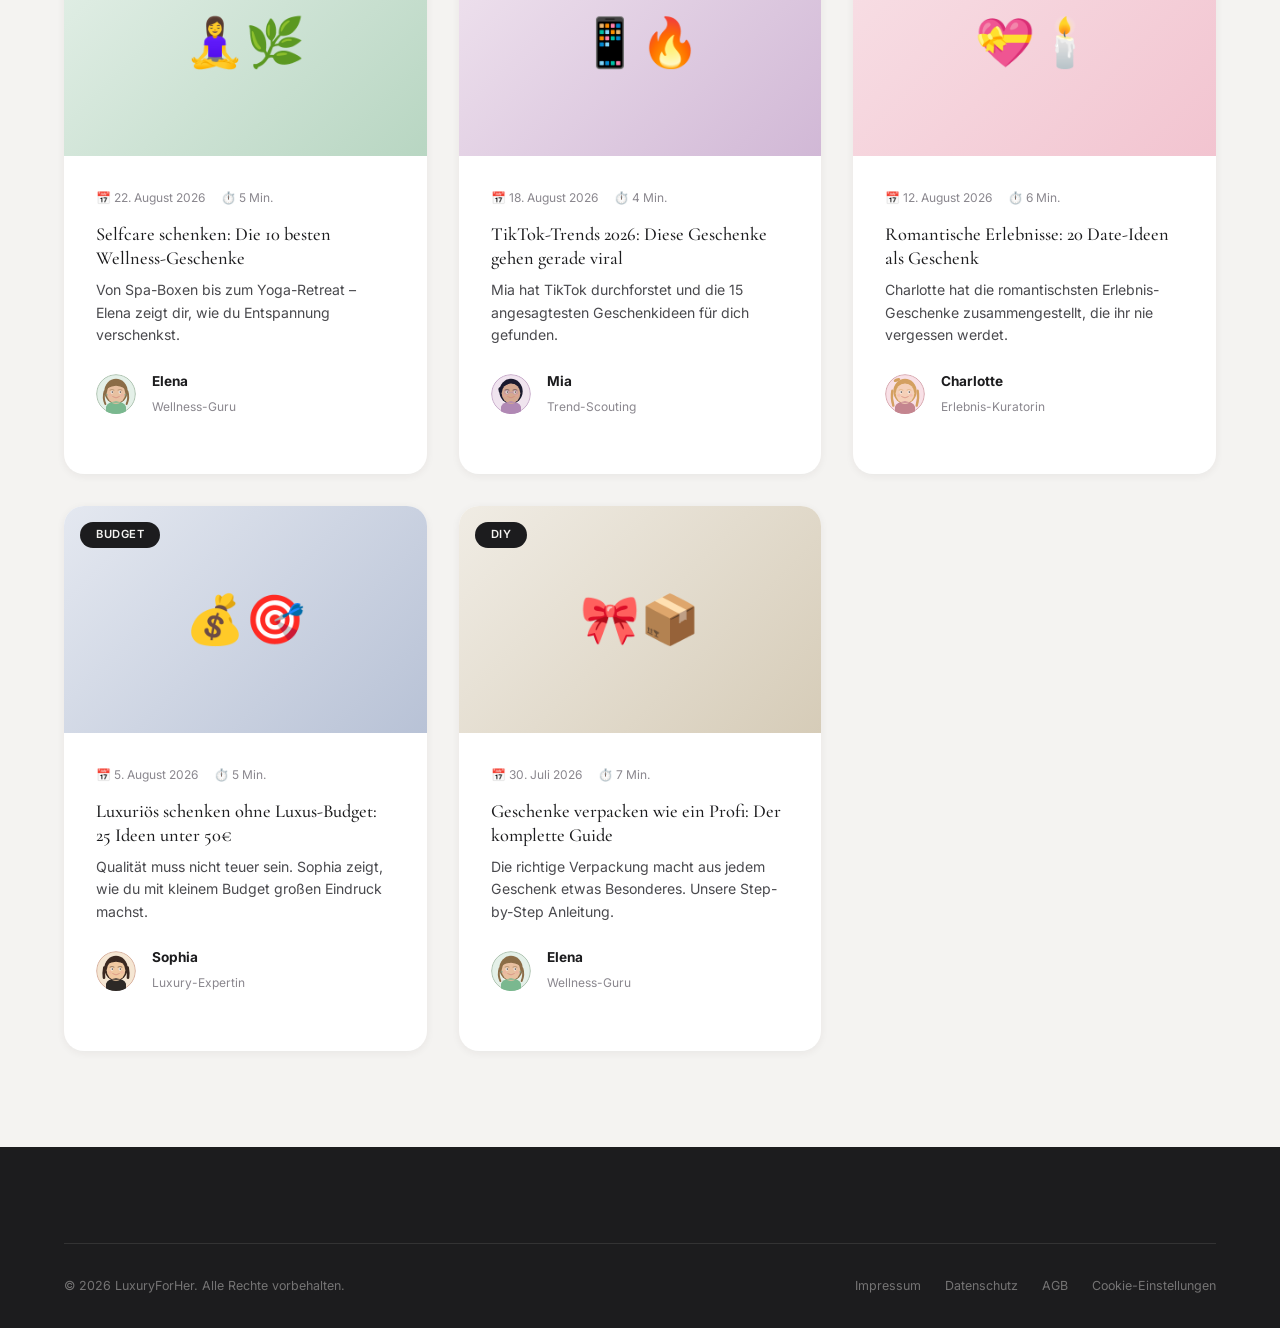
<file: pages/ratgeber.html>
<!DOCTYPE html>
<html lang="de">
<head>
    <meta charset="UTF-8">
    <meta name="viewport" content="width=device-width, initial-scale=1.0">
    <title>Ratgeber & Blog – LuxuryForHer</title>
    <meta name="description" content="Tipps, Guides und Inspiration rund um das perfekte Geschenk für Frauen.">
    <link rel="preconnect" href="https://fonts.googleapis.com">
    <link rel="preconnect" href="https://fonts.gstatic.com" crossorigin>
    <link href="https://fonts.googleapis.com/css2?family=Cormorant+Garamond:ital,wght@0,300;0,400;0,500;0,600;0,700;1,300;1,400&family=Inter:wght@300;400;500;600&display=swap" rel="stylesheet">
    <link rel="stylesheet" href="../css/style.css">
    <link rel="stylesheet" href="../css/avatars.css">
    <link rel="icon" href="data:image/svg+xml,<svg xmlns='http://www.w3.org/2000/svg' viewBox='0 0 100 100'><text y='.9em' font-size='90'>🎁</text></svg>">
</head>
<body>
    <!-- Announcement Bar -->
    <div class="announcement-bar">
        <p>✨ Kostenloser Versand ab 75€ · 5% Rabatt mit Newsletter-Anmeldung ✨</p>
    </div>

    <!-- Navigation -->
    <header class="header" id="header">
        <nav class="nav container">
            <a href="../index.html" class="nav__logo">
                <span class="logo-icon">♦</span>
                <span class="logo-text">Luxury<em>ForHer</em></span>
            </a>
            <div class="nav__menu" id="nav-menu">
                <ul class="nav__list">
                    <li class="nav__item"><a href="../index.html#kategorien" class="nav__link">Geschenkideen</a></li>
                    <li class="nav__item"><a href="../index.html#geschenkfinder" class="nav__link">Geschenkfinder</a></li>
                    <li class="nav__item"><a href="../index.html#trending" class="nav__link">Trending</a></li>
                    <li class="nav__item"><a href="ratgeber.html" class="nav__link">Ratgeber</a></li>
                </ul>
                <button class="nav__close" id="nav-close" aria-label="Menü schließen">✕</button>
            </div>
            <div class="nav__actions">
                <button class="nav__toggle" id="nav-toggle" aria-label="Menü öffnen">
                    <span></span><span></span><span></span>
                </button>
            </div>
        </nav>
    </header>

    <!-- Hero -->
    <section class="cat-hero">
        <div class="container">
            <nav class="breadcrumb">
                <a href="../index.html">Home</a>
                <span>›</span>
                <span>Ratgeber & Blog</span>
            </nav>
            <h1>Ratgeber & Blog</h1>
            <p>Tipps, Guides und Inspiration – damit jedes Geschenk ein Volltreffer wird.</p>
        </div>
    </section>

    <!-- Avatar Team Intro -->
    <section class="section" style="padding-bottom: 0;">
        <div class="container" id="avatar-carousel">
            <!-- Filled by JS -->
        </div>
    </section>

    <!-- Blog Articles -->
    <section class="section blog">
        <div class="container">
            <div class="blog__grid">
                <!-- Article 1 -->
                <article class="blog-card blog-card--featured">
                    <div class="blog-card__image" style="background: linear-gradient(135deg, #f5e6d3, #e8d5c4);">
                        <span class="blog-card__emoji">🎁✨</span>
                        <span class="blog-card__tag">Geschenk-Guide</span>
                    </div>
                    <div class="blog-card__content">
                        <div class="blog-card__meta">
                            <span>📅 28. August 2026</span>
                            <span>⏱️ 8 Min. Lesezeit</span>
                        </div>
                        <h2>Der ultimative Geschenk-Guide 2026: 50 Ideen, die sie wirklich will</h2>
                        <p>Schluss mit Socken und Gutscheinen! Unser großer Guide zeigt dir die 50 besten Geschenkideen für Frauen in diesem Jahr – getestet und empfohlen von unserem Expertinnen-Team.</p>
                        <div class="blog-card__author">
                            <div class="blog-card__author-avatar" id="author-sophia"></div>
                            <div>
                                <strong>Sophia</strong>
                                <span>Luxury-Expertin</span>
                            </div>
                        </div>
                        <a href="#" class="btn btn--primary btn--small">Weiterlesen →</a>
                    </div>
                </article>

                <!-- Article 2 -->
                <article class="blog-card">
                    <div class="blog-card__image" style="background: linear-gradient(135deg, #e4f0e8, #b8d6c2);">
                        <span class="blog-card__emoji">🧘‍♀️🌿</span>
                        <span class="blog-card__tag">Wellness</span>
                    </div>
                    <div class="blog-card__content">
                        <div class="blog-card__meta">
                            <span>📅 22. August 2026</span>
                            <span>⏱️ 5 Min.</span>
                        </div>
                        <h3>Selfcare schenken: Die 10 besten Wellness-Geschenke</h3>
                        <p>Von Spa-Boxen bis zum Yoga-Retreat – Elena zeigt dir, wie du Entspannung verschenkst.</p>
                        <div class="blog-card__author">
                            <div class="blog-card__author-avatar" id="author-elena"></div>
                            <div>
                                <strong>Elena</strong>
                                <span>Wellness-Guru</span>
                            </div>
                        </div>
                    </div>
                </article>

                <!-- Article 3 -->
                <article class="blog-card">
                    <div class="blog-card__image" style="background: linear-gradient(135deg, #f0e4ef, #d1b8d6);">
                        <span class="blog-card__emoji">📱🔥</span>
                        <span class="blog-card__tag">Trends</span>
                    </div>
                    <div class="blog-card__content">
                        <div class="blog-card__meta">
                            <span>📅 18. August 2026</span>
                            <span>⏱️ 4 Min.</span>
                        </div>
                        <h3>TikTok-Trends 2026: Diese Geschenke gehen gerade viral</h3>
                        <p>Mia hat TikTok durchforstet und die 15 angesagtesten Geschenkideen für dich gefunden.</p>
                        <div class="blog-card__author">
                            <div class="blog-card__author-avatar" id="author-mia"></div>
                            <div>
                                <strong>Mia</strong>
                                <span>Trend-Scouting</span>
                            </div>
                        </div>
                    </div>
                </article>

                <!-- Article 4 -->
                <article class="blog-card">
                    <div class="blog-card__image" style="background: linear-gradient(135deg, #f8e0e6, #f2c4d0);">
                        <span class="blog-card__emoji">💝🕯️</span>
                        <span class="blog-card__tag">Romantik</span>
                    </div>
                    <div class="blog-card__content">
                        <div class="blog-card__meta">
                            <span>📅 12. August 2026</span>
                            <span>⏱️ 6 Min.</span>
                        </div>
                        <h3>Romantische Erlebnisse: 20 Date-Ideen als Geschenk</h3>
                        <p>Charlotte hat die romantischsten Erlebnis-Geschenke zusammengestellt, die ihr nie vergessen werdet.</p>
                        <div class="blog-card__author">
                            <div class="blog-card__author-avatar" id="author-charlotte"></div>
                            <div>
                                <strong>Charlotte</strong>
                                <span>Erlebnis-Kuratorin</span>
                            </div>
                        </div>
                    </div>
                </article>

                <!-- Article 5 -->
                <article class="blog-card">
                    <div class="blog-card__image" style="background: linear-gradient(135deg, #e4e8f0, #b8c2d6);">
                        <span class="blog-card__emoji">💰🎯</span>
                        <span class="blog-card__tag">Budget</span>
                    </div>
                    <div class="blog-card__content">
                        <div class="blog-card__meta">
                            <span>📅 5. August 2026</span>
                            <span>⏱️ 5 Min.</span>
                        </div>
                        <h3>Luxuriös schenken ohne Luxus-Budget: 25 Ideen unter 50€</h3>
                        <p>Qualität muss nicht teuer sein. Sophia zeigt, wie du mit kleinem Budget großen Eindruck machst.</p>
                        <div class="blog-card__author">
                            <div class="blog-card__author-avatar" id="author-sophia-2"></div>
                            <div>
                                <strong>Sophia</strong>
                                <span>Luxury-Expertin</span>
                            </div>
                        </div>
                    </div>
                </article>

                <!-- Article 6 -->
                <article class="blog-card">
                    <div class="blog-card__image" style="background: linear-gradient(135deg, #f0ece4, #d6ccb8);">
                        <span class="blog-card__emoji">🎀📦</span>
                        <span class="blog-card__tag">DIY</span>
                    </div>
                    <div class="blog-card__content">
                        <div class="blog-card__meta">
                            <span>📅 30. Juli 2026</span>
                            <span>⏱️ 7 Min.</span>
                        </div>
                        <h3>Geschenke verpacken wie ein Profi: Der komplette Guide</h3>
                        <p>Die richtige Verpackung macht aus jedem Geschenk etwas Besonderes. Unsere Step-by-Step Anleitung.</p>
                        <div class="blog-card__author">
                            <div class="blog-card__author-avatar" id="author-elena-2"></div>
                            <div>
                                <strong>Elena</strong>
                                <span>Wellness-Guru</span>
                            </div>
                        </div>
                    </div>
                </article>
            </div>
        </div>
    </section>

    <!-- Footer -->
    <footer class="footer">
        <div class="container">
            <div class="footer__bottom">
                <p>© 2026 LuxuryForHer. Alle Rechte vorbehalten.</p>
                <div class="footer__legal">
                    <a href="impressum.html">Impressum</a>
                    <a href="datenschutz.html">Datenschutz</a>
                    <a href="#">AGB</a>
                    <a href="#">Cookie-Einstellungen</a>
                </div>
            </div>
        </div>
    </footer>

    <script src="../js/avatars.js"></script>
    <script src="../js/main.js"></script>
    <script>
        document.addEventListener('DOMContentLoaded', () => {
            // Render avatar carousel
            const carousel = document.getElementById('avatar-carousel');
            if (carousel) {
                carousel.innerHTML = AvatarSystem.renderAvatarCarousel();
            }

            // Render author avatars
            const avatarMap = {
                'author-sophia': 'sophia',
                'author-sophia-2': 'sophia',
                'author-elena': 'elena',
                'author-elena-2': 'elena',
                'author-mia': 'mia',
                'author-charlotte': 'charlotte',
            };

            Object.entries(avatarMap).forEach(([elementId, avatarId]) => {
                const el = document.getElementById(elementId);
                if (el) {
                    const avatar = AvatarSystem.getAvatar(avatarId);
                    el.innerHTML = AvatarSystem.generateAvatarSVG(avatar, 40);
                }
            });
        });
    </script>

    <style>
        /* Blog-specific styles */
        .blog__grid {
            display: grid;
            grid-template-columns: repeat(3, 1fr);
            gap: var(--space-xl);
        }

        .blog-card {
            background: var(--color-bg-card);
            border-radius: var(--radius-lg);
            overflow: hidden;
            box-shadow: var(--shadow-sm);
            transition: var(--transition);
        }

        .blog-card:hover {
            transform: translateY(-6px);
            box-shadow: var(--shadow-lg);
        }

        .blog-card--featured {
            grid-column: span 3;
            display: grid;
            grid-template-columns: 1fr 1fr;
        }

        .blog-card__image {
            aspect-ratio: 16/10;
            display: flex;
            align-items: center;
            justify-content: center;
            position: relative;
        }

        .blog-card--featured .blog-card__image {
            aspect-ratio: auto;
            min-height: 300px;
        }

        .blog-card__emoji {
            font-size: 3rem;
        }

        .blog-card--featured .blog-card__emoji {
            font-size: 4rem;
        }

        .blog-card__tag {
            position: absolute;
            top: var(--space-md);
            left: var(--space-md);
            background: var(--color-text);
            color: var(--color-bg);
            padding: var(--space-xs) var(--space-md);
            border-radius: 100px;
            font-size: 0.7rem;
            font-weight: 600;
            letter-spacing: 0.05em;
            text-transform: uppercase;
        }

        .blog-card__content {
            padding: var(--space-xl);
        }

        .blog-card__meta {
            display: flex;
            gap: var(--space-md);
            font-size: 0.75rem;
            color: var(--color-text-muted);
            margin-bottom: var(--space-md);
        }

        .blog-card__content h2 {
            font-family: var(--font-heading);
            font-size: 1.6rem;
            font-weight: 500;
            margin-bottom: var(--space-md);
            line-height: 1.3;
        }

        .blog-card__content h3 {
            font-family: var(--font-heading);
            font-size: 1.15rem;
            font-weight: 500;
            margin-bottom: var(--space-sm);
            line-height: 1.3;
        }

        .blog-card__content p {
            font-size: 0.88rem;
            color: var(--color-text-light);
            line-height: 1.6;
            margin-bottom: var(--space-lg);
        }

        .blog-card__author {
            display: flex;
            align-items: center;
            gap: var(--space-md);
            margin-bottom: var(--space-lg);
        }

        .blog-card__author-avatar {
            width: 40px;
            height: 40px;
            border-radius: 50%;
            overflow: hidden;
            flex-shrink: 0;
            line-height: 0;
        }

        .blog-card__author strong {
            display: block;
            font-size: 0.85rem;
        }

        .blog-card__author span {
            font-size: 0.75rem;
            color: var(--color-text-muted);
        }

        @media (max-width: 1024px) {
            .blog__grid {
                grid-template-columns: repeat(2, 1fr);
            }

            .blog-card--featured {
                grid-column: span 2;
            }
        }

        @media (max-width: 768px) {
            .blog__grid {
                grid-template-columns: 1fr;
            }

            .blog-card--featured {
                grid-column: span 1;
                grid-template-columns: 1fr;
            }
        }
    </style>
</body>
</html>
</file>
<file: css/style.css>
/* ===================================================
   LuxuryForHer – Stylesheet
   Design: Quiet Luxury · Masculine Confidence
   Colors: Warm Gold, Charcoal, Slate, Cool Grey
   Target: Men shopping premium gifts for women
   =================================================== */

/* --- CSS Custom Properties --- */
:root {
    /* Brand colors – warm gold/amber accent, confident & premium */
    --color-primary: #b8964e;
    --color-primary-light: #d4bc8a;
    --color-primary-dark: #96783c;
    --color-secondary: #5c6470;
    --color-accent: #c4a764;
    --color-accent-rose: #c9a84e;

    /* Neutrals – cool-warm grey base, clean & sharp */
    --color-bg: #f4f3f1;
    --color-bg-alt: #eae8e4;
    --color-bg-card: #ffffff;
    --color-text: #1c1c1e;
    --color-text-light: #4a4a4e;
    --color-text-muted: #8a878e;
    --color-border: #d8d6d2;
    --color-border-light: #eceae6;

    /* Semantic */
    --color-success: #7ab88f;
    --color-warning: #e8c170;

    /* Typography */
    --font-heading: 'Cormorant Garamond', 'Georgia', serif;
    --font-body: 'Inter', -apple-system, BlinkMacSystemFont, 'Segoe UI', sans-serif;

    /* Spacing */
    --space-xs: 0.25rem;
    --space-sm: 0.5rem;
    --space-md: 1rem;
    --space-lg: 1.5rem;
    --space-xl: 2rem;
    --space-2xl: 3rem;
    --space-3xl: 4rem;
    --space-4xl: 6rem;

    /* Radius */
    --radius-sm: 6px;
    --radius-md: 12px;
    --radius-lg: 20px;
    --radius-xl: 28px;
    --radius-round: 50%;

    /* Shadows */
    --shadow-sm: 0 2px 8px rgba(45, 41, 38, 0.06);
    --shadow-md: 0 4px 20px rgba(45, 41, 38, 0.08);
    --shadow-lg: 0 8px 40px rgba(45, 41, 38, 0.12);
    --shadow-xl: 0 16px 60px rgba(45, 41, 38, 0.16);

    /* Transitions */
    --transition: 0.3s cubic-bezier(0.4, 0, 0.2, 1);
    --transition-slow: 0.5s cubic-bezier(0.4, 0, 0.2, 1);
}

/* --- Reset & Base --- */
*, *::before, *::after {
    margin: 0;
    padding: 0;
    box-sizing: border-box;
}

html {
    scroll-behavior: smooth;
    font-size: 16px;
}

body {
    font-family: var(--font-body);
    background: var(--color-bg);
    color: var(--color-text);
    line-height: 1.6;
    -webkit-font-smoothing: antialiased;
    overflow-x: hidden;
}

img {
    max-width: 100%;
    display: block;
}

a {
    text-decoration: none;
    color: inherit;
    transition: var(--transition);
}

ul {
    list-style: none;
}

button {
    border: none;
    background: none;
    cursor: pointer;
    font-family: inherit;
    color: inherit;
}

input {
    font-family: inherit;
}

/* --- Container --- */
.container {
    width: 100%;
    max-width: 1200px;
    margin: 0 auto;
    padding: 0 var(--space-lg);
}

/* --- Section --- */
.section {
    padding: var(--space-4xl) 0;
}

.section__header {
    text-align: center;
    margin-bottom: var(--space-3xl);
}

.section__badge {
    display: inline-block;
    padding: var(--space-xs) var(--space-lg);
    background: var(--color-primary-light);
    color: var(--color-primary-dark);
    border-radius: 100px;
    font-size: 0.75rem;
    font-weight: 600;
    letter-spacing: 0.1em;
    text-transform: uppercase;
    margin-bottom: var(--space-md);
}

.section__title {
    font-family: var(--font-heading);
    font-size: clamp(1.8rem, 4vw, 2.8rem);
    font-weight: 400;
    line-height: 1.2;
    color: var(--color-text);
    margin-bottom: var(--space-md);
}

.section__subtitle {
    font-size: 1.05rem;
    color: var(--color-text-light);
    max-width: 560px;
    margin: 0 auto;
}

/* --- Buttons --- */
.btn {
    display: inline-flex;
    align-items: center;
    gap: var(--space-sm);
    padding: 0.85rem 2rem;
    border-radius: 100px;
    font-size: 0.9rem;
    font-weight: 500;
    letter-spacing: 0.02em;
    transition: var(--transition);
    white-space: nowrap;
}

.btn--primary {
    background: var(--color-primary);
    color: #fff;
}

.btn--primary:hover {
    background: var(--color-primary-dark);
    transform: translateY(-2px);
    box-shadow: var(--shadow-md);
}

.btn--outline {
    border: 1.5px solid var(--color-primary);
    color: var(--color-primary-dark);
    background: transparent;
}

.btn--outline:hover {
    background: var(--color-primary);
    color: #fff;
    transform: translateY(-2px);
}

.btn--small {
    padding: 0.6rem 1.4rem;
    font-size: 0.8rem;
}

/* --- Announcement Bar --- */
.announcement-bar {
    background: var(--color-text);
    color: var(--color-bg);
    text-align: center;
    padding: var(--space-sm) var(--space-md);
    font-size: 0.78rem;
    letter-spacing: 0.05em;
}

/* --- Header / Navigation --- */
.header {
    position: sticky;
    top: 0;
    z-index: 1000;
    background: rgba(250, 248, 246, 0.92);
    backdrop-filter: blur(20px);
    -webkit-backdrop-filter: blur(20px);
    border-bottom: 1px solid var(--color-border-light);
    transition: var(--transition);
}

.header.scrolled {
    box-shadow: var(--shadow-sm);
}

.nav {
    display: flex;
    align-items: center;
    justify-content: space-between;
    height: 70px;
}

.nav__logo {
    display: flex;
    align-items: center;
    gap: var(--space-sm);
    z-index: 1001;
}

.logo-icon {
    color: var(--color-primary);
    font-size: 1.2rem;
}

.logo-text {
    font-family: var(--font-heading);
    font-size: 1.4rem;
    font-weight: 500;
    letter-spacing: 0.02em;
}

.logo-text em {
    font-style: italic;
    color: var(--color-primary);
}

.nav__list {
    display: flex;
    align-items: center;
    gap: var(--space-xl);
}

.nav__link {
    font-size: 0.88rem;
    font-weight: 400;
    color: var(--color-text-light);
    letter-spacing: 0.02em;
    position: relative;
}

.nav__link::after {
    content: '';
    position: absolute;
    bottom: -4px;
    left: 0;
    width: 0;
    height: 1.5px;
    background: var(--color-primary);
    transition: var(--transition);
}

.nav__link:hover {
    color: var(--color-primary-dark);
}

.nav__link:hover::after {
    width: 100%;
}

.dropdown-arrow {
    font-size: 0.7rem;
    transition: var(--transition);
}

/* Dropdown */
.nav__item--dropdown {
    position: relative;
}

.dropdown {
    position: absolute;
    top: 100%;
    left: 50%;
    transform: translateX(-50%) translateY(10px);
    background: var(--color-bg-card);
    border-radius: var(--radius-lg);
    box-shadow: var(--shadow-lg);
    border: 1px solid var(--color-border-light);
    padding: var(--space-xl);
    opacity: 0;
    visibility: hidden;
    transition: var(--transition);
    min-width: 520px;
}

.nav__item--dropdown:hover .dropdown {
    opacity: 1;
    visibility: visible;
    transform: translateX(-50%) translateY(0);
}

.nav__item--dropdown:hover .dropdown-arrow {
    transform: rotate(180deg);
}

.dropdown__grid {
    display: grid;
    grid-template-columns: repeat(3, 1fr);
    gap: var(--space-xl);
}

.dropdown__column h4 {
    font-family: var(--font-heading);
    font-size: 1rem;
    font-weight: 600;
    color: var(--color-primary-dark);
    margin-bottom: var(--space-md);
    padding-bottom: var(--space-sm);
    border-bottom: 1px solid var(--color-border-light);
}

.dropdown__column a {
    display: block;
    padding: var(--space-xs) 0;
    font-size: 0.85rem;
    color: var(--color-text-light);
}

.dropdown__column a:hover {
    color: var(--color-primary);
    padding-left: var(--space-sm);
}

/* Nav Actions */
.nav__actions {
    display: flex;
    align-items: center;
    gap: var(--space-md);
}

.nav__search-btn,
.nav__wishlist-btn {
    color: var(--color-text-light);
    padding: var(--space-sm);
    transition: var(--transition);
}

.nav__search-btn:hover,
.nav__wishlist-btn:hover {
    color: var(--color-primary);
}

.nav__wishlist-btn {
    position: relative;
}

.wishlist-count {
    position: absolute;
    top: 0;
    right: 0;
    background: var(--color-primary);
    color: #fff;
    font-size: 0.6rem;
    width: 16px;
    height: 16px;
    border-radius: 50%;
    display: flex;
    align-items: center;
    justify-content: center;
    font-weight: 600;
}

/* Mobile Toggle */
.nav__toggle {
    display: none;
    flex-direction: column;
    gap: 5px;
    padding: var(--space-sm);
    z-index: 1001;
}

.nav__toggle span {
    width: 22px;
    height: 2px;
    background: var(--color-text);
    transition: var(--transition);
    border-radius: 2px;
}

.nav__close {
    display: none;
}

/* --- Search Overlay --- */
.search-overlay {
    position: fixed;
    inset: 0;
    background: rgba(250, 248, 246, 0.96);
    backdrop-filter: blur(30px);
    z-index: 2000;
    display: flex;
    align-items: center;
    justify-content: center;
    opacity: 0;
    visibility: hidden;
    transition: var(--transition);
}

.search-overlay.active {
    opacity: 1;
    visibility: visible;
}

.search-overlay__content {
    text-align: center;
    width: 100%;
    max-width: 600px;
    padding: var(--space-xl);
}

.search-overlay__close {
    position: absolute;
    top: var(--space-xl);
    right: var(--space-xl);
    font-size: 1.5rem;
    color: var(--color-text-light);
    padding: var(--space-md);
}

.search-overlay__content h2 {
    font-family: var(--font-heading);
    font-size: 2rem;
    margin-bottom: var(--space-xl);
}

.search-overlay__input-wrap {
    display: flex;
    border: 2px solid var(--color-border);
    border-radius: 100px;
    overflow: hidden;
    background: var(--color-bg-card);
}

.search-overlay__input-wrap input {
    flex: 1;
    border: none;
    padding: var(--space-md) var(--space-xl);
    font-size: 1.05rem;
    background: transparent;
    outline: none;
}

.search-overlay__submit {
    padding: var(--space-md) var(--space-xl);
    font-size: 1.2rem;
    color: var(--color-primary);
}

.search-overlay__suggestions {
    margin-top: var(--space-lg);
    display: flex;
    flex-wrap: wrap;
    align-items: center;
    justify-content: center;
    gap: var(--space-sm);
    font-size: 0.85rem;
}

.search-overlay__suggestions span {
    color: var(--color-text-muted);
}

.search-overlay__suggestions a {
    padding: var(--space-xs) var(--space-md);
    background: var(--color-bg-alt);
    border-radius: 100px;
    color: var(--color-text-light);
    font-size: 0.8rem;
}

.search-overlay__suggestions a:hover {
    background: var(--color-primary-light);
    color: var(--color-primary-dark);
}

/* --- Hero Section --- */
.hero {
    position: relative;
    min-height: 92vh;
    display: flex;
    align-items: center;
    overflow: hidden;
}

.hero__bg {
    position: absolute;
    inset: 0;
}

.hero__gradient {
    position: absolute;
    inset: 0;
    background:
        radial-gradient(ellipse at 20% 50%, rgba(232, 196, 184, 0.4) 0%, transparent 60%),
        radial-gradient(ellipse at 80% 30%, rgba(209, 184, 214, 0.3) 0%, transparent 50%),
        radial-gradient(ellipse at 60% 80%, rgba(184, 214, 194, 0.2) 0%, transparent 50%),
        linear-gradient(135deg, var(--color-bg) 0%, #f8f0ec 50%, #f0ebe6 100%);
}

.hero__content {
    position: relative;
    z-index: 1;
    padding: var(--space-4xl) 0;
    max-width: 700px;
}

.hero__badge {
    display: inline-block;
    padding: var(--space-sm) var(--space-lg);
    background: rgba(200, 145, 124, 0.12);
    border: 1px solid rgba(200, 145, 124, 0.25);
    border-radius: 100px;
    font-size: 0.75rem;
    font-weight: 600;
    letter-spacing: 0.12em;
    text-transform: uppercase;
    color: var(--color-primary-dark);
    margin-bottom: var(--space-xl);
    animation: fadeInUp 0.8s ease-out;
}

.hero__title {
    font-family: var(--font-heading);
    font-size: clamp(2.4rem, 5.5vw, 4rem);
    font-weight: 300;
    line-height: 1.15;
    color: var(--color-text);
    margin-bottom: var(--space-xl);
    animation: fadeInUp 0.8s ease-out 0.15s both;
}

.hero__title em {
    font-style: italic;
    color: var(--color-primary);
}

.hero__subtitle {
    font-size: 1.1rem;
    line-height: 1.7;
    color: var(--color-text-light);
    margin-bottom: var(--space-2xl);
    max-width: 520px;
    animation: fadeInUp 0.8s ease-out 0.3s both;
}

.hero__actions {
    display: flex;
    gap: var(--space-md);
    flex-wrap: wrap;
    margin-bottom: var(--space-3xl);
    animation: fadeInUp 0.8s ease-out 0.45s both;
}

.hero__trust {
    display: flex;
    align-items: center;
    gap: var(--space-xl);
    animation: fadeInUp 0.8s ease-out 0.6s both;
}

.trust-item {
    display: flex;
    flex-direction: column;
}

.trust-number {
    font-family: var(--font-heading);
    font-size: 1.5rem;
    font-weight: 600;
    color: var(--color-text);
}

.trust-label {
    font-size: 0.75rem;
    color: var(--color-text-muted);
    letter-spacing: 0.05em;
    text-transform: uppercase;
}

.trust-divider {
    width: 1px;
    height: 36px;
    background: var(--color-border);
}

/* Hero Scroll Indicator */
.hero__scroll {
    position: absolute;
    bottom: var(--space-2xl);
    left: 50%;
    transform: translateX(-50%);
    display: flex;
    flex-direction: column;
    align-items: center;
    gap: var(--space-sm);
    z-index: 1;
}

.hero__scroll span {
    font-size: 0.7rem;
    letter-spacing: 0.15em;
    text-transform: uppercase;
    color: var(--color-text-muted);
}

.scroll-line {
    width: 1px;
    height: 40px;
    background: var(--color-border);
    position: relative;
    overflow: hidden;
}

.scroll-line::after {
    content: '';
    position: absolute;
    top: -100%;
    left: 0;
    width: 100%;
    height: 60%;
    background: var(--color-primary);
    animation: scrollDown 2s ease-in-out infinite;
}

/* --- Categories --- */
.categories__grid {
    display: grid;
    grid-template-columns: repeat(4, 1fr);
    gap: var(--space-lg);
}

.category-card {
    position: relative;
    border-radius: var(--radius-lg);
    overflow: hidden;
    transition: var(--transition);
    display: flex;
    flex-direction: column;
}

.category-card:hover {
    transform: translateY(-6px);
    box-shadow: var(--shadow-lg);
}

.category-card--large {
    grid-column: span 2;
    grid-row: span 2;
}

.category-card__bg {
    aspect-ratio: 1;
    display: flex;
    align-items: center;
    justify-content: center;
    position: relative;
}

.category-card--large .category-card__bg {
    aspect-ratio: auto;
    flex: 1;
    min-height: 200px;
}

.category-card__icon {
    font-size: 3rem;
    filter: drop-shadow(0 4px 8px rgba(0, 0, 0, 0.1));
    transition: var(--transition);
}

.category-card:hover .category-card__icon {
    transform: scale(1.15);
}

.category-card--large .category-card__icon {
    font-size: 4.5rem;
}

.category-card__content {
    padding: var(--space-lg);
    background: var(--color-bg-card);
}

.category-card__content h3 {
    font-family: var(--font-heading);
    font-size: 1.15rem;
    font-weight: 500;
    margin-bottom: var(--space-xs);
}

.category-card--large .category-card__content h3 {
    font-size: 1.4rem;
}

.category-card__content p {
    font-size: 0.8rem;
    color: var(--color-text-light);
    margin-bottom: var(--space-sm);
}

.category-card__count {
    font-size: 0.72rem;
    color: var(--color-primary);
    font-weight: 600;
    letter-spacing: 0.05em;
}

/* --- Gift Finder --- */
.gift-finder {
    background: var(--color-bg-alt);
}

.finder {
    max-width: 700px;
    margin: 0 auto;
    background: var(--color-bg-card);
    border-radius: var(--radius-xl);
    padding: var(--space-3xl);
    box-shadow: var(--shadow-md);
}

.finder__step {
    display: none;
}

.finder__step.active {
    display: block;
    animation: fadeInUp 0.5s ease-out;
}

.finder__progress {
    display: flex;
    align-items: center;
    gap: var(--space-md);
    margin-bottom: var(--space-xl);
}

.progress-bar {
    flex: 1;
    height: 4px;
    background: var(--color-border-light);
    border-radius: 100px;
    overflow: hidden;
}

.progress-fill {
    height: 100%;
    background: linear-gradient(90deg, var(--color-primary-light), var(--color-primary));
    border-radius: 100px;
    transition: var(--transition-slow);
}

.finder__progress span {
    font-size: 0.75rem;
    color: var(--color-text-muted);
    white-space: nowrap;
}

.finder__step h3 {
    font-family: var(--font-heading);
    font-size: 1.5rem;
    text-align: center;
    margin-bottom: var(--space-xl);
}

.finder__options {
    display: grid;
    grid-template-columns: repeat(3, 1fr);
    gap: var(--space-md);
}

.finder__option {
    display: flex;
    flex-direction: column;
    align-items: center;
    gap: var(--space-sm);
    padding: var(--space-lg);
    border: 2px solid var(--color-border-light);
    border-radius: var(--radius-md);
    transition: var(--transition);
    background: var(--color-bg);
}

.finder__option:hover {
    border-color: var(--color-primary);
    background: var(--color-bg-card);
    transform: translateY(-3px);
    box-shadow: var(--shadow-sm);
}

.finder__option-icon {
    font-size: 1.8rem;
}

.finder__option-text {
    font-size: 0.85rem;
    font-weight: 500;
    text-align: center;
}

.finder__back {
    display: block;
    margin: var(--space-xl) auto 0;
    font-size: 0.85rem;
    color: var(--color-text-muted);
    padding: var(--space-sm) var(--space-md);
}

.finder__back:hover {
    color: var(--color-primary);
}

.finder__results-grid {
    display: grid;
    grid-template-columns: repeat(2, 1fr);
    gap: var(--space-md);
    margin: var(--space-xl) 0;
}

.finder__result-card {
    padding: var(--space-lg);
    border-radius: var(--radius-md);
    border: 1px solid var(--color-border-light);
    transition: var(--transition);
    background: var(--color-bg);
}

.finder__result-card:hover {
    border-color: var(--color-primary-light);
    box-shadow: var(--shadow-sm);
}

.finder__result-card .emoji {
    font-size: 2rem;
    margin-bottom: var(--space-sm);
}

.finder__result-card h4 {
    font-family: var(--font-heading);
    font-size: 1.05rem;
    margin-bottom: var(--space-xs);
}

.finder__result-card p {
    font-size: 0.8rem;
    color: var(--color-text-light);
    margin-bottom: var(--space-sm);
}

.finder__result-card .price {
    font-weight: 600;
    color: var(--color-primary-dark);
    font-size: 0.9rem;
}

/* --- Trending Section --- */
.trending__tabs {
    display: flex;
    justify-content: center;
    gap: var(--space-sm);
    margin-bottom: var(--space-2xl);
    flex-wrap: wrap;
}

.trending__tab {
    padding: var(--space-sm) var(--space-lg);
    border-radius: 100px;
    font-size: 0.85rem;
    font-weight: 500;
    color: var(--color-text-light);
    border: 1px solid var(--color-border);
    transition: var(--transition);
}

.trending__tab.active,
.trending__tab:hover {
    background: var(--color-primary);
    color: #fff;
    border-color: var(--color-primary);
}

.trending__grid {
    display: grid;
    grid-template-columns: repeat(4, 1fr);
    gap: var(--space-lg);
}

/* Product Card */
.product-card {
    border-radius: var(--radius-lg);
    overflow: hidden;
    background: var(--color-bg-card);
    box-shadow: var(--shadow-sm);
    transition: var(--transition);
}

.product-card:hover {
    transform: translateY(-6px);
    box-shadow: var(--shadow-lg);
}

.product-card__image {
    aspect-ratio: 1;
    display: flex;
    align-items: center;
    justify-content: center;
    position: relative;
    overflow: hidden;
}

.product-card__emoji {
    font-size: 3rem;
    transition: var(--transition);
}

.product-card:hover .product-card__emoji {
    transform: scale(1.15);
}

.product-card__badge {
    position: absolute;
    top: var(--space-md);
    left: var(--space-md);
    padding: var(--space-xs) var(--space-md);
    background: var(--color-text);
    color: var(--color-bg);
    border-radius: 100px;
    font-size: 0.68rem;
    font-weight: 600;
    letter-spacing: 0.05em;
    text-transform: uppercase;
}

.product-card__wishlist {
    position: absolute;
    top: var(--space-md);
    right: var(--space-md);
    width: 36px;
    height: 36px;
    background: rgba(255, 255, 255, 0.9);
    border-radius: 50%;
    display: flex;
    align-items: center;
    justify-content: center;
    font-size: 1rem;
    transition: var(--transition);
    opacity: 0;
}

.product-card:hover .product-card__wishlist {
    opacity: 1;
}

.product-card__wishlist:hover {
    background: var(--color-primary);
    color: #fff;
}

.product-card__wishlist.active {
    opacity: 1;
    background: var(--color-primary);
    color: #fff;
}

.product-card__content {
    padding: var(--space-lg);
}

.product-card__category {
    font-size: 0.7rem;
    font-weight: 600;
    letter-spacing: 0.08em;
    text-transform: uppercase;
    color: var(--color-primary);
    margin-bottom: var(--space-xs);
    display: block;
}

.product-card__content h3 {
    font-family: var(--font-heading);
    font-size: 1.15rem;
    font-weight: 500;
    margin-bottom: var(--space-sm);
}

.product-card__content p {
    font-size: 0.82rem;
    color: var(--color-text-light);
    line-height: 1.5;
    margin-bottom: var(--space-md);
}

.product-card__footer {
    display: flex;
    align-items: center;
    justify-content: space-between;
}

.product-card__price {
    font-weight: 600;
    color: var(--color-text);
    font-size: 1rem;
}

.product-card__rating {
    font-size: 0.75rem;
    color: var(--color-warning);
}

.product-card__rating span {
    color: var(--color-text-muted);
    font-size: 0.7rem;
}

.trending__cta {
    text-align: center;
    margin-top: var(--space-2xl);
}

/* --- Occasions --- */
.occasions {
    background: var(--color-bg-alt);
}

.occasions__grid {
    display: grid;
    grid-template-columns: repeat(5, 1fr);
    gap: var(--space-lg);
}

.occasion-card {
    text-align: center;
    padding: var(--space-lg);
    background: var(--color-bg-card);
    border-radius: var(--radius-lg);
    transition: var(--transition);
    box-shadow: var(--shadow-sm);
}

.occasion-card:hover {
    transform: translateY(-6px);
    box-shadow: var(--shadow-md);
}

.occasion-card__visual {
    width: 80px;
    height: 80px;
    border-radius: 50%;
    display: flex;
    align-items: center;
    justify-content: center;
    margin: 0 auto var(--space-md);
    font-size: 2rem;
    transition: var(--transition);
}

.occasion-card:hover .occasion-card__visual {
    transform: scale(1.1);
}

.occasion-card h3 {
    font-family: var(--font-heading);
    font-size: 1.1rem;
    font-weight: 500;
    margin-bottom: var(--space-xs);
}

.occasion-card p {
    font-size: 0.8rem;
    color: var(--color-text-light);
}

/* --- Guide --- */
.guide__layout {
    display: grid;
    grid-template-columns: 1.2fr 0.8fr;
    gap: var(--space-3xl);
    align-items: start;
}

.guide__content .section__badge,
.guide__content .section__title {
    text-align: left;
}

.guide__tips {
    margin-top: var(--space-xl);
}

.guide__tip {
    display: flex;
    gap: var(--space-lg);
    padding: var(--space-lg) 0;
    border-bottom: 1px solid var(--color-border-light);
}

.guide__tip:last-child {
    border-bottom: none;
}

.guide__tip-number {
    font-family: var(--font-heading);
    font-size: 1.8rem;
    font-weight: 300;
    color: var(--color-primary-light);
    min-width: 40px;
}

.guide__tip h4 {
    font-family: var(--font-heading);
    font-size: 1.1rem;
    font-weight: 600;
    margin-bottom: var(--space-xs);
}

.guide__tip p {
    font-size: 0.88rem;
    color: var(--color-text-light);
    line-height: 1.6;
}

.guide__visual-card {
    border-radius: var(--radius-xl);
    overflow: hidden;
    position: sticky;
    top: 100px;
}

.guide__visual-content {
    padding: var(--space-3xl);
    text-align: center;
}

.guide__visual-emoji {
    font-size: 4rem;
    display: block;
    margin-bottom: var(--space-lg);
}

.guide__visual-content h3 {
    font-family: var(--font-heading);
    font-size: 1.5rem;
    margin-bottom: var(--space-md);
    color: var(--color-text);
}

.guide__visual-content p {
    font-size: 0.9rem;
    color: var(--color-text-light);
    margin-bottom: var(--space-xl);
    line-height: 1.6;
}

/* --- Social Media --- */
.social__channels {
    display: grid;
    grid-template-columns: repeat(2, 1fr);
    gap: var(--space-2xl);
}

.social-channel {
    background: var(--color-bg-card);
    border-radius: var(--radius-xl);
    padding: var(--space-xl);
    box-shadow: var(--shadow-sm);
}

.social-channel__header {
    display: flex;
    align-items: center;
    gap: var(--space-md);
    margin-bottom: var(--space-lg);
}

.social-channel__icon {
    width: 48px;
    height: 48px;
    border-radius: var(--radius-md);
    display: flex;
    align-items: center;
    justify-content: center;
    color: #fff;
}

.social-channel__icon--instagram {
    background: linear-gradient(135deg, #f09433, #e6683c, #dc2743, #cc2366, #bc1888);
}

.social-channel__icon--tiktok {
    background: #000;
}

.social-channel__info h3 {
    font-family: var(--font-heading);
    font-size: 1.15rem;
}

.social-channel__info span {
    font-size: 0.8rem;
    color: var(--color-text-muted);
}

.social-channel__header .btn {
    margin-left: auto;
}

.social-channel__grid {
    display: grid;
    grid-template-columns: repeat(4, 1fr);
    gap: var(--space-sm);
    margin-bottom: var(--space-lg);
}

.social-post {
    aspect-ratio: 1;
    border-radius: var(--radius-md);
    display: flex;
    align-items: center;
    justify-content: center;
    position: relative;
    overflow: hidden;
    transition: var(--transition);
    cursor: pointer;
}

.social-post:hover {
    transform: scale(1.05);
}

.social-post__emoji {
    font-size: 1.8rem;
}

.social-post__type {
    position: absolute;
    bottom: var(--space-sm);
    right: var(--space-sm);
    font-size: 0.6rem;
    font-weight: 600;
    background: rgba(255, 255, 255, 0.9);
    padding: 2px 8px;
    border-radius: 100px;
    text-transform: uppercase;
    letter-spacing: 0.05em;
}

.social-post__type--dark {
    background: rgba(255, 255, 255, 0.2);
    color: #fff;
}

.social-channel__stats {
    display: flex;
    gap: var(--space-xl);
    font-size: 0.82rem;
    color: var(--color-text-light);
    margin-bottom: var(--space-lg);
}

.social-channel__content-ideas {
    padding-top: var(--space-lg);
    border-top: 1px solid var(--color-border-light);
}

.social-channel__content-ideas h4 {
    font-family: var(--font-heading);
    font-size: 1rem;
    margin-bottom: var(--space-md);
    color: var(--color-text);
}

.social-channel__content-ideas ul {
    display: flex;
    flex-direction: column;
    gap: var(--space-sm);
}

.social-channel__content-ideas li {
    font-size: 0.82rem;
    color: var(--color-text-light);
}

/* --- Newsletter --- */
.newsletter {
    background: var(--color-bg-alt);
}

.newsletter__card {
    display: grid;
    grid-template-columns: 1fr 0.6fr;
    background: var(--color-bg-card);
    border-radius: var(--radius-xl);
    overflow: hidden;
    box-shadow: var(--shadow-md);
}

.newsletter__content {
    padding: var(--space-3xl);
}

.newsletter__content h2 {
    font-family: var(--font-heading);
    font-size: 2rem;
    margin-bottom: var(--space-md);
}

.newsletter__content > p {
    font-size: 0.95rem;
    color: var(--color-text-light);
    margin-bottom: var(--space-xl);
    line-height: 1.7;
}

.newsletter__form {
    margin-top: var(--space-lg);
}

.newsletter__input-wrap {
    display: flex;
    gap: var(--space-sm);
}

.newsletter__input-wrap input {
    flex: 1;
    padding: 0.85rem var(--space-lg);
    border: 2px solid var(--color-border);
    border-radius: 100px;
    font-size: 0.9rem;
    outline: none;
    transition: var(--transition);
    background: var(--color-bg);
}

.newsletter__input-wrap input:focus {
    border-color: var(--color-primary);
}

.newsletter__consent {
    display: flex;
    align-items: flex-start;
    gap: var(--space-sm);
    margin-top: var(--space-md);
    font-size: 0.75rem;
    color: var(--color-text-muted);
    cursor: pointer;
}

.newsletter__consent input[type="checkbox"] {
    margin-top: 3px;
    accent-color: var(--color-primary);
}

.newsletter__consent a {
    color: var(--color-primary);
    text-decoration: underline;
}

.newsletter__success {
    text-align: center;
    padding: var(--space-xl) 0;
}

.newsletter__success span {
    font-size: 3rem;
    display: block;
    margin-bottom: var(--space-md);
}

.newsletter__success h3 {
    font-family: var(--font-heading);
    font-size: 1.5rem;
    margin-bottom: var(--space-sm);
}

.newsletter__success strong {
    color: var(--color-primary);
    font-size: 1.2rem;
}

.newsletter__visual {
    background: linear-gradient(135deg, #f5e6d3 0%, #e8d5c4 50%, #d4b896 100%);
    position: relative;
    min-height: 300px;
}

.newsletter__emoji-float {
    position: absolute;
    inset: 0;
}

.newsletter__emoji-float span {
    position: absolute;
    left: var(--x);
    top: var(--y);
    font-size: 2rem;
    animation: float 6s ease-in-out infinite;
    animation-delay: var(--delay);
}

/* --- Footer --- */
.footer {
    background: var(--color-text);
    color: var(--color-bg);
    padding: var(--space-4xl) 0 var(--space-xl);
}

.footer__grid {
    display: grid;
    grid-template-columns: 1.5fr repeat(3, 1fr);
    gap: var(--space-3xl);
    margin-bottom: var(--space-3xl);
}

.footer__brand .nav__logo {
    margin-bottom: var(--space-lg);
}

.footer__brand .logo-text {
    color: var(--color-bg);
}

.footer__brand p {
    font-size: 0.88rem;
    color: rgba(250, 248, 246, 0.6);
    line-height: 1.7;
    margin-bottom: var(--space-xl);
}

.footer__social {
    display: flex;
    gap: var(--space-md);
}

.footer__social a {
    width: 40px;
    height: 40px;
    border-radius: 50%;
    background: rgba(250, 248, 246, 0.1);
    display: flex;
    align-items: center;
    justify-content: center;
    color: var(--color-bg);
    transition: var(--transition);
}

.footer__social a:hover {
    background: var(--color-primary);
    transform: translateY(-3px);
}

.footer__links h4 {
    font-family: var(--font-heading);
    font-size: 1.1rem;
    margin-bottom: var(--space-lg);
    color: var(--color-bg);
}

.footer__links a {
    display: block;
    padding: var(--space-xs) 0;
    font-size: 0.85rem;
    color: rgba(250, 248, 246, 0.5);
}

.footer__links a:hover {
    color: var(--color-primary-light);
    padding-left: var(--space-sm);
}

.footer__bottom {
    display: flex;
    justify-content: space-between;
    align-items: center;
    padding-top: var(--space-xl);
    border-top: 1px solid rgba(250, 248, 246, 0.1);
}

.footer__bottom p {
    font-size: 0.78rem;
    color: rgba(250, 248, 246, 0.4);
}

.footer__legal {
    display: flex;
    gap: var(--space-lg);
}

.footer__legal a {
    font-size: 0.78rem;
    color: rgba(250, 248, 246, 0.4);
}

.footer__legal a:hover {
    color: var(--color-primary-light);
}

/* --- Animations --- */
@keyframes fadeInUp {
    from {
        opacity: 0;
        transform: translateY(24px);
    }
    to {
        opacity: 1;
        transform: translateY(0);
    }
}

@keyframes scrollDown {
    0% { top: -100%; }
    100% { top: 200%; }
}

@keyframes float {
    0%, 100% { transform: translateY(0) rotate(0deg); }
    33% { transform: translateY(-15px) rotate(5deg); }
    66% { transform: translateY(10px) rotate(-3deg); }
}

/* --- Responsive --- */
@media (max-width: 1024px) {
    .categories__grid {
        grid-template-columns: repeat(3, 1fr);
    }

    .category-card--large {
        grid-column: span 1;
        grid-row: span 1;
    }

    .trending__grid {
        grid-template-columns: repeat(3, 1fr);
    }

    .occasions__grid {
        grid-template-columns: repeat(3, 1fr);
    }

    .guide__layout {
        grid-template-columns: 1fr;
    }

    .guide__visual-card {
        position: static;
    }

    .footer__grid {
        grid-template-columns: repeat(2, 1fr);
    }
}

@media (max-width: 768px) {
    .nav__menu {
        position: fixed;
        inset: 0;
        background: var(--color-bg);
        display: flex;
        flex-direction: column;
        align-items: center;
        justify-content: center;
        z-index: 1000;
        transform: translateX(100%);
        transition: var(--transition);
    }

    .nav__menu.active {
        transform: translateX(0);
    }

    .nav__list {
        flex-direction: column;
        gap: var(--space-xl);
    }

    .nav__link {
        font-size: 1.2rem;
    }

    .nav__toggle {
        display: flex;
    }

    .nav__close {
        display: block;
        position: absolute;
        top: var(--space-xl);
        right: var(--space-xl);
        font-size: 1.5rem;
        padding: var(--space-md);
    }

    .dropdown {
        position: static;
        transform: none;
        box-shadow: none;
        border: none;
        min-width: auto;
        padding: var(--space-md);
        opacity: 1;
        visibility: visible;
        display: none;
    }

    .nav__item--dropdown.active .dropdown {
        display: block;
    }

    .dropdown__grid {
        grid-template-columns: 1fr;
        gap: var(--space-md);
    }

    .hero {
        min-height: 85vh;
    }

    .hero__title {
        font-size: 2.2rem;
    }

    .hero__trust {
        flex-wrap: wrap;
        gap: var(--space-md);
    }

    .categories__grid {
        grid-template-columns: repeat(2, 1fr);
    }

    .trending__grid {
        grid-template-columns: repeat(2, 1fr);
    }

    .finder__options {
        grid-template-columns: repeat(2, 1fr);
    }

    .occasions__grid {
        grid-template-columns: repeat(2, 1fr);
    }

    .social__channels {
        grid-template-columns: 1fr;
    }

    .newsletter__card {
        grid-template-columns: 1fr;
    }

    .newsletter__visual {
        min-height: 150px;
    }

    .footer__grid {
        grid-template-columns: 1fr;
        gap: var(--space-xl);
    }

    .footer__bottom {
        flex-direction: column;
        gap: var(--space-md);
        text-align: center;
    }
}

@media (max-width: 480px) {
    .announcement-bar {
        font-size: 0.68rem;
    }

    .hero__actions {
        flex-direction: column;
    }

    .hero__actions .btn {
        width: 100%;
        justify-content: center;
    }

    .categories__grid {
        grid-template-columns: 1fr;
    }

    .trending__grid {
        grid-template-columns: 1fr;
    }

    .finder__options {
        grid-template-columns: 1fr;
    }

    .occasions__grid {
        grid-template-columns: 1fr;
    }

    .finder {
        padding: var(--space-xl);
    }

    .newsletter__content {
        padding: var(--space-xl);
    }

    .newsletter__input-wrap {
        flex-direction: column;
    }
}
</file>
<file: css/avatars.css>
/* ===================================================
   LuxuryForHer – Avatar & Affiliate Styles
   =================================================== */

/* --- Avatar Card --- */
.avatar-card {
    display: flex;
    flex-direction: column;
    align-items: center;
    text-align: center;
    padding: var(--space-xl);
    background: var(--color-bg-card);
    border-radius: var(--radius-lg);
    box-shadow: var(--shadow-sm);
    transition: var(--transition);
    cursor: pointer;
}

.avatar-card:hover {
    transform: translateY(-4px);
    box-shadow: var(--shadow-md);
}

.avatar-card__visual {
    width: 110px;
    height: 110px;
    border-radius: 50%;
    display: flex;
    align-items: center;
    justify-content: center;
    margin-bottom: var(--space-md);
    overflow: hidden;
}

.avatar-card__svg {
    line-height: 0;
}

.avatar-card__name {
    font-family: var(--font-heading);
    font-size: 1.2rem;
    font-weight: 600;
    margin-bottom: var(--space-xs);
}

.avatar-card__role {
    font-size: 0.78rem;
    font-weight: 600;
    text-transform: uppercase;
    letter-spacing: 0.05em;
    display: block;
    margin-bottom: var(--space-sm);
}

.avatar-card__tagline {
    font-size: 0.85rem;
    color: var(--color-text-light);
    line-height: 1.5;
}

/* --- Avatar Carousel --- */
.avatar-carousel {
    padding: var(--space-3xl) 0;
}

.avatar-carousel__title {
    font-family: var(--font-heading);
    font-size: 1.8rem;
    text-align: center;
    margin-bottom: var(--space-sm);
}

.avatar-carousel__subtitle {
    text-align: center;
    color: var(--color-text-light);
    font-size: 0.95rem;
    margin-bottom: var(--space-2xl);
}

.avatar-carousel__grid {
    display: grid;
    grid-template-columns: repeat(4, 1fr);
    gap: var(--space-lg);
}

/* --- Avatar Recommendation Bubble --- */
.avatar-bubble {
    display: flex;
    align-items: flex-start;
    gap: var(--space-md);
    padding: var(--space-lg);
    margin-bottom: var(--space-md);
}

.avatar-bubble__avatar {
    flex-shrink: 0;
    width: 48px;
    height: 48px;
    line-height: 0;
}

.avatar-bubble__content {
    background: var(--color-bg);
    border-radius: var(--radius-md);
    padding: var(--space-md) var(--space-lg);
    border-left: 3px solid;
    flex: 1;
}

.avatar-bubble__name {
    font-size: 0.8rem;
    font-weight: 600;
    display: block;
    margin-bottom: var(--space-xs);
}

.avatar-bubble__name em {
    font-weight: 400;
    font-style: italic;
    color: var(--color-text-muted);
}

.avatar-bubble__content p {
    font-size: 0.88rem;
    color: var(--color-text-light);
    line-height: 1.5;
    font-style: italic;
}

/* --- Product Card with Avatar Badge --- */
.product-card--with-avatar .product-card__avatar-badge {
    position: absolute;
    bottom: var(--space-sm);
    left: var(--space-sm);
    width: 40px;
    height: 40px;
    border-radius: 50%;
    border: 2px solid;
    background: #fff;
    display: flex;
    align-items: center;
    justify-content: center;
    overflow: hidden;
    box-shadow: var(--shadow-sm);
    line-height: 0;
}

.product-card__avatar-rec {
    margin-bottom: var(--space-xs);
}

.product-card__avatar-rec span {
    font-size: 0.7rem;
    font-weight: 600;
    letter-spacing: 0.05em;
    text-transform: uppercase;
}

.product-card--with-avatar .product-card__link {
    display: block;
    color: inherit;
    text-decoration: none;
}

/* --- Avatar Bar (Category Page) --- */
.avatar-bar {
    background: var(--color-bg-alt);
    padding: var(--space-lg) 0;
    border-bottom: 1px solid var(--color-border-light);
}

.avatar-bar__inner {
    display: flex;
    align-items: center;
    gap: var(--space-lg);
}

.avatar-bar__avatar {
    flex-shrink: 0;
    width: 56px;
    height: 56px;
    line-height: 0;
}

.avatar-bar__text {
    flex: 1;
}

.avatar-bar__text strong {
    font-family: var(--font-heading);
    font-size: 1.05rem;
}

.avatar-bar__text p {
    font-size: 0.88rem;
    color: var(--color-text-light);
    font-style: italic;
    margin-top: var(--space-xs);
    line-height: 1.4;
}

/* --- Category Hero --- */
.cat-hero {
    padding: var(--space-3xl) 0 var(--space-xl);
    background: linear-gradient(135deg, var(--color-bg) 0%, var(--color-bg-alt) 100%);
}

.breadcrumb {
    display: flex;
    gap: var(--space-sm);
    font-size: 0.8rem;
    color: var(--color-text-muted);
    margin-bottom: var(--space-lg);
}

.breadcrumb a {
    color: var(--color-primary);
}

.cat-hero h1 {
    font-family: var(--font-heading);
    font-size: clamp(1.8rem, 4vw, 2.5rem);
    font-weight: 400;
    margin-bottom: var(--space-md);
}

.cat-hero p {
    color: var(--color-text-light);
    font-size: 1rem;
    max-width: 600px;
}

/* --- Catalog Layout --- */
.catalog__layout {
    display: grid;
    grid-template-columns: 250px 1fr;
    gap: var(--space-2xl);
}

.catalog__filters {
    position: sticky;
    top: 90px;
    height: fit-content;
}

.filter-group {
    margin-bottom: var(--space-xl);
    padding-bottom: var(--space-lg);
    border-bottom: 1px solid var(--color-border-light);
}

.filter-group h4 {
    font-family: var(--font-heading);
    font-size: 1.05rem;
    margin-bottom: var(--space-md);
}

.filter-options {
    display: flex;
    flex-direction: column;
    gap: var(--space-sm);
}

.filter-options label {
    display: flex;
    align-items: center;
    gap: var(--space-sm);
    font-size: 0.85rem;
    color: var(--color-text-light);
    cursor: pointer;
    padding: var(--space-xs) 0;
    transition: var(--transition);
}

.filter-options label:hover {
    color: var(--color-primary);
}

.filter-options input[type="radio"] {
    accent-color: var(--color-primary);
}

#sort-select {
    width: 100%;
    padding: var(--space-sm) var(--space-md);
    border: 1px solid var(--color-border);
    border-radius: var(--radius-sm);
    font-family: var(--font-body);
    font-size: 0.85rem;
    background: var(--color-bg);
    color: var(--color-text);
    cursor: pointer;
}

.catalog__count {
    font-size: 0.85rem;
    color: var(--color-text-muted);
    margin-bottom: var(--space-lg);
}

.catalog__grid {
    display: grid;
    grid-template-columns: repeat(3, 1fr);
    gap: var(--space-lg);
}

/* --- Affiliate Disclosure --- */
.affiliate-disclosure {
    margin-top: var(--space-2xl);
    padding: var(--space-lg);
    background: var(--color-bg-alt);
    border-radius: var(--radius-md);
    border-left: 3px solid var(--color-primary-light);
}

.affiliate-disclosure p {
    font-size: 0.8rem;
    color: var(--color-text-muted);
    line-height: 1.7;
}

.no-results {
    text-align: center;
    padding: var(--space-3xl);
    color: var(--color-text-muted);
    font-size: 1.1rem;
    grid-column: 1 / -1;
}

/* --- Social Media Templates --- */
.social-template {
    border-radius: var(--radius-lg);
    overflow: hidden;
    position: relative;
    padding: var(--space-lg);
}

.social-template--reel,
.social-template--story {
    aspect-ratio: 9/16;
    max-width: 240px;
    display: flex;
    flex-direction: column;
}

.social-template--tiktok {
    aspect-ratio: 9/16;
    max-width: 240px;
    display: flex;
    flex-direction: column;
}

.social-template__header {
    display: flex;
    align-items: center;
    gap: var(--space-sm);
    margin-bottom: auto;
}

.social-template__header span {
    font-size: 0.75rem;
    font-weight: 500;
}

.social-template__avatar {
    width: 40px;
    height: 40px;
    flex-shrink: 0;
    line-height: 0;
}

.social-template__product {
    margin: auto 0;
    padding: var(--space-md) 0;
}

.social-template__emoji {
    font-size: 2.5rem;
    display: block;
    margin-bottom: var(--space-sm);
}

.social-template__product h4 {
    font-family: var(--font-heading);
    font-size: 1.1rem;
    margin-bottom: var(--space-xs);
}

.social-template__product p {
    font-size: 0.78rem;
    line-height: 1.4;
    opacity: 0.8;
}

.social-template__cta {
    display: flex;
    justify-content: space-between;
    font-size: 0.75rem;
    font-weight: 600;
    padding-top: var(--space-md);
    border-top: 1px solid rgba(0,0,0,0.1);
}

.social-template__price {
    font-weight: 700;
    font-size: 1.2rem;
    display: block;
    margin-top: var(--space-sm);
}

.social-template__swipe {
    text-align: center;
    font-size: 0.7rem;
    padding: var(--space-sm);
    opacity: 0.6;
}

.social-template__badge {
    position: absolute;
    top: var(--space-sm);
    right: var(--space-sm);
    background: rgba(255,255,255,0.9);
    padding: 2px 8px;
    border-radius: 100px;
    font-size: 0.6rem;
    font-weight: 700;
    letter-spacing: 0.08em;
}

.social-template__badge--dark {
    background: rgba(0,0,0,0.5);
    color: #fff;
}

.social-template__tiktok-ui {
    display: flex;
    justify-content: space-around;
    font-size: 0.75rem;
    color: #fff;
    padding-top: var(--space-md);
    border-top: 1px solid rgba(255,255,255,0.15);
}

/* --- Responsive --- */
@media (max-width: 1024px) {
    .avatar-carousel__grid {
        grid-template-columns: repeat(2, 1fr);
    }

    .catalog__grid {
        grid-template-columns: repeat(2, 1fr);
    }
}

@media (max-width: 768px) {
    .avatar-carousel__grid {
        grid-template-columns: 1fr;
    }

    .catalog__layout {
        grid-template-columns: 1fr;
    }

    .catalog__filters {
        position: static;
        display: grid;
        grid-template-columns: repeat(2, 1fr);
        gap: var(--space-md);
    }

    .catalog__grid {
        grid-template-columns: repeat(2, 1fr);
    }
}

@media (max-width: 480px) {
    .catalog__filters {
        grid-template-columns: 1fr;
    }

    .catalog__grid {
        grid-template-columns: 1fr;
    }
}
</file>
